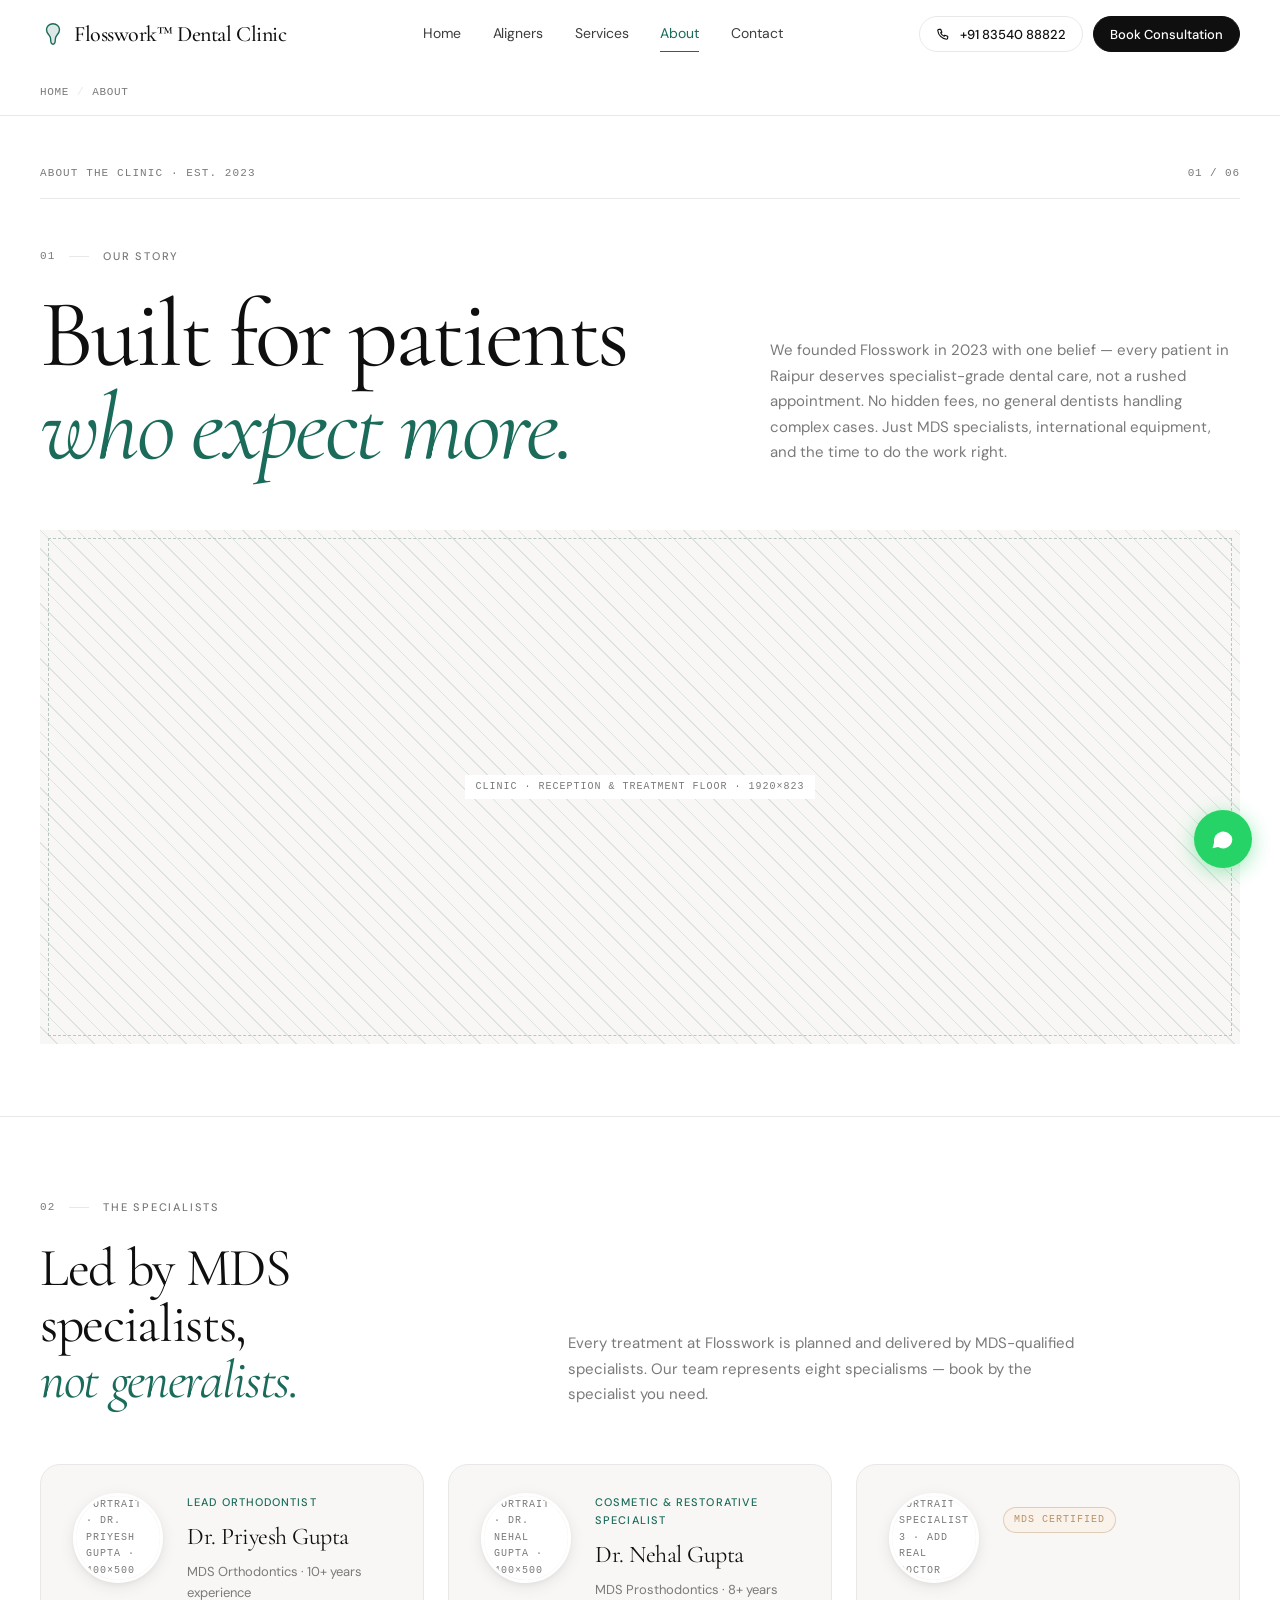
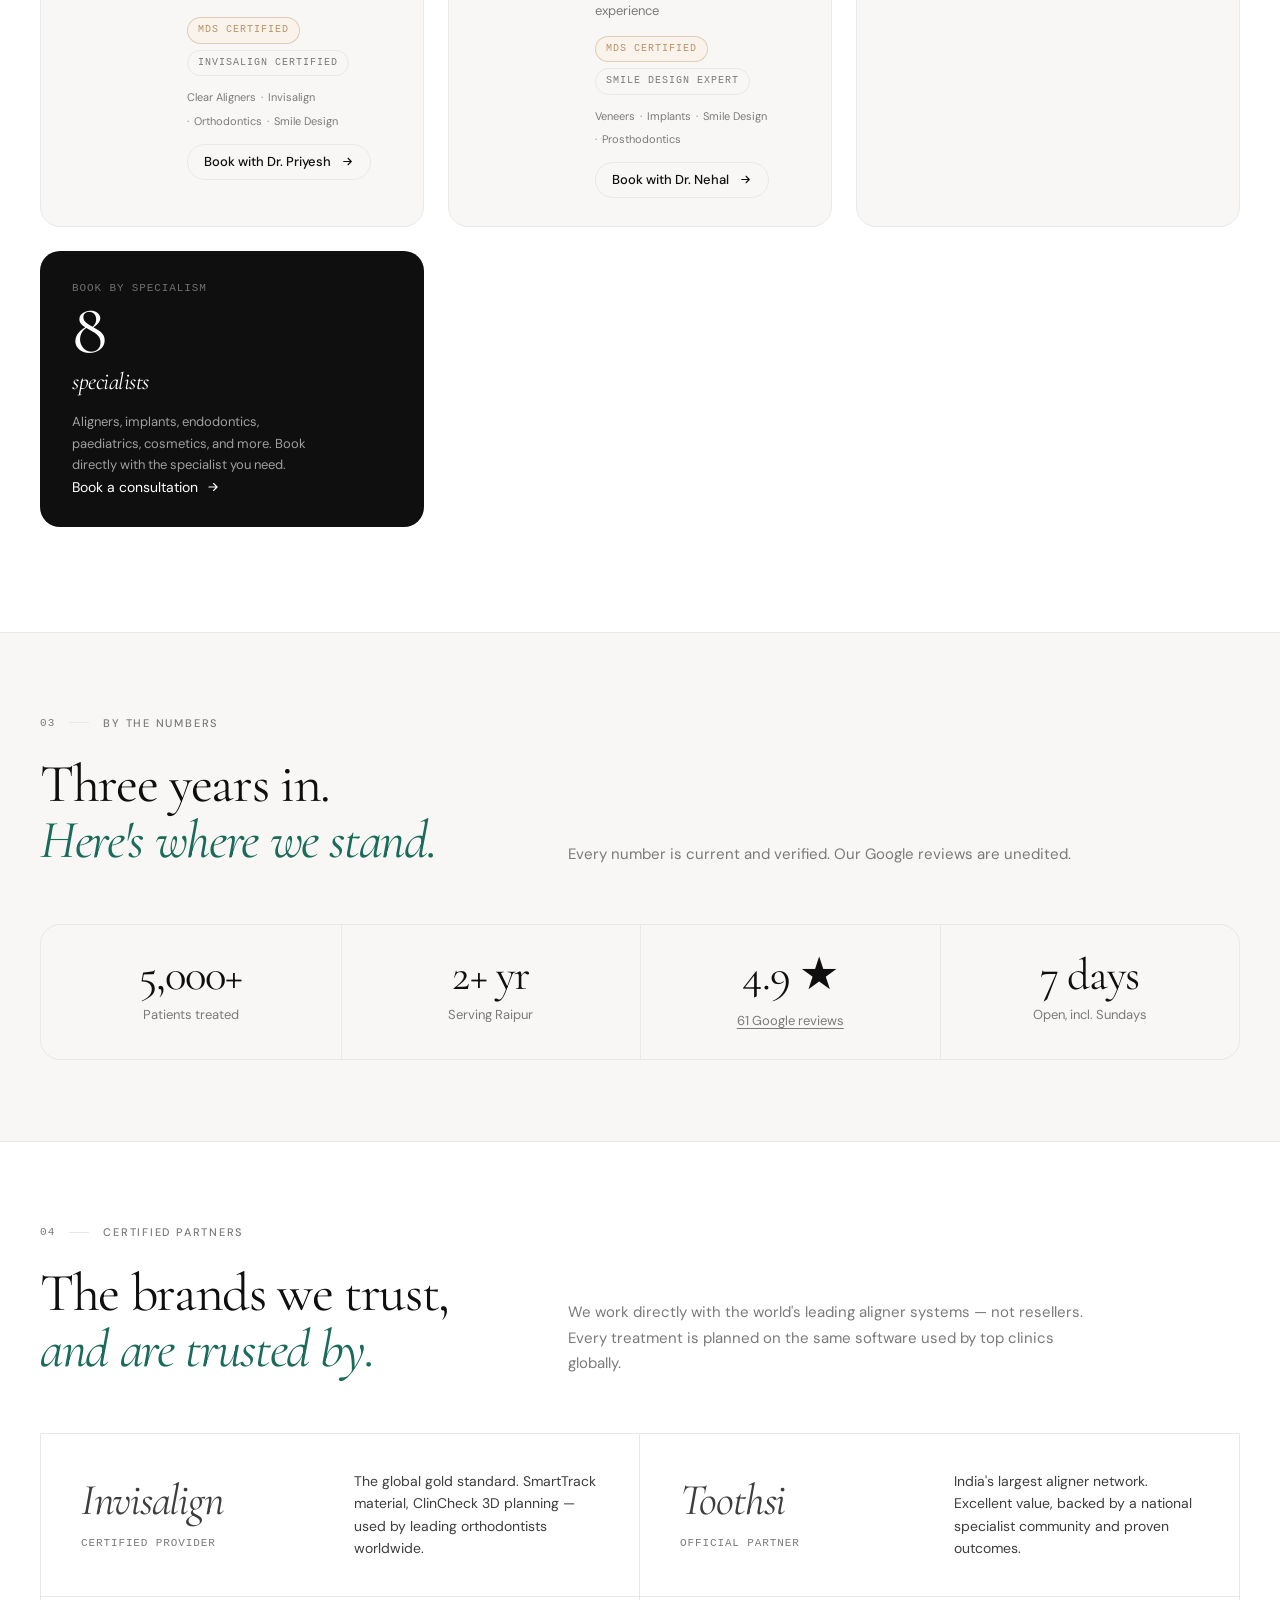
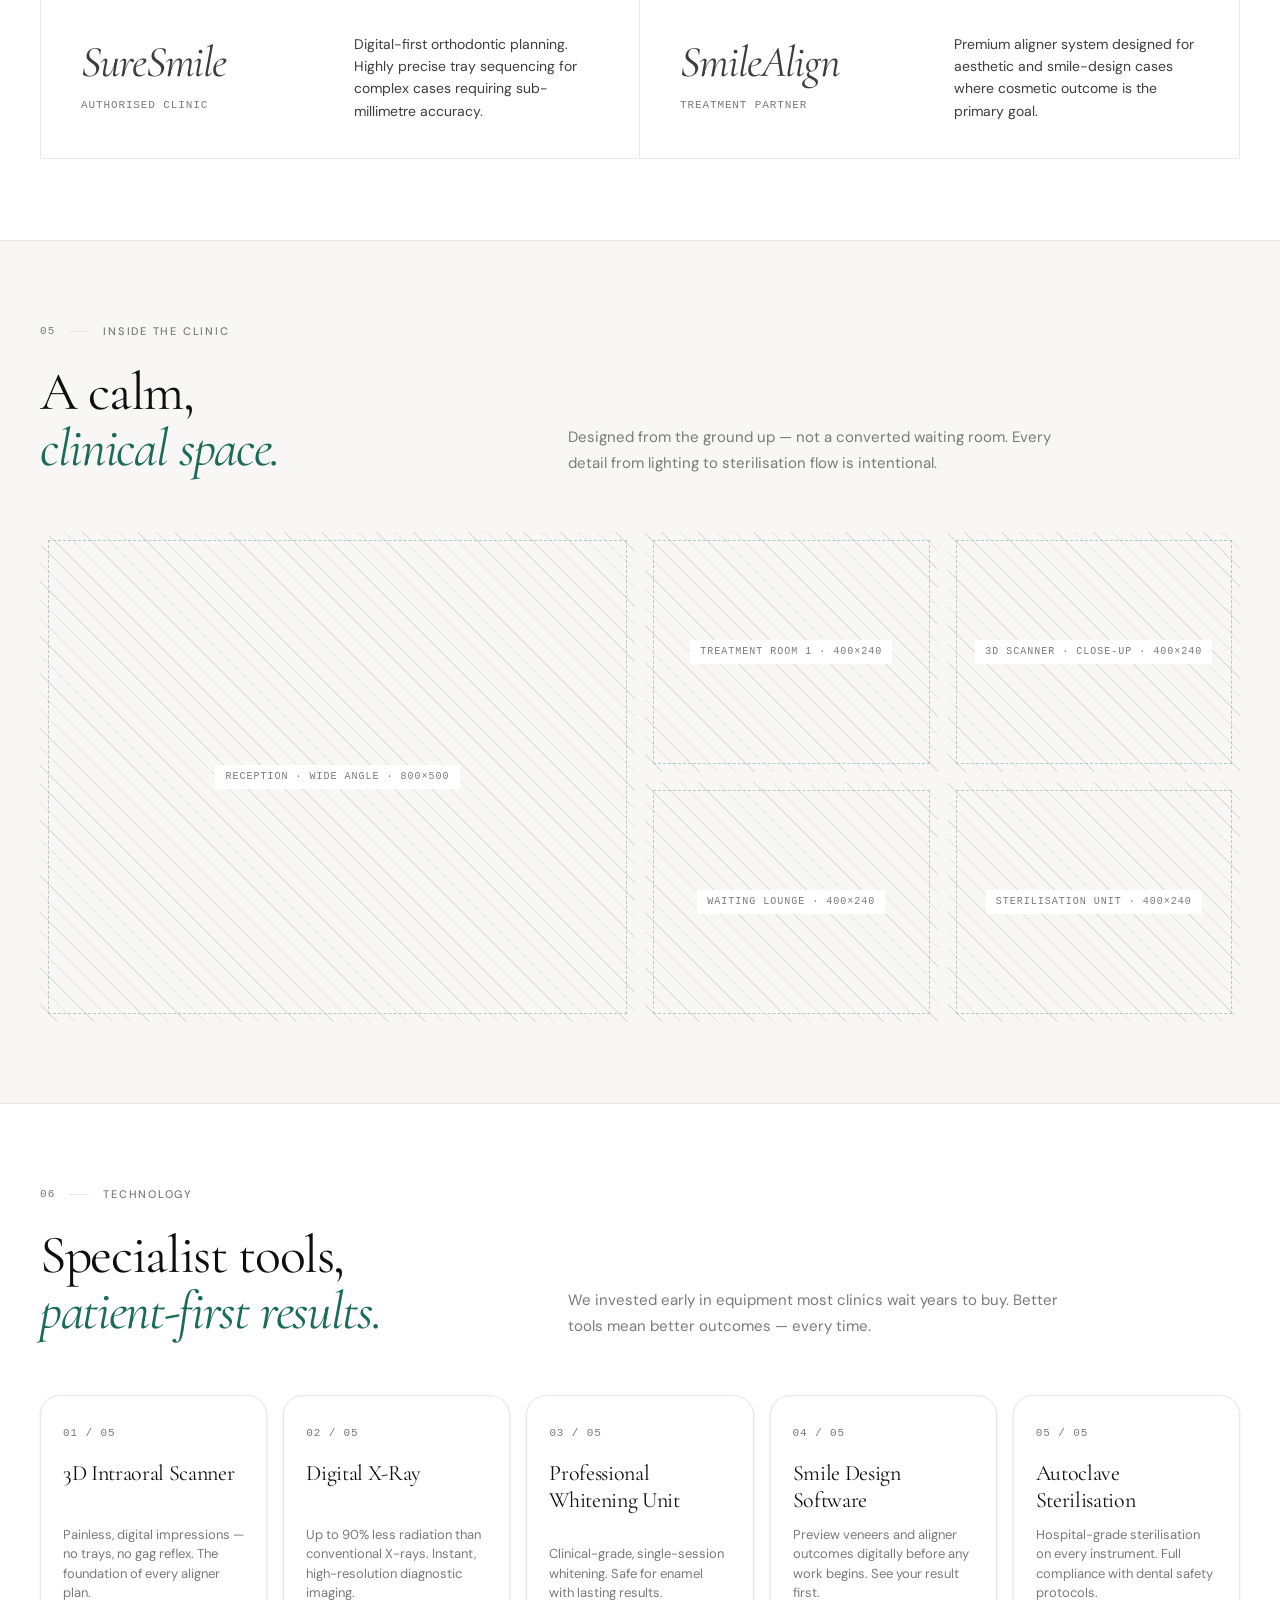
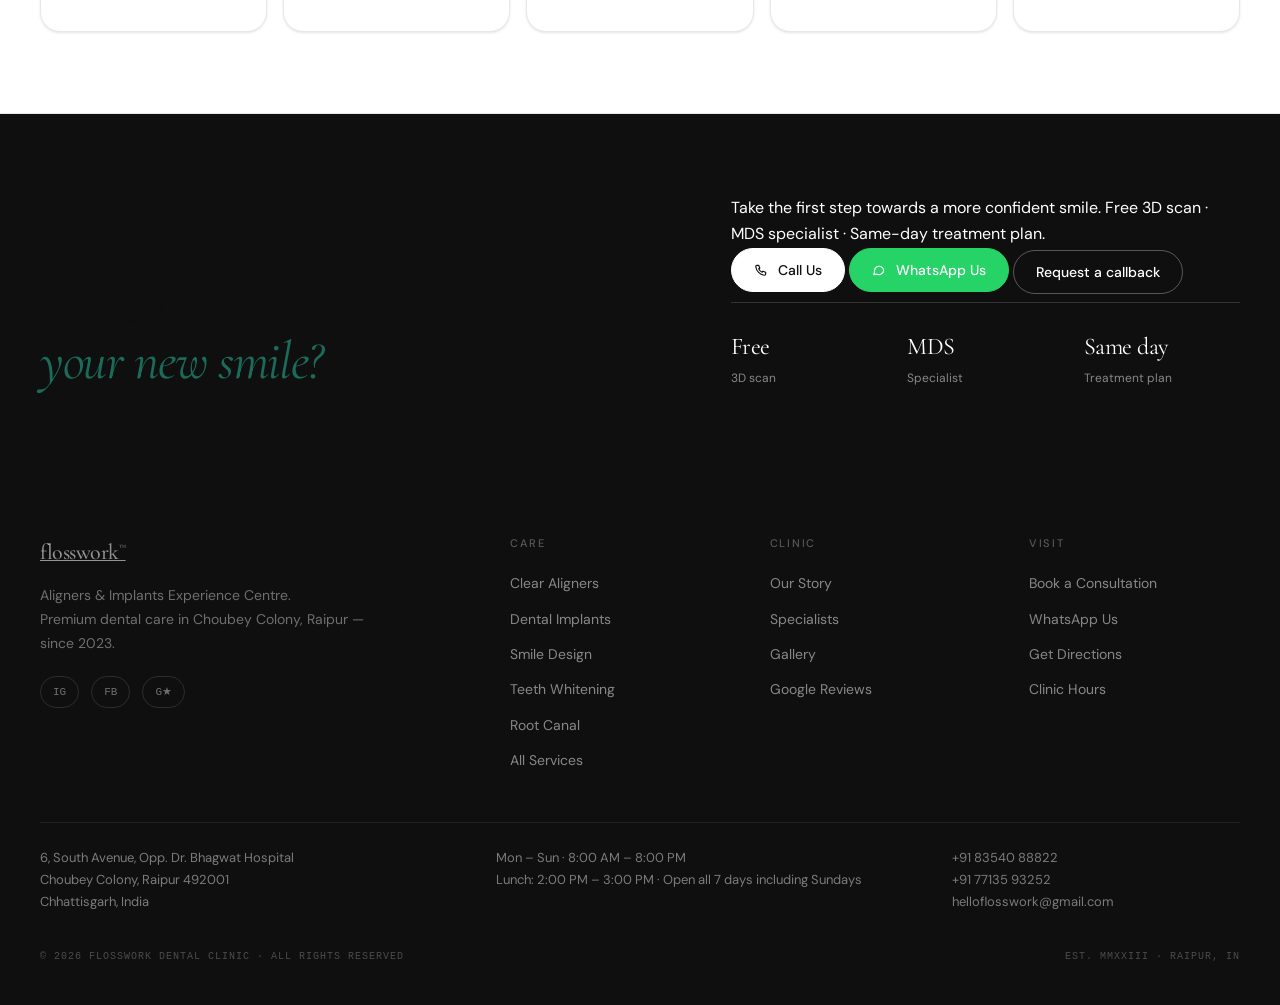
<file: about.html>
<!doctype html>
<html lang="en">
<head>
  <meta charset="utf-8">
  <meta name="viewport" content="width=device-width, initial-scale=1">
  <title>About Flosswork — MDS Specialists in Raipur | Flosswork Dental Clinic</title>
  <meta name="description" content="Meet the team behind Flosswork Dental Clinic Raipur. 8 MDS specialists, 5,000+ patients, certified Invisalign & Toothsi partner. Our story, our team, our clinic.">
  <meta name="robots" content="index, follow">
  <link rel="canonical" href="https://www.flossworkdental.com/about.html">
  <meta property="og:type" content="website">
  <meta property="og:url" content="https://www.flossworkdental.com/about.html">
  <meta property="og:title" content="About Flosswork Dental — MDS Specialists, Raipur">
  <meta property="og:description" content="8 MDS specialists, 5,000+ patients treated, certified Invisalign & Toothsi partner. Premium dental care in Raipur since 2023.">
  <meta property="og:image" content="https://www.flossworkdental.com/images/og-about.jpg">
  <link rel="preconnect" href="https://fonts.googleapis.com">
  <link rel="preconnect" href="https://fonts.gstatic.com" crossorigin>
  <link href="https://fonts.googleapis.com/css2?family=DM+Sans:opsz,wght@9..40,400;9..40,500;9..40,600&family=Cormorant+Garamond:ital,wght@0,400;0,500;1,400&display=swap" rel="stylesheet">
  <link rel="stylesheet" href="css/base.css">
</head>
<body>

<noscript><div class="noscript-banner">Please enable JavaScript. Or call <a href="tel:+918354088822">+91 83540 88822</a></div></noscript>

<!-- NAV MOUNTS — filled immediately by layout.js below -->
<header id="fw-header" role="banner"></header>
<div id="nav-mobile" role="dialog" aria-modal="true" aria-label="Navigation menu"></div>

<!-- Sync: inject nav before <main> renders -->
<script src="js/content.js"></script>
<script src="js/layout.js"></script>

<main id="main-content">

  <!-- BREADCRUMB -->
  <div style="padding:14px 0;border-bottom:1px solid var(--line)">
    <div class="wrap">
      <nav class="breadcrumb" aria-label="Breadcrumb">
        <a href="index.html">Home</a>
        <span class="breadcrumb-sep" aria-hidden="true">/</span>
        <span aria-current="page">About</span>
      </nav>
    </div>
  </div>

  <!-- § 1 HERO / STORY -->
  <section class="section section--top" aria-labelledby="about-h1" style="padding-top:48px;padding-bottom:72px">
    <div class="wrap">
      <div class="status-strip">
        <span>About the clinic · Est. 2023</span>
        <span class="mono">01 / 06</span>
      </div>
      <div class="hero-inner" style="display:grid;grid-template-columns:1.4fr 1fr;gap:72px;align-items:end;margin-bottom:56px">
        <div>
          <div class="eyebrow-row">
            <span class="eyebrow-num">01</span>
            <span class="eyebrow-rule" aria-hidden="true"></span>
            <span class="eyebrow">Our story</span>
          </div>
          <h1 id="about-h1" class="display">Built for patients<br><em>who expect more.</em></h1>
        </div>
        <div style="padding-bottom:8px">
          <p class="lead">We founded Flosswork in 2023 with one belief — every patient in Raipur deserves specialist-grade dental care, not a rushed appointment. No hidden fees, no general dentists handling complex cases. Just MDS specialists, international equipment, and the time to do the work right.</p>
        </div>
      </div>
      <!-- REPLACE: <img src="images/hero/clinic-wide.jpg" alt="Flosswork Dental Clinic reception and treatment floor, Choubey Colony Raipur" style="width:100%;aspect-ratio:21/9;object-fit:cover" loading="eager"> -->
      <div class="placeholder" style="aspect-ratio:21/9"><span>Clinic · reception &amp; treatment floor · 1920×823</span></div>
    </div>
  </section>

  <!-- § 2 DOCTORS -->
  <section class="section" id="doctors" aria-labelledby="doctors-h2" style="scroll-margin-top:var(--nav-h)">
    <div class="wrap">
      <div class="section-header">
        <div>
          <div class="eyebrow-row">
            <span class="eyebrow-num">02</span>
            <span class="eyebrow-rule" aria-hidden="true"></span>
            <span class="eyebrow">The specialists</span>
          </div>
          <h2 id="doctors-h2" class="h2">Led by MDS specialists,<br><em>not generalists.</em></h2>
        </div>
        <p class="lead">Every treatment at Flosswork is planned and delivered by MDS-qualified specialists. Our team represents eight specialisms — book by the specialist you need.</p>
      </div>

      <div class="doctors-grid">

        <!-- Dr. Priyesh -->
        <article class="doctor-card">
          <!-- REPLACE: <img src="images/doctors/dr-priyesh.jpg" alt="Dr. Priyesh Gupta, MDS Orthodontist, Lead Specialist at Flosswork Dental Raipur" class="doctor-img" loading="lazy" width="400" height="500"> -->
          <div class="placeholder doctor-img"><span>Portrait · Dr. Priyesh Gupta · 400×500</span></div>
          <div class="doctor-body">
            <p class="doctor-role">Lead Orthodontist</p>
            <h3 class="doctor-name">Dr. Priyesh Gupta</h3>
            <p class="doctor-qual">MDS Orthodontics · 10+ years experience</p>
            <div class="doctor-badges" aria-label="Qualifications and certifications">
              <span class="badge badge--gold">MDS Certified</span>
              <span class="badge">Invisalign Certified</span>
            </div>
            <div class="doctor-tags" aria-label="Specialisms">
              <span class="doctor-tag">Clear Aligners</span>
              <span class="doctor-tag">Invisalign</span>
              <span class="doctor-tag">Orthodontics</span>
              <span class="doctor-tag">Smile Design</span>
            </div>
            <div class="doctor-cta">
              <a href="https://wa.me/918354088822?text=Hi%2C+I%27d+like+to+book+a+consultation+with+Dr.+Priyesh+Gupta+at+Flosswork."
                 class="btn btn--ghost btn--sm" target="_blank" rel="noopener noreferrer" data-track="wa_click">
                Book with Dr. Priyesh
                <svg width="13" height="13" viewBox="0 0 24 24" fill="none" stroke="currentColor" stroke-width="2" stroke-linecap="round" stroke-linejoin="round" aria-hidden="true"><path d="M5 12h14M13 6l6 6-6 6"/></svg>
              </a>
            </div>
          </div>
        </article>

        <!-- Dr. Nehal -->
        <article class="doctor-card">
          <!-- REPLACE: <img src="images/doctors/dr-nehal.jpg" alt="Dr. Nehal Gupta, MDS Prosthodontist, Cosmetic Specialist at Flosswork Dental Raipur" class="doctor-img" loading="lazy" width="400" height="500"> -->
          <div class="placeholder doctor-img"><span>Portrait · Dr. Nehal Gupta · 400×500</span></div>
          <div class="doctor-body">
            <p class="doctor-role">Cosmetic &amp; Restorative Specialist</p>
            <h3 class="doctor-name">Dr. Nehal Gupta</h3>
            <p class="doctor-qual">MDS Prosthodontics · 8+ years experience</p>
            <div class="doctor-badges" aria-label="Qualifications and certifications">
              <span class="badge badge--gold">MDS Certified</span>
              <span class="badge">Smile Design Expert</span>
            </div>
            <div class="doctor-tags" aria-label="Specialisms">
              <span class="doctor-tag">Veneers</span>
              <span class="doctor-tag">Implants</span>
              <span class="doctor-tag">Smile Design</span>
              <span class="doctor-tag">Prosthodontics</span>
            </div>
            <div class="doctor-cta">
              <a href="https://wa.me/918354088822?text=Hi%2C+I%27d+like+to+book+a+consultation+with+Dr.+Nehal+Gupta+at+Flosswork."
                 class="btn btn--ghost btn--sm" target="_blank" rel="noopener noreferrer" data-track="wa_click">
                Book with Dr. Nehal
                <svg width="13" height="13" viewBox="0 0 24 24" fill="none" stroke="currentColor" stroke-width="2" stroke-linecap="round" stroke-linejoin="round" aria-hidden="true"><path d="M5 12h14M13 6l6 6-6 6"/></svg>
              </a>
            </div>
          </div>
        </article>

        <!-- Placeholder doctor card — add real doctors as team grows -->
        <!-- Pattern: copy article.doctor-card block, update name/role/qual/badges/tags/wa_msg -->
        <!-- PLACEHOLDER CARD 3 -->
        <article class="doctor-card">
          <div class="placeholder doctor-img"><span>Portrait · Specialist 3 · Add real doctor</span></div>
          <div class="doctor-body">
            <p class="doctor-role"><!-- REPLACE: e.g. Endodontist --></p>
            <h3 class="doctor-name"><!-- REPLACE: Dr. Name --></h3>
            <p class="doctor-qual"><!-- REPLACE: MDS Endodontics · X years --></p>
            <div class="doctor-badges">
              <span class="badge badge--gold">MDS Certified</span>
            </div>
          </div>
        </article>

        <!-- Team CTA -->
        <a href="contact.html" class="doctor-cta-card" aria-label="Book a consultation — choose your specialist on WhatsApp">
          <span class="mono" style="color:rgba(255,255,255,.4)">Book by specialism</span>
          <div>
            <div class="doctor-cta-num">8</div>
            <div class="doctor-cta-label">specialists</div>
            <p class="doctor-cta-desc">Aligners, implants, endodontics, paediatrics, cosmetics, and more. Book directly with the specialist you need.</p>
          </div>
          <span style="display:inline-flex;align-items:center;gap:8px;font-size:14px">
            Book a consultation
            <svg width="14" height="14" viewBox="0 0 24 24" fill="none" stroke="currentColor" stroke-width="2" stroke-linecap="round" stroke-linejoin="round" aria-hidden="true"><path d="M5 12h14M13 6l6 6-6 6"/></svg>
          </span>
        </a>

      </div>
    </div>
  </section>

  <!-- § 3 BY THE NUMBERS -->
  <section class="section section--paper" aria-labelledby="numbers-h2">
    <div class="wrap">
      <div class="section-header">
        <div>
          <div class="eyebrow-row">
            <span class="eyebrow-num">03</span>
            <span class="eyebrow-rule" aria-hidden="true"></span>
            <span class="eyebrow">By the numbers</span>
          </div>
          <h2 id="numbers-h2" class="h2">Three years in.<br><em>Here's where we stand.</em></h2>
        </div>
        <p class="lead">Every number is current and verified. Our Google reviews are unedited.</p>
      </div>

      <div style="display:grid;grid-template-columns:repeat(4,1fr);border-top:1px solid var(--line);border-bottom:1px solid var(--line)" class="stats-strip">
        <div class="stat-item">
          <span class="stat-value">5,000+</span>
          <span class="stat-label">Patients treated</span>
        </div>
        <div class="stat-item">
          <span class="stat-value">2+ yr</span>
          <span class="stat-label">Serving Raipur</span>
        </div>
        <div class="stat-item">
          <a href="https://share.google/SbuT7Ec2s7Q5kgoFc" target="_blank" rel="noopener noreferrer" style="display:flex;flex-direction:column;gap:6px;text-decoration:none;color:inherit">
            <span class="stat-value">4.9 ★</span>
            <span class="stat-label" style="text-decoration:underline;text-underline-offset:3px">61 Google reviews</span>
          </a>
        </div>
        <div class="stat-item">
          <span class="stat-value">7 days</span>
          <span class="stat-label">Open, incl. Sundays</span>
        </div>
      </div>
    </div>
  </section>

  <!-- § 4 PARTNER BRANDS -->
  <section class="section" id="partners" aria-labelledby="partners-h2">
    <div class="wrap">
      <div class="section-header">
        <div>
          <div class="eyebrow-row">
            <span class="eyebrow-num">04</span>
            <span class="eyebrow-rule" aria-hidden="true"></span>
            <span class="eyebrow">Certified partners</span>
          </div>
          <h2 id="partners-h2" class="h2">The brands we trust,<br><em>and are trusted by.</em></h2>
        </div>
        <p class="lead">We work directly with the world's leading aligner systems — not resellers. Every treatment is planned on the same software used by top clinics globally.</p>
      </div>

      <div style="display:grid;grid-template-columns:repeat(2,1fr);gap:0;border:1px solid var(--line)">
        <div style="padding:36px 40px;border-right:1px solid var(--line);border-bottom:1px solid var(--line);display:grid;grid-template-columns:1fr 1fr;gap:28px;align-items:center">
          <div>
            <span style="font-family:var(--serif);font-size:44px;letter-spacing:-.025em;font-style:italic;line-height:1;display:block">Invisalign</span>
            <span class="mono" style="display:block;margin-top:12px">Certified Provider</span>
          </div>
          <p style="font-size:14px;color:var(--ink-soft);line-height:1.6">The global gold standard. SmartTrack material, ClinCheck 3D planning — used by leading orthodontists worldwide.</p>
        </div>
        <div style="padding:36px 40px;border-bottom:1px solid var(--line);display:grid;grid-template-columns:1fr 1fr;gap:28px;align-items:center">
          <div>
            <span style="font-family:var(--serif);font-size:44px;letter-spacing:-.025em;font-style:italic;line-height:1;display:block">Toothsi</span>
            <span class="mono" style="display:block;margin-top:12px">Official Partner</span>
          </div>
          <p style="font-size:14px;color:var(--ink-soft);line-height:1.6">India's largest aligner network. Excellent value, backed by a national specialist community and proven outcomes.</p>
        </div>
        <div style="padding:36px 40px;border-right:1px solid var(--line);display:grid;grid-template-columns:1fr 1fr;gap:28px;align-items:center">
          <div>
            <span style="font-family:var(--serif);font-size:44px;letter-spacing:-.025em;font-style:italic;line-height:1;display:block">SureSmile</span>
            <span class="mono" style="display:block;margin-top:12px">Authorised Clinic</span>
          </div>
          <p style="font-size:14px;color:var(--ink-soft);line-height:1.6">Digital-first orthodontic planning. Highly precise tray sequencing for complex cases requiring sub-millimetre accuracy.</p>
        </div>
        <div style="padding:36px 40px;display:grid;grid-template-columns:1fr 1fr;gap:28px;align-items:center">
          <div>
            <span style="font-family:var(--serif);font-size:44px;letter-spacing:-.025em;font-style:italic;line-height:1;display:block">SmileAlign</span>
            <span class="mono" style="display:block;margin-top:12px">Treatment Partner</span>
          </div>
          <p style="font-size:14px;color:var(--ink-soft);line-height:1.6">Premium aligner system designed for aesthetic and smile-design cases where cosmetic outcome is the primary goal.</p>
        </div>
      </div>
    </div>
  </section>

  <!-- § 5 CLINIC SHOWCASE -->
  <section class="section section--paper" id="gallery" aria-labelledby="showcase-h2" style="scroll-margin-top:var(--nav-h)">
    <div class="wrap">
      <div class="section-header">
        <div>
          <div class="eyebrow-row">
            <span class="eyebrow-num">05</span>
            <span class="eyebrow-rule" aria-hidden="true"></span>
            <span class="eyebrow">Inside the clinic</span>
          </div>
          <h2 id="showcase-h2" class="h2">A calm,<br><em>clinical space.</em></h2>
        </div>
        <p class="lead">Designed from the ground up — not a converted waiting room. Every detail from lighting to sterilisation flow is intentional.</p>
      </div>

      <!-- REPLACE placeholders with real <img> tags. Each needs alt text, loading="lazy", width, height -->
      <div class="showcase-grid">
        <div class="span2"><div class="placeholder" style="height:100%"><span>Reception · wide angle · 800×500</span></div></div>
        <div><div class="placeholder" style="height:100%"><span>Treatment room 1 · 400×240</span></div></div>
        <div><div class="placeholder" style="height:100%"><span>3D Scanner · close-up · 400×240</span></div></div>
        <div><div class="placeholder" style="height:100%"><span>Waiting lounge · 400×240</span></div></div>
        <div><div class="placeholder" style="height:100%"><span>Sterilisation unit · 400×240</span></div></div>
      </div>
    </div>
  </section>

  <!-- § 6 EQUIPMENT -->
  <section class="section" aria-labelledby="equip-h2">
    <div class="wrap">
      <div class="section-header">
        <div>
          <div class="eyebrow-row">
            <span class="eyebrow-num">06</span>
            <span class="eyebrow-rule" aria-hidden="true"></span>
            <span class="eyebrow">Technology</span>
          </div>
          <h2 id="equip-h2" class="h2">Specialist tools,<br><em>patient-first results.</em></h2>
        </div>
        <p class="lead">We invested early in equipment most clinics wait years to buy. Better tools mean better outcomes — every time.</p>
      </div>

      <div class="equipment-grid">
        <div class="equipment-card">
          <span class="equipment-idx mono">01 / 05</span>
          <h3 class="equipment-name">3D Intraoral Scanner</h3>
          <p class="equipment-desc">Painless, digital impressions — no trays, no gag reflex. The foundation of every aligner plan.</p>
        </div>
        <div class="equipment-card">
          <span class="equipment-idx mono">02 / 05</span>
          <h3 class="equipment-name">Digital X-Ray</h3>
          <p class="equipment-desc">Up to 90% less radiation than conventional X-rays. Instant, high-resolution diagnostic imaging.</p>
        </div>
        <div class="equipment-card">
          <span class="equipment-idx mono">03 / 05</span>
          <h3 class="equipment-name">Professional Whitening Unit</h3>
          <p class="equipment-desc">Clinical-grade, single-session whitening. Safe for enamel with lasting results.</p>
        </div>
        <div class="equipment-card">
          <span class="equipment-idx mono">04 / 05</span>
          <h3 class="equipment-name">Smile Design Software</h3>
          <p class="equipment-desc">Preview veneers and aligner outcomes digitally before any work begins. See your result first.</p>
        </div>
        <div class="equipment-card">
          <span class="equipment-idx mono">05 / 05</span>
          <h3 class="equipment-name">Autoclave Sterilisation</h3>
          <p class="equipment-desc">Hospital-grade sterilisation on every instrument. Full compliance with dental safety protocols.</p>
        </div>
      </div>
    </div>
  </section>

  <!-- CTA MOUNT — layout.js injects the standard CTA here -->
  <div id="fw-cta-mount"></div>

</main>

<div id="fw-footer">
  <noscript><footer style="background:#f9f8f6;border-top:1px solid #e0e6e6;padding:40px 20px;font-size:13px;color:#3d4a4a"><strong>Flosswork Dental Clinic</strong><br>6, South Avenue, Opp. Dr. Bhagwat Hospital, Choubey Colony, Raipur 492001<br>Phone: <a href="tel:+918354088822">+91 83540 88822</a> | Hours: Mon–Sun 8:00 AM – 8:00 PM</footer></noscript>
</div>

<script defer src="js/components.js"></script>
<script defer src="js/floats.js"></script>
<script defer src="js/tracking.js"></script>
</body>
</html>
</file>
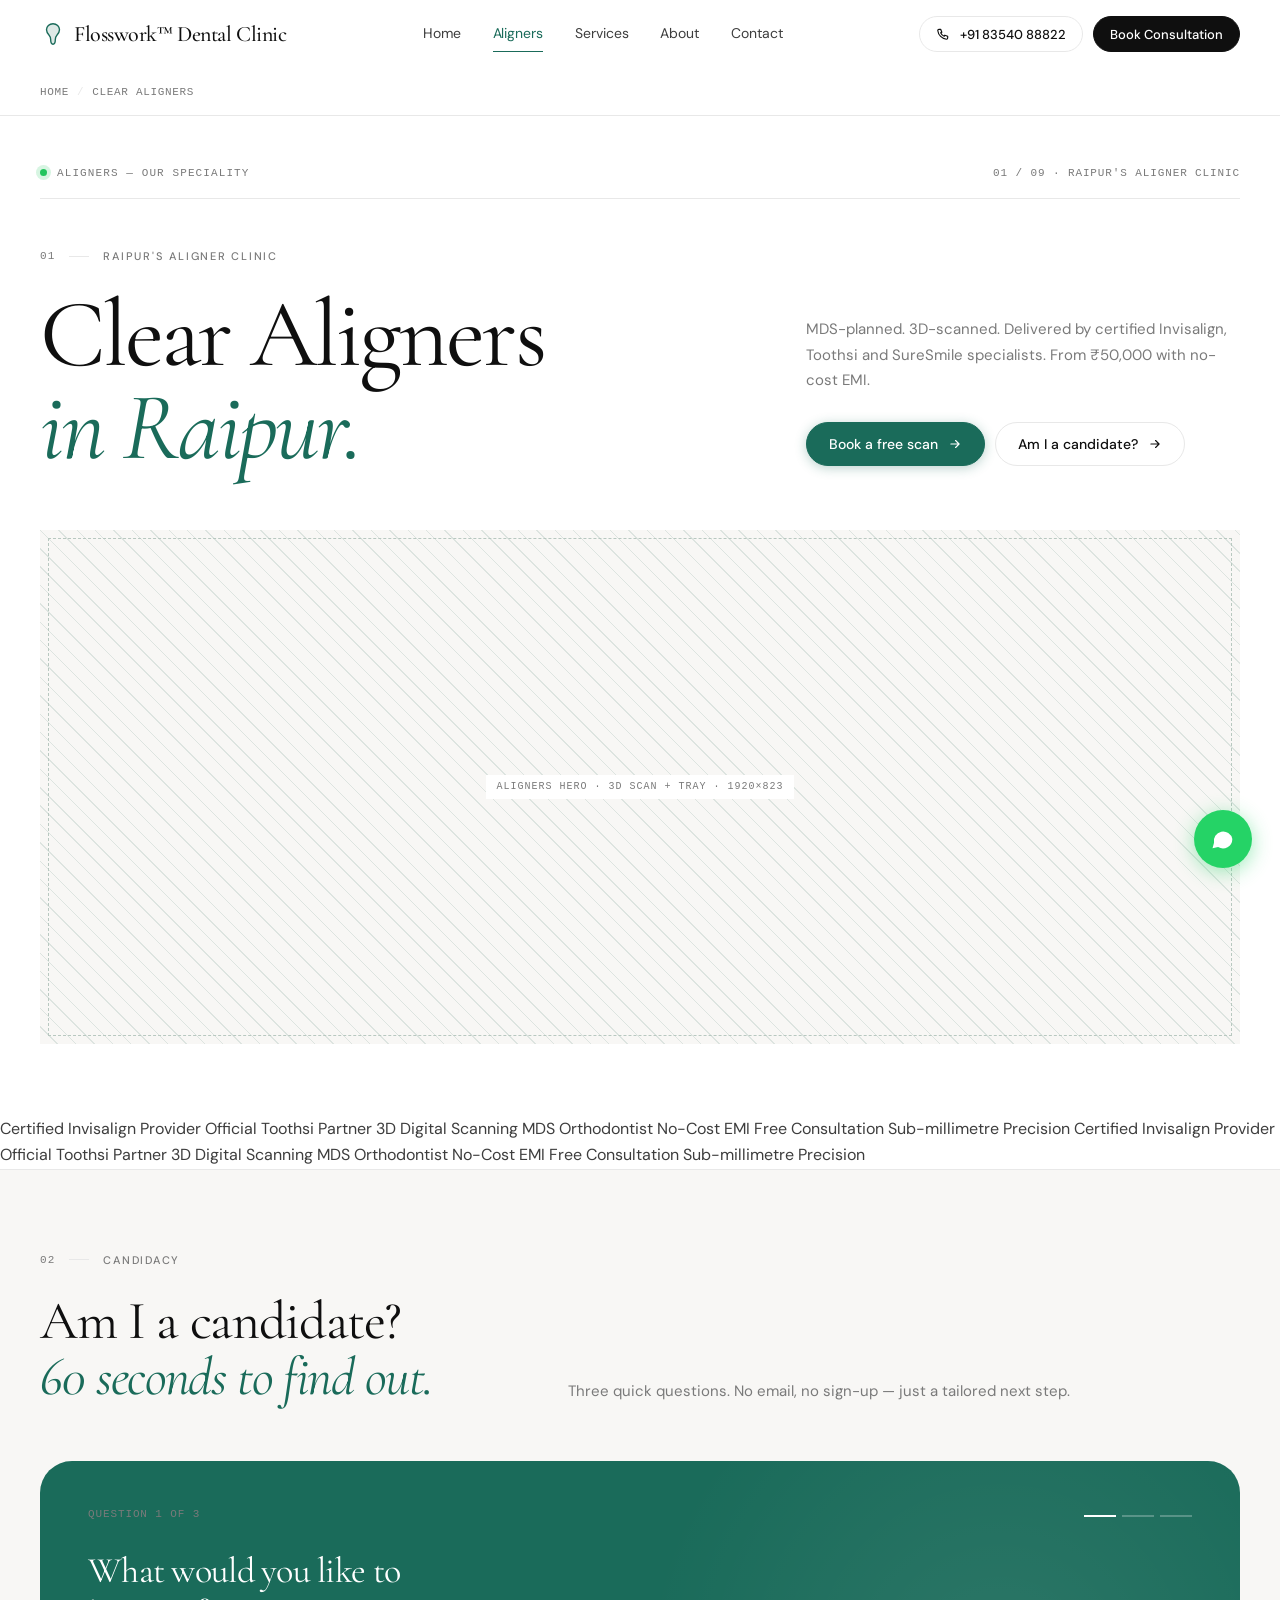
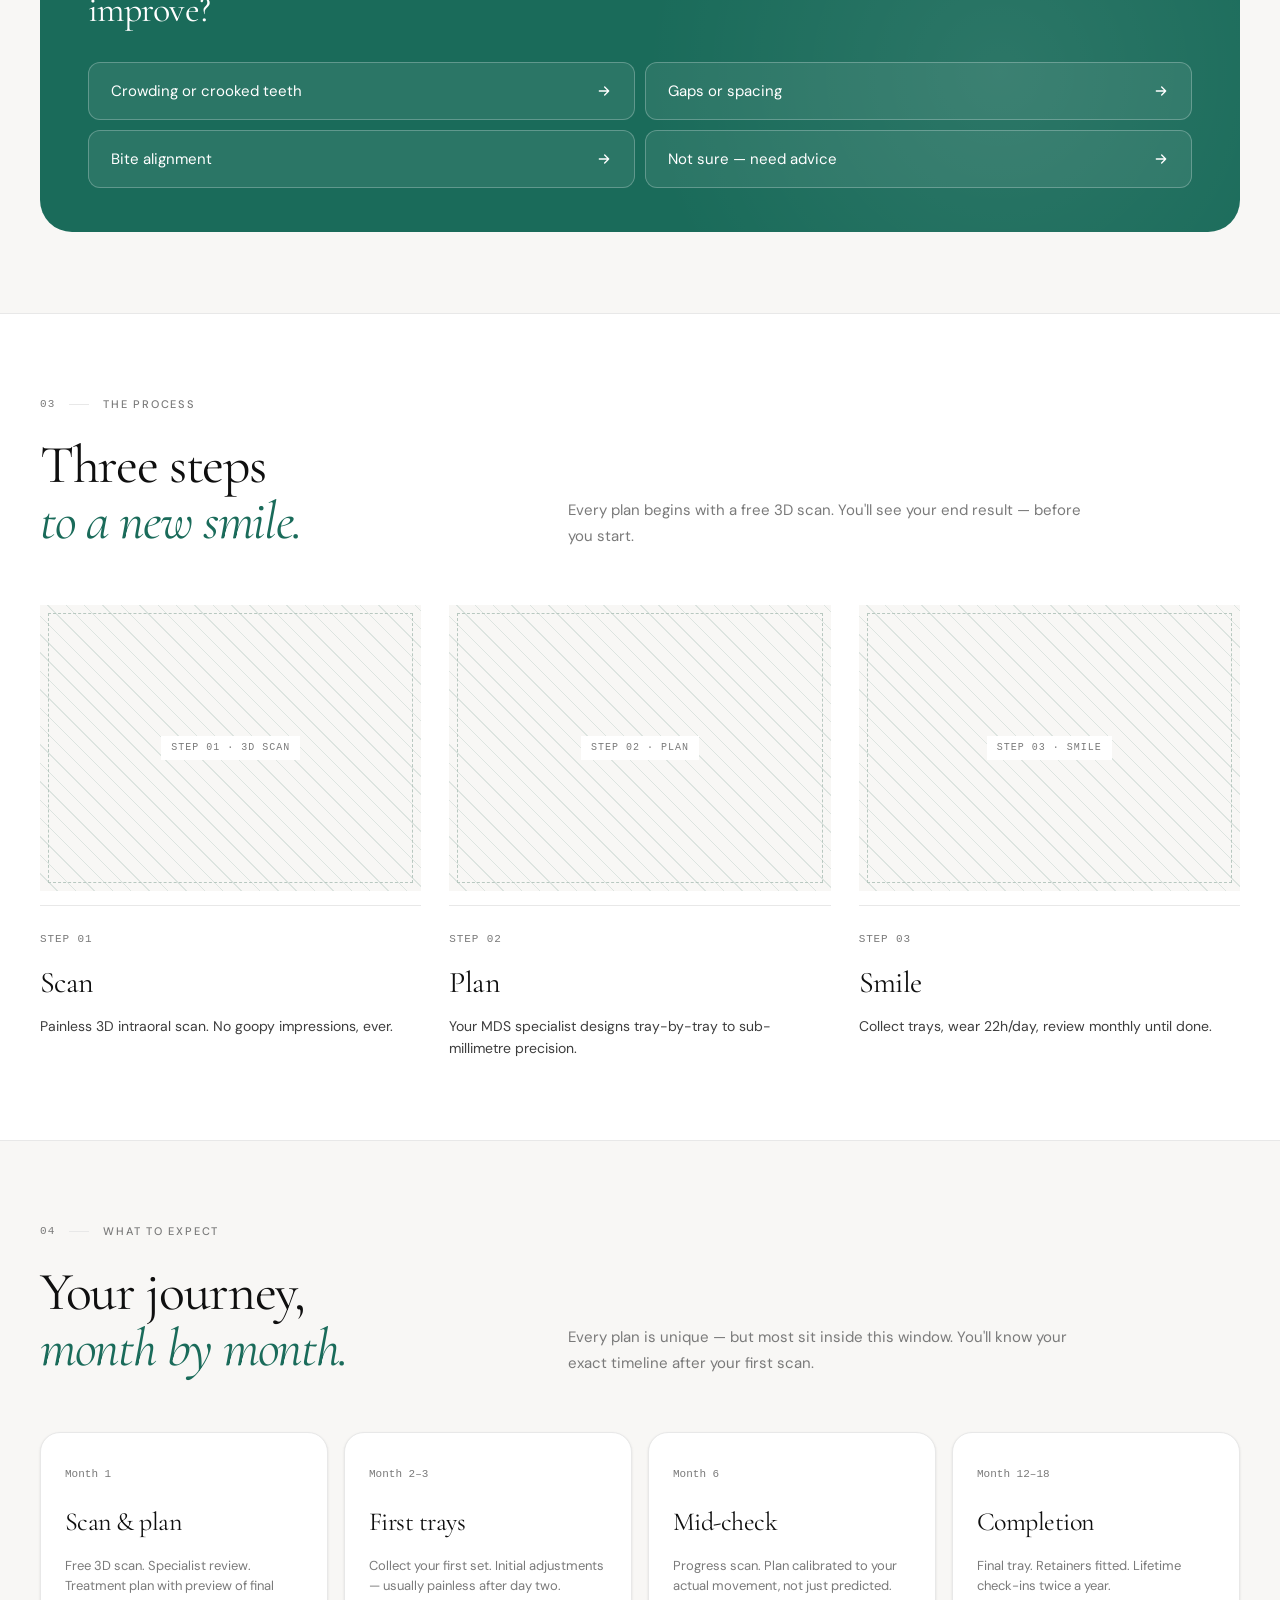
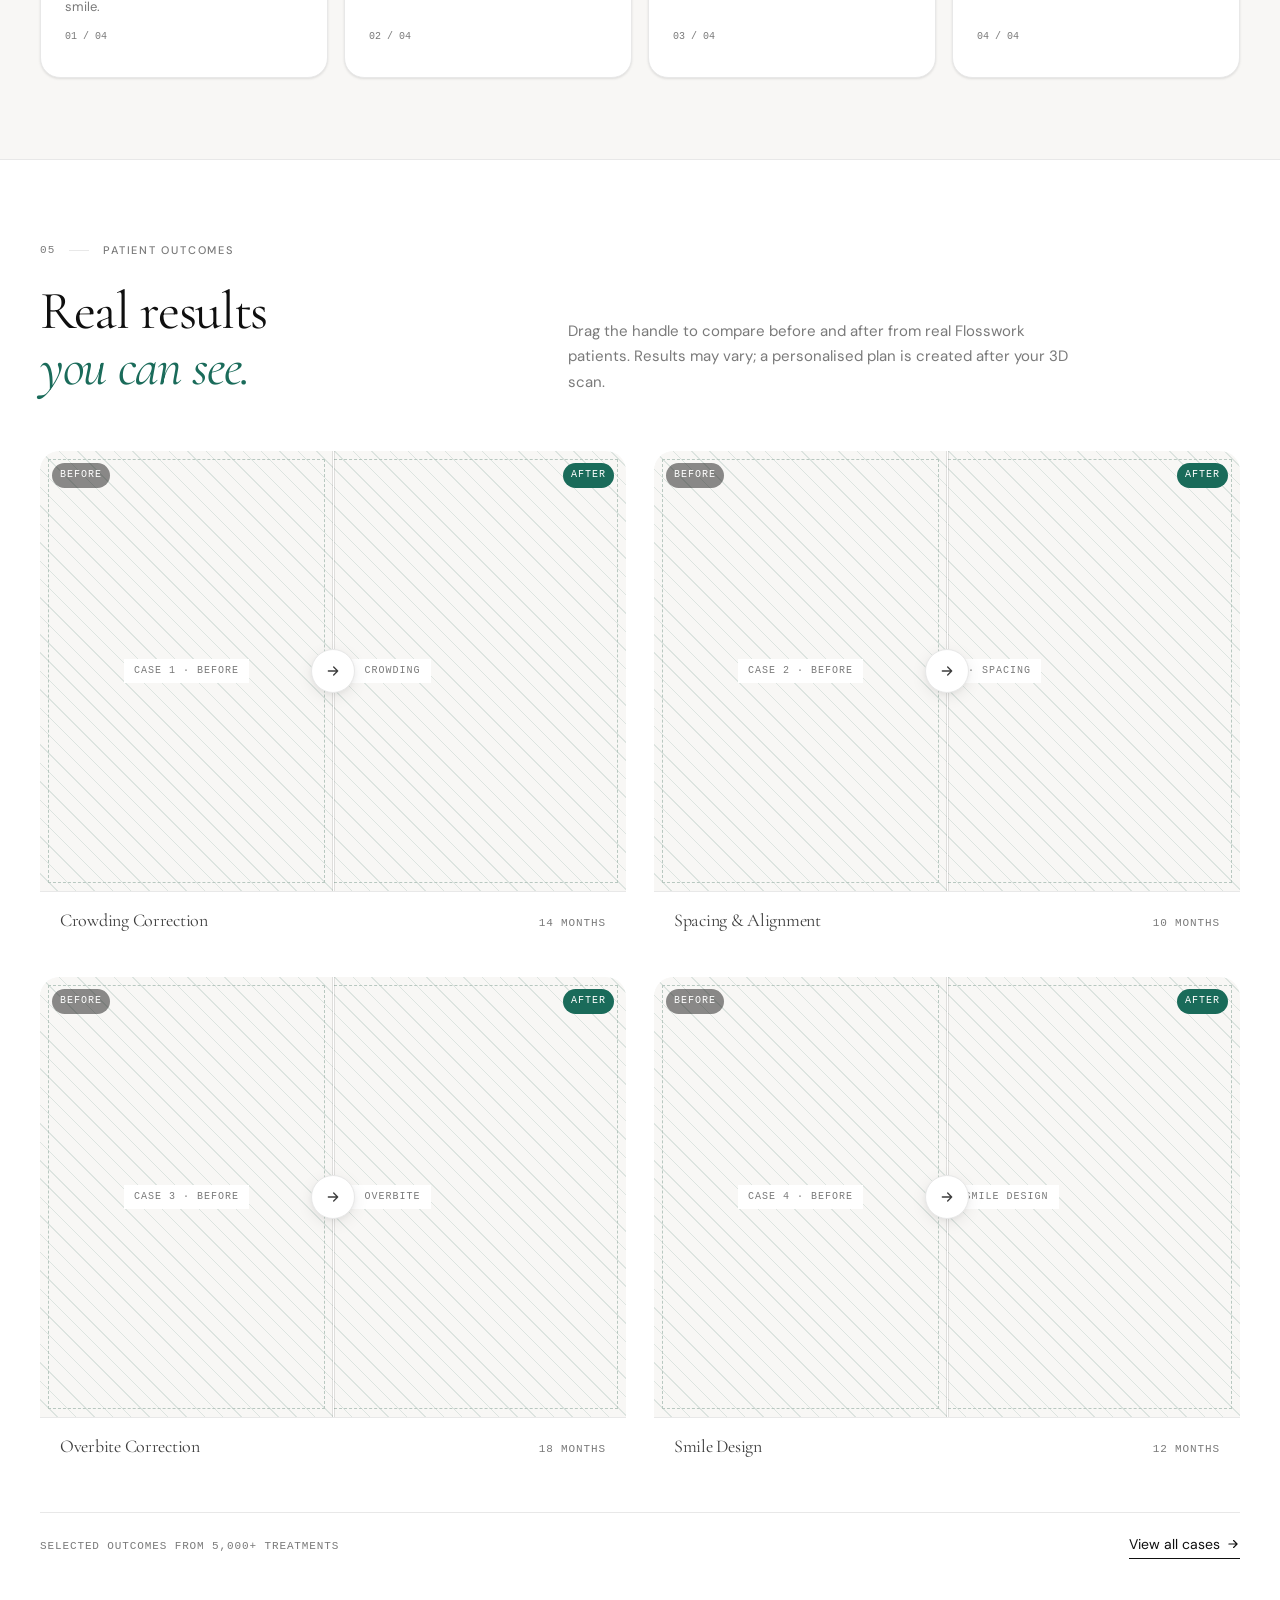
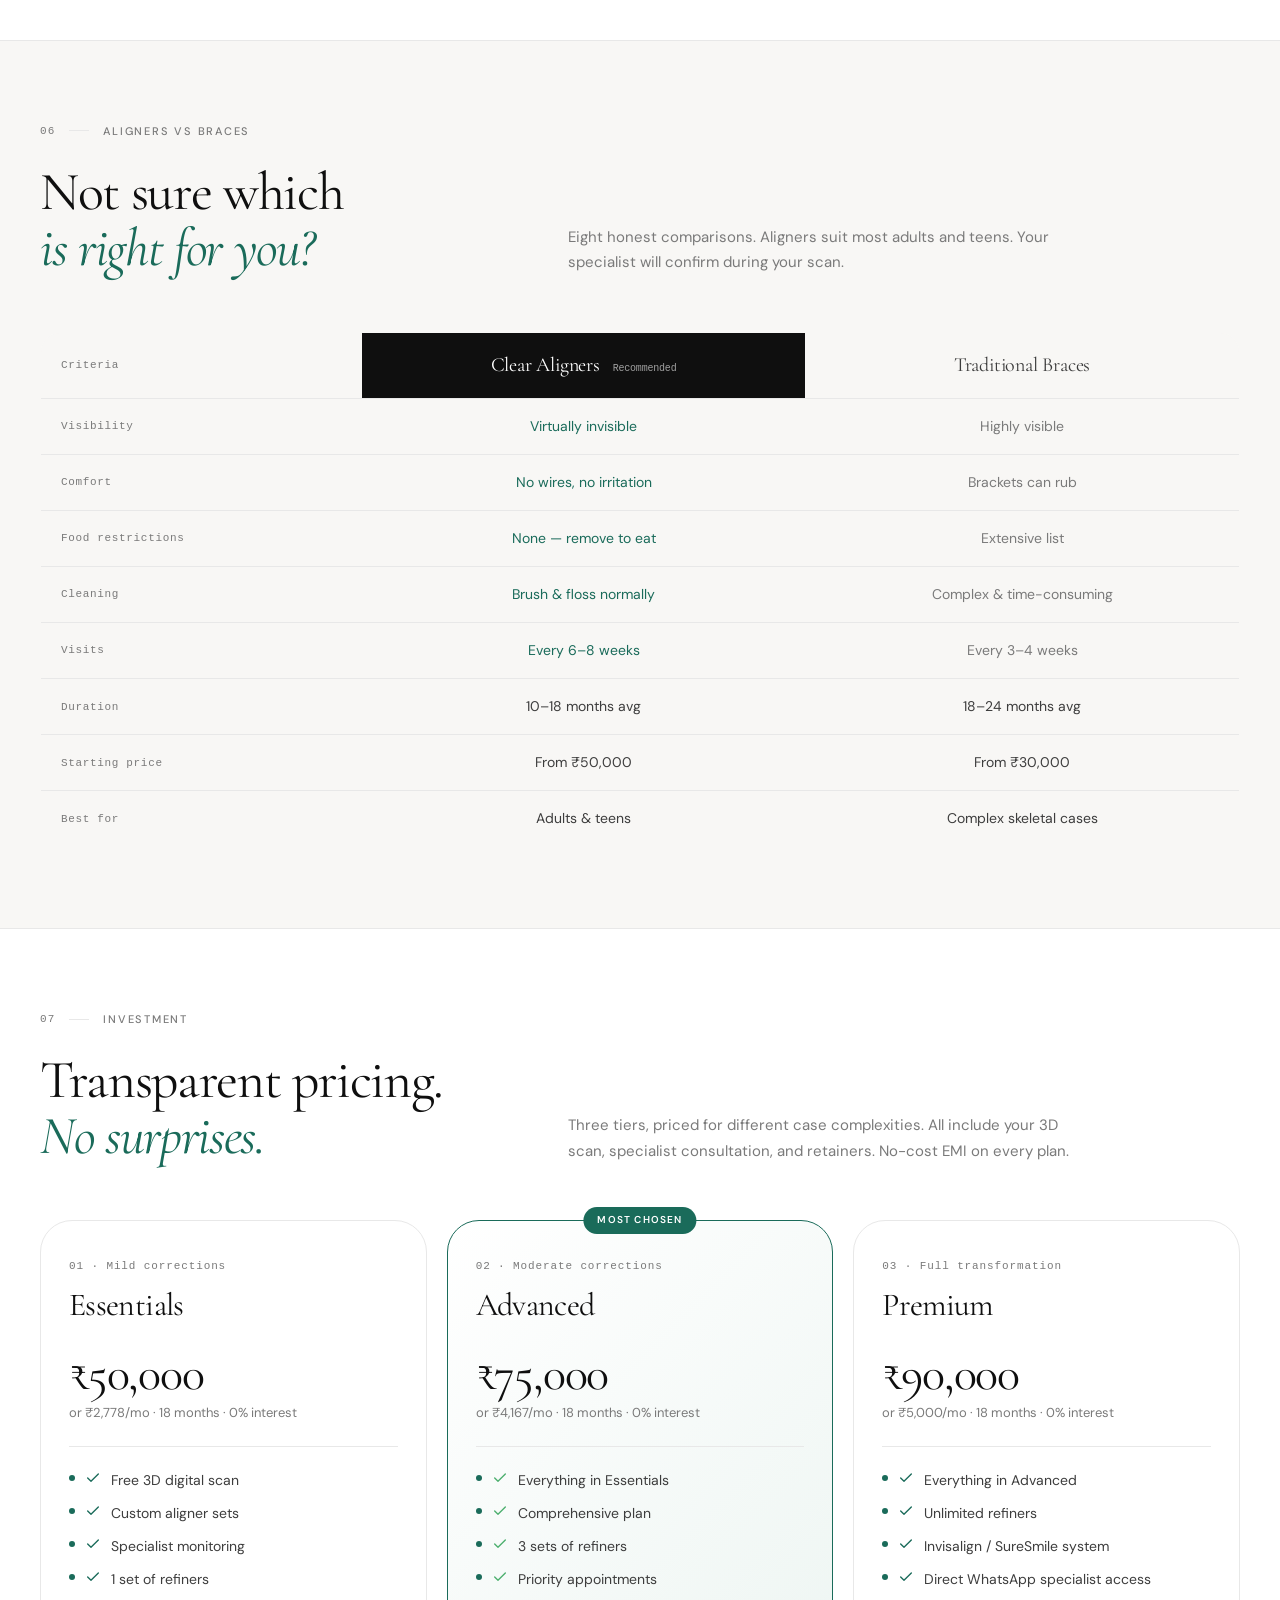
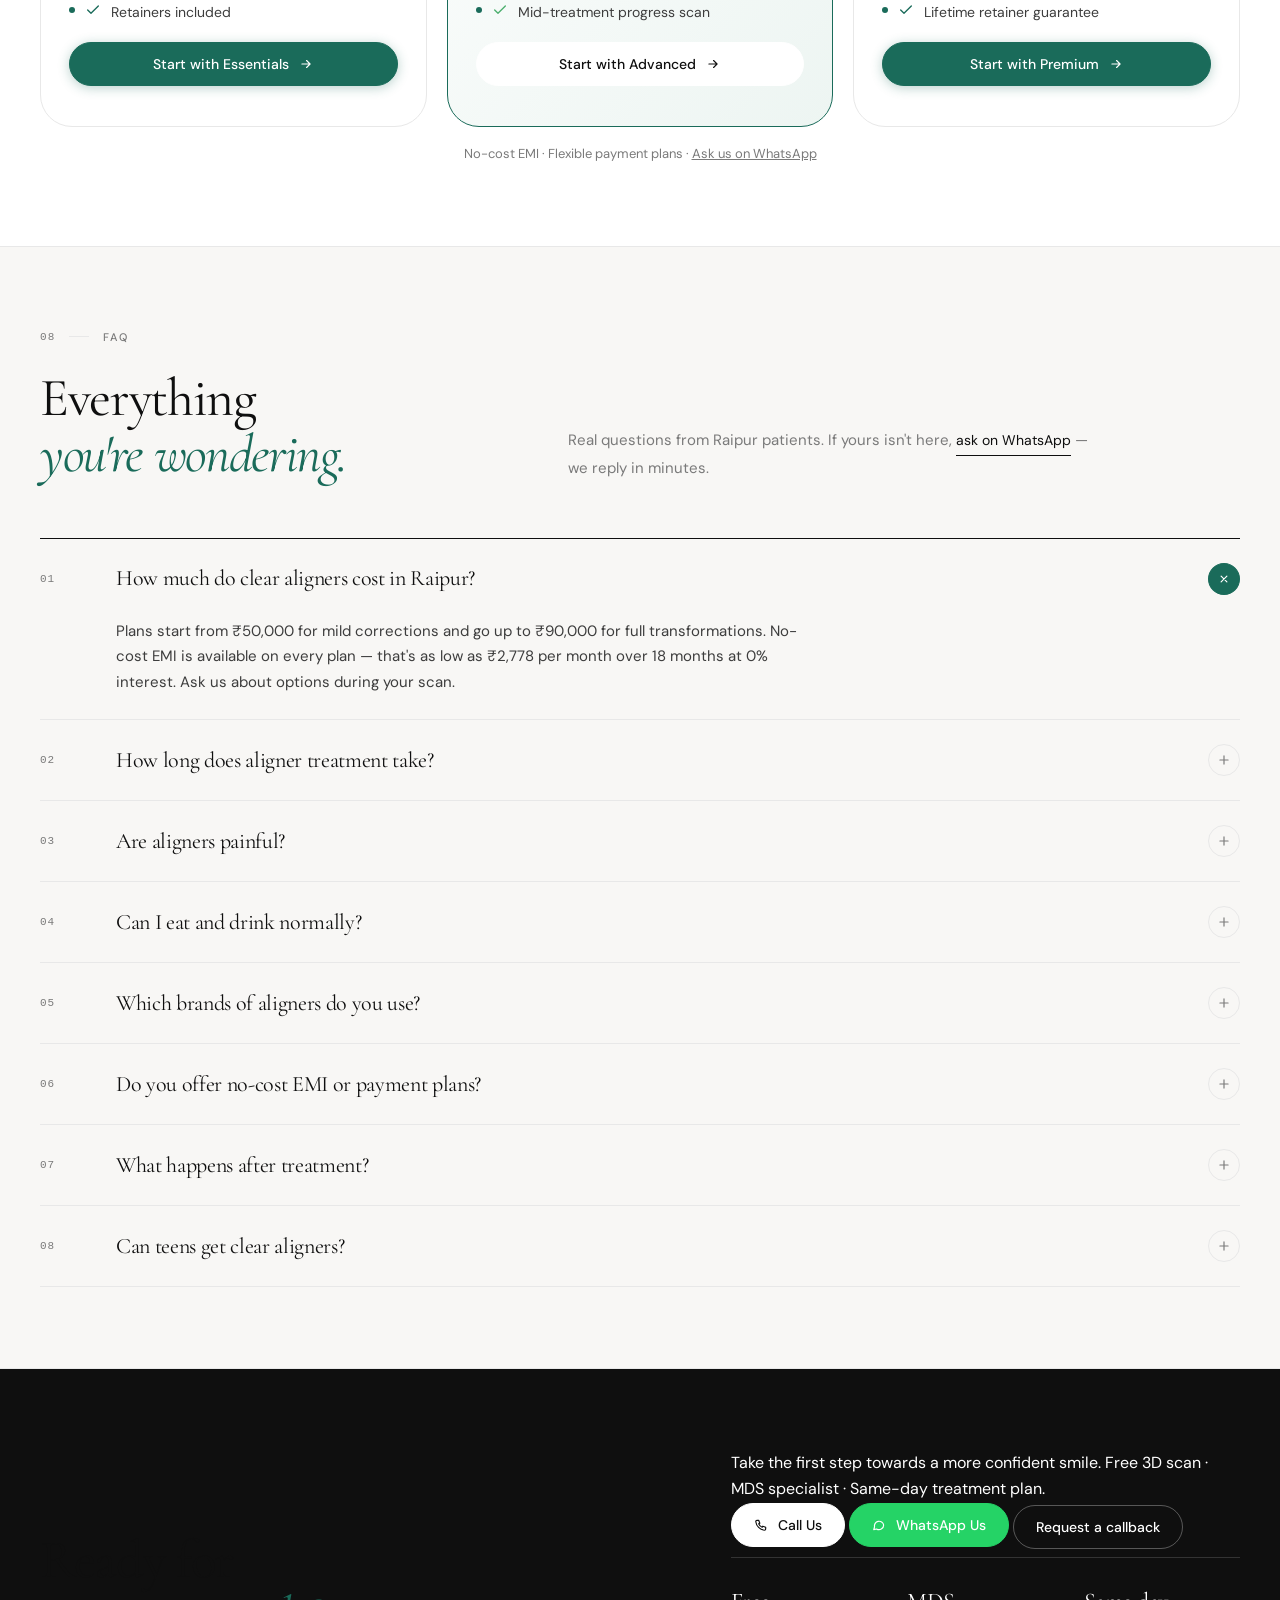
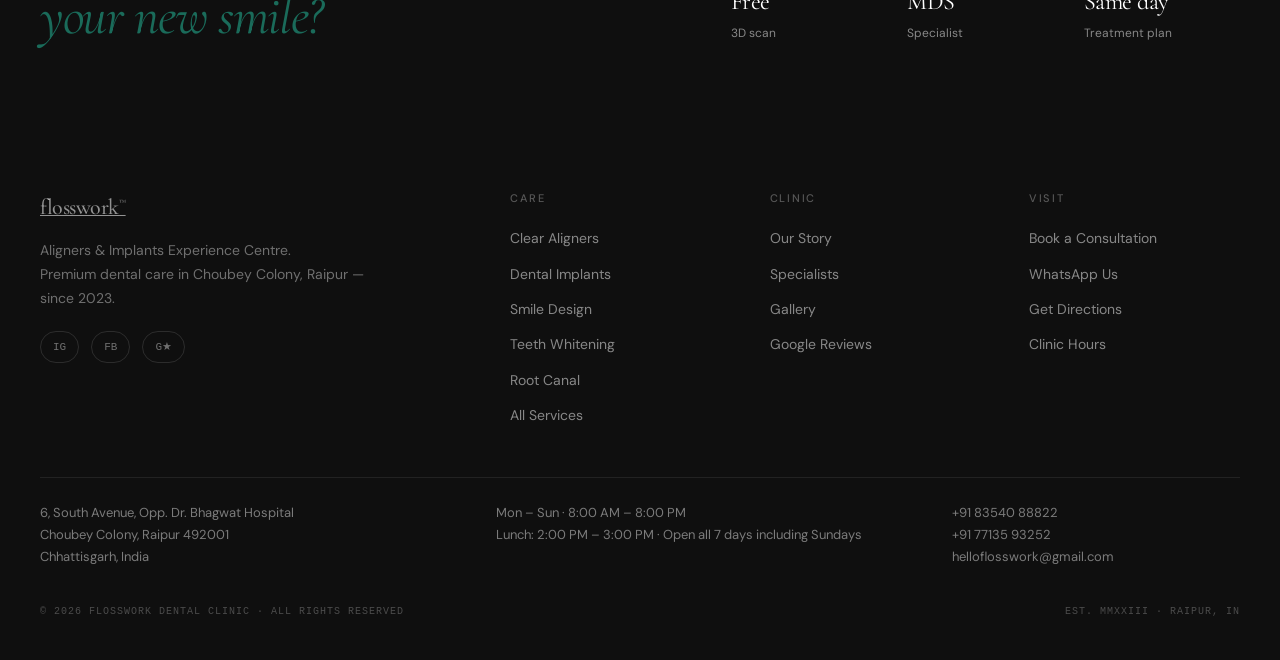
<file: aligners.html>
<!doctype html>
<html lang="en">
<head>
  <meta charset="utf-8">
  <meta name="viewport" content="width=device-width, initial-scale=1">
  <title>Clear Aligners in Raipur — Invisalign &amp; Toothsi | Flosswork Dental</title>
  <meta name="description" content="Certified Invisalign &amp; Toothsi provider in Raipur. MDS orthodontist, 3D digital scanning, plans from ₹50,000 with no-cost EMI. Free scan consultation. Book today.">
  <meta name="robots" content="index, follow">
  <link rel="canonical" href="https://www.flossworkdental.com/aligners.html">
  <meta property="og:type"        content="website">
  <meta property="og:url"         content="https://www.flossworkdental.com/aligners.html">
  <meta property="og:title"       content="Clear Aligners in Raipur — Flosswork Dental">
  <meta property="og:description" content="Certified Invisalign &amp; Toothsi provider in Raipur. Plans from ₹50,000. Free 3D scan.">
  <meta property="og:image"       content="https://www.flossworkdental.com/images/og-aligners.jpg">
  <link rel="preconnect" href="https://fonts.googleapis.com">
  <link rel="preconnect" href="https://fonts.gstatic.com" crossorigin>
  <link href="https://fonts.googleapis.com/css2?family=DM+Sans:opsz,wght@9..40,400;9..40,500;9..40,600&family=Cormorant+Garamond:ital,wght@0,400;0,500;1,400&display=swap" rel="stylesheet">
  <link rel="stylesheet" href="css/base.css">
  <script type="application/ld+json">
  {"@context":"https://schema.org","@type":"FAQPage","mainEntity":[
    {"@type":"Question","name":"How much do clear aligners cost in Raipur?","acceptedAnswer":{"@type":"Answer","text":"Plans start from ₹50,000 for mild corrections and up to ₹90,000 for full transformations. No-cost EMI is available on every plan."}},
    {"@type":"Question","name":"How long does aligner treatment take?","acceptedAnswer":{"@type":"Answer","text":"Most plans complete between 10 and 18 months. You'll see your exact timeline during your free 3D scan."}},
    {"@type":"Question","name":"Are clear aligners painful?","acceptedAnswer":{"@type":"Answer","text":"Most patients feel gentle pressure for the first day or two of each new tray — not pain. It's a sign the trays are working."}},
    {"@type":"Question","name":"Which brands of aligners does Flosswork use?","acceptedAnswer":{"@type":"Answer","text":"Flosswork is a certified provider for Invisalign, Toothsi and SureSmile. Your specialist recommends the best fit based on your case."}}
  ]}
  </script>
</head>
<body>

<noscript><div class="noscript-banner">Please enable JavaScript. Or call <a href="tel:+918354088822">+91 83540 88822</a></div></noscript>

<!-- NAV MOUNTS — filled immediately by layout.js below -->
<header id="fw-header" role="banner"></header>
<div id="nav-mobile" role="dialog" aria-modal="true" aria-label="Navigation menu"></div>

<!-- Sync: inject nav before <main> renders -->
<script src="js/content.js"></script>
<script src="js/layout.js"></script>

<main id="main-content">

  <!-- BREADCRUMB -->
  <div style="padding:14px 0;border-bottom:1px solid var(--line)">
    <div class="wrap">
      <nav class="breadcrumb" aria-label="Breadcrumb">
        <a href="index.html">Home</a>
        <span class="breadcrumb-sep" aria-hidden="true">/</span>
        <span aria-current="page">Clear Aligners</span>
      </nav>
    </div>
  </div>

  <!-- § 1 HERO -->
  <section class="section section--top" aria-labelledby="al-h1" style="padding-top:48px;padding-bottom:72px">
    <div class="wrap">
      <div class="status-strip">
        <span><span class="status-dot" aria-hidden="true"></span>Aligners — Our speciality</span>
        <span class="mono">01 / 09 · Raipur's aligner clinic</span>
      </div>
      <div class="hero-inner" style="display:grid;grid-template-columns:1.6fr 1fr;gap:72px;align-items:end;margin-bottom:56px">
        <div>
          <div class="eyebrow-row">
            <span class="eyebrow-num">01</span>
            <span class="eyebrow-rule" aria-hidden="true"></span>
            <span class="eyebrow">Raipur's aligner clinic</span>
          </div>
          <h1 id="al-h1" class="display">Clear Aligners<br><em>in Raipur.</em></h1>
        </div>
        <div style="padding-bottom:8px">
          <p class="lead" style="margin-bottom:28px">MDS-planned. 3D-scanned. Delivered by certified Invisalign, Toothsi and SureSmile specialists. From ₹50,000 with no-cost EMI.</p>
          <div style="display:flex;gap:10px;flex-wrap:wrap">
            <a href="contact.html" class="btn btn--primary" data-track="book_click">Book a free scan <svg width="14" height="14" viewBox="0 0 24 24" fill="none" stroke="currentColor" stroke-width="2" stroke-linecap="round" stroke-linejoin="round" aria-hidden="true"><path d="M5 12h14M13 6l6 6-6 6"/></svg></a>
            <a href="#quiz" class="btn btn--ghost">Am I a candidate? <svg width="14" height="14" viewBox="0 0 24 24" fill="none" stroke="currentColor" stroke-width="2" stroke-linecap="round" stroke-linejoin="round" aria-hidden="true"><path d="M5 12h14M13 6l6 6-6 6"/></svg></a>
          </div>
        </div>
      </div>
      <div class="placeholder" style="aspect-ratio:21/9"><span>Aligners hero · 3D scan + tray · 1920×823</span></div>
      <!-- REPLACE: <img src="images/hero/hero-aligners.jpg" alt="3D intraoral scan and clear aligner tray at Flosswork Dental Raipur" style="width:100%;aspect-ratio:21/9;object-fit:cover" loading="eager"> -->
    </div>
  </section>

  <!-- TRUST RAIL -->
  <div class="trust-rail" aria-hidden="true">
    <div class="marquee-track">
      <span class="marquee-item"><span class="marquee-dot"></span>Certified Invisalign Provider</span>
      <span class="marquee-item"><span class="marquee-dot"></span>Official Toothsi Partner</span>
      <span class="marquee-item"><span class="marquee-dot"></span>3D Digital Scanning</span>
      <span class="marquee-item"><span class="marquee-dot"></span>MDS Orthodontist</span>
      <span class="marquee-item"><span class="marquee-dot"></span>No-Cost EMI</span>
      <span class="marquee-item"><span class="marquee-dot"></span>Free Consultation</span>
      <span class="marquee-item"><span class="marquee-dot"></span>Sub-millimetre Precision</span>
      <span class="marquee-item"><span class="marquee-dot"></span>Certified Invisalign Provider</span>
      <span class="marquee-item"><span class="marquee-dot"></span>Official Toothsi Partner</span>
      <span class="marquee-item"><span class="marquee-dot"></span>3D Digital Scanning</span>
      <span class="marquee-item"><span class="marquee-dot"></span>MDS Orthodontist</span>
      <span class="marquee-item"><span class="marquee-dot"></span>No-Cost EMI</span>
      <span class="marquee-item"><span class="marquee-dot"></span>Free Consultation</span>
      <span class="marquee-item"><span class="marquee-dot"></span>Sub-millimetre Precision</span>
    </div>
  </div>

  <!-- § 2 QUIZ -->
  <section class="section section--paper" id="quiz" aria-labelledby="quiz-h2" style="scroll-margin-top:var(--nav-h)">
    <div class="wrap">
      <div class="section-header">
        <div>
          <div class="eyebrow-row"><span class="eyebrow-num">02</span><span class="eyebrow-rule" aria-hidden="true"></span><span class="eyebrow">Candidacy</span></div>
          <h2 id="quiz-h2" class="h2">Am I a candidate?<br><em>60 seconds to find out.</em></h2>
        </div>
        <p class="lead">Three quick questions. No email, no sign-up — just a tailored next step.</p>
      </div>

      <div class="quiz-box" id="quiz-container">
        <!-- Step 1 -->
        <div id="quiz-step-0">
          <div style="display:flex;justify-content:space-between;align-items:baseline;margin-bottom:24px">
            <span class="mono">Question 1 of 3</span>
            <div class="quiz-progress" aria-label="Progress: question 1 of 3"><div class="quiz-pip done"></div><div class="quiz-pip"></div><div class="quiz-pip"></div></div>
          </div>
          <h3 class="quiz-q">What would you like to improve?</h3>
          <div class="quiz-options" role="group" aria-label="Answer options">
            <button class="quiz-option" onclick="quizNext(0,'Crowding or crooked teeth')">Crowding or crooked teeth <svg width="16" height="16" viewBox="0 0 24 24" fill="none" stroke="currentColor" stroke-width="2" stroke-linecap="round" stroke-linejoin="round" aria-hidden="true"><path d="M5 12h14M13 6l6 6-6 6"/></svg></button>
            <button class="quiz-option" onclick="quizNext(0,'Gaps or spacing')">Gaps or spacing <svg width="16" height="16" viewBox="0 0 24 24" fill="none" stroke="currentColor" stroke-width="2" stroke-linecap="round" stroke-linejoin="round" aria-hidden="true"><path d="M5 12h14M13 6l6 6-6 6"/></svg></button>
            <button class="quiz-option" onclick="quizNext(0,'Bite alignment')">Bite alignment <svg width="16" height="16" viewBox="0 0 24 24" fill="none" stroke="currentColor" stroke-width="2" stroke-linecap="round" stroke-linejoin="round" aria-hidden="true"><path d="M5 12h14M13 6l6 6-6 6"/></svg></button>
            <button class="quiz-option" onclick="quizNext(0,'Not sure — need advice')">Not sure — need advice <svg width="16" height="16" viewBox="0 0 24 24" fill="none" stroke="currentColor" stroke-width="2" stroke-linecap="round" stroke-linejoin="round" aria-hidden="true"><path d="M5 12h14M13 6l6 6-6 6"/></svg></button>
          </div>
        </div>
        <!-- Step 2 -->
        <div id="quiz-step-1" hidden>
          <div style="display:flex;justify-content:space-between;align-items:baseline;margin-bottom:24px">
            <span class="mono">Question 2 of 3</span>
            <div class="quiz-progress" aria-label="Progress: question 2 of 3"><div class="quiz-pip done"></div><div class="quiz-pip done"></div><div class="quiz-pip"></div></div>
          </div>
          <h3 class="quiz-q">Have you had orthodontic work before?</h3>
          <div class="quiz-options" role="group" aria-label="Answer options">
            <button class="quiz-option" onclick="quizNext(1,'Never')">Never <svg width="16" height="16" viewBox="0 0 24 24" fill="none" stroke="currentColor" stroke-width="2" stroke-linecap="round" stroke-linejoin="round" aria-hidden="true"><path d="M5 12h14M13 6l6 6-6 6"/></svg></button>
            <button class="quiz-option" onclick="quizNext(1,'Braces as a child')">Braces as a child <svg width="16" height="16" viewBox="0 0 24 24" fill="none" stroke="currentColor" stroke-width="2" stroke-linecap="round" stroke-linejoin="round" aria-hidden="true"><path d="M5 12h14M13 6l6 6-6 6"/></svg></button>
            <button class="quiz-option" onclick="quizNext(1,'Previous aligners')">Previous aligners <svg width="16" height="16" viewBox="0 0 24 24" fill="none" stroke="currentColor" stroke-width="2" stroke-linecap="round" stroke-linejoin="round" aria-hidden="true"><path d="M5 12h14M13 6l6 6-6 6"/></svg></button>
            <button class="quiz-option" onclick="quizNext(1,'Retainers only')">Retainers only <svg width="16" height="16" viewBox="0 0 24 24" fill="none" stroke="currentColor" stroke-width="2" stroke-linecap="round" stroke-linejoin="round" aria-hidden="true"><path d="M5 12h14M13 6l6 6-6 6"/></svg></button>
          </div>
        </div>
        <!-- Step 3 -->
        <div id="quiz-step-2" hidden>
          <div style="display:flex;justify-content:space-between;align-items:baseline;margin-bottom:24px">
            <span class="mono">Question 3 of 3</span>
            <div class="quiz-progress" aria-label="Progress: question 3 of 3"><div class="quiz-pip done"></div><div class="quiz-pip done"></div><div class="quiz-pip done"></div></div>
          </div>
          <h3 class="quiz-q">How soon would you like to start?</h3>
          <div class="quiz-options" role="group" aria-label="Answer options">
            <button class="quiz-option" onclick="quizNext(2,'This month')">This month <svg width="16" height="16" viewBox="0 0 24 24" fill="none" stroke="currentColor" stroke-width="2" stroke-linecap="round" stroke-linejoin="round" aria-hidden="true"><path d="M5 12h14M13 6l6 6-6 6"/></svg></button>
            <button class="quiz-option" onclick="quizNext(2,'Within 3 months')">Within 3 months <svg width="16" height="16" viewBox="0 0 24 24" fill="none" stroke="currentColor" stroke-width="2" stroke-linecap="round" stroke-linejoin="round" aria-hidden="true"><path d="M5 12h14M13 6l6 6-6 6"/></svg></button>
            <button class="quiz-option" onclick="quizNext(2,'This year')">This year <svg width="16" height="16" viewBox="0 0 24 24" fill="none" stroke="currentColor" stroke-width="2" stroke-linecap="round" stroke-linejoin="round" aria-hidden="true"><path d="M5 12h14M13 6l6 6-6 6"/></svg></button>
            <button class="quiz-option" onclick="quizNext(2,'Just exploring')">Just exploring <svg width="16" height="16" viewBox="0 0 24 24" fill="none" stroke="currentColor" stroke-width="2" stroke-linecap="round" stroke-linejoin="round" aria-hidden="true"><path d="M5 12h14M13 6l6 6-6 6"/></svg></button>
          </div>
        </div>
        <!-- Result -->
        <div id="quiz-result" hidden class="quiz-result">
          <span class="mono" style="display:block;margin-bottom:14px">Your result</span>
          <h3 class="quiz-result-h">You're a strong<br><em>aligner candidate.</em></h3>
          <p class="quiz-result-p">Based on your answers, clear aligners are likely a great fit. Book a free 3D scan and we'll confirm your plan in one visit — no commitment required.</p>
          <div style="display:inline-flex;gap:10px;flex-wrap:wrap">
            <a href="contact.html" class="btn btn--primary" data-track="book_click">Book your free scan <svg width="14" height="14" viewBox="0 0 24 24" fill="none" stroke="currentColor" stroke-width="2" stroke-linecap="round" stroke-linejoin="round" aria-hidden="true"><path d="M5 12h14M13 6l6 6-6 6"/></svg></a>
            <button class="btn btn--ghost" onclick="quizReset()" type="button">Retake quiz</button>
          </div>
        </div>
      </div>
    </div>
  </section>
  <script>
  var quizAnswers = [];
  function quizNext(step, answer) {
    quizAnswers[step] = answer;
    document.getElementById('quiz-step-' + step).hidden = true;
    var next = document.getElementById('quiz-step-' + (step + 1));
    if (next) { next.hidden = false; }
    else {
      document.getElementById('quiz-result').hidden = false;
      if (typeof window.trackQuizComplete === 'function') window.trackQuizComplete(quizAnswers);
    }
  }
  function quizReset() {
    quizAnswers = [];
    document.getElementById('quiz-result').hidden = true;
    document.getElementById('quiz-step-0').hidden = false;
    [1,2].forEach(function(i){ document.getElementById('quiz-step-'+i).hidden = true; });
  }
  </script>

  <!-- § 3 HOW IT WORKS -->
  <section class="section" id="how" aria-labelledby="how-h2">
    <div class="wrap">
      <div class="section-header">
        <div>
          <div class="eyebrow-row"><span class="eyebrow-num">03</span><span class="eyebrow-rule" aria-hidden="true"></span><span class="eyebrow">The process</span></div>
          <h2 id="how-h2" class="h2">Three steps<br><em>to a new smile.</em></h2>
        </div>
        <p class="lead">Every plan begins with a free 3D scan. You'll see your end result — before you start.</p>
      </div>
      <div style="display:grid;grid-template-columns:repeat(3,1fr);gap:28px" class="ba-gallery">
        <div>
          <div class="placeholder" style="aspect-ratio:4/3"><span>Step 01 · 3D Scan</span></div>
          <div style="border-top:1px solid var(--line);padding-top:18px;margin-top:14px">
            <span class="mono">Step 01</span>
            <h3 style="font-family:var(--serif);font-size:30px;letter-spacing:-.02em;margin:8px 0 8px">Scan</h3>
            <p style="font-size:14px;color:var(--ink-soft);line-height:1.55">Painless 3D intraoral scan. No goopy impressions, ever.</p>
          </div>
        </div>
        <div>
          <div class="placeholder" style="aspect-ratio:4/3"><span>Step 02 · Plan</span></div>
          <div style="border-top:1px solid var(--line);padding-top:18px;margin-top:14px">
            <span class="mono">Step 02</span>
            <h3 style="font-family:var(--serif);font-size:30px;letter-spacing:-.02em;margin:8px 0 8px">Plan</h3>
            <p style="font-size:14px;color:var(--ink-soft);line-height:1.55">Your MDS specialist designs tray-by-tray to sub-millimetre precision.</p>
          </div>
        </div>
        <div>
          <div class="placeholder" style="aspect-ratio:4/3"><span>Step 03 · Smile</span></div>
          <div style="border-top:1px solid var(--line);padding-top:18px;margin-top:14px">
            <span class="mono">Step 03</span>
            <h3 style="font-family:var(--serif);font-size:30px;letter-spacing:-.02em;margin:8px 0 8px">Smile</h3>
            <p style="font-size:14px;color:var(--ink-soft);line-height:1.55">Collect trays, wear 22h/day, review monthly until done.</p>
          </div>
        </div>
      </div>
    </div>
  </section>

  <!-- § 4 TIMELINE -->
  <section class="section section--paper" aria-labelledby="timeline-h2">
    <div class="wrap">
      <div class="section-header">
        <div>
          <div class="eyebrow-row"><span class="eyebrow-num">04</span><span class="eyebrow-rule" aria-hidden="true"></span><span class="eyebrow">What to expect</span></div>
          <h2 id="timeline-h2" class="h2">Your journey,<br><em>month by month.</em></h2>
        </div>
        <p class="lead">Every plan is unique — but most sit inside this window. You'll know your exact timeline after your first scan.</p>
      </div>
      <div class="timeline-grid">
        <div class="timeline-card"><span class="timeline-month">Month 1</span><h3 class="timeline-label">Scan &amp; plan</h3><p class="timeline-desc">Free 3D scan. Specialist review. Treatment plan with preview of final smile.</p><span class="timeline-idx">01 / 04</span></div>
        <div class="timeline-card"><span class="timeline-month">Month 2–3</span><h3 class="timeline-label">First trays</h3><p class="timeline-desc">Collect your first set. Initial adjustments — usually painless after day two.</p><span class="timeline-idx">02 / 04</span></div>
        <div class="timeline-card"><span class="timeline-month">Month 6</span><h3 class="timeline-label">Mid-check</h3><p class="timeline-desc">Progress scan. Plan calibrated to your actual movement, not just predicted.</p><span class="timeline-idx">03 / 04</span></div>
        <div class="timeline-card"><span class="timeline-month">Month 12–18</span><h3 class="timeline-label">Completion</h3><p class="timeline-desc">Final tray. Retainers fitted. Lifetime check-ins twice a year.</p><span class="timeline-idx">04 / 04</span></div>
      </div>
    </div>
  </section>

  <!-- § 5 BEFORE/AFTER GALLERY -->
  <section class="section" id="gallery" aria-labelledby="gallery-h2" style="scroll-margin-top:var(--nav-h)">
    <div class="wrap">
      <div class="section-header">
        <div>
          <div class="eyebrow-row"><span class="eyebrow-num">05</span><span class="eyebrow-rule" aria-hidden="true"></span><span class="eyebrow">Patient outcomes</span></div>
          <h2 id="gallery-h2" class="h2">Real results<br><em>you can see.</em></h2>
        </div>
        <p class="lead">Drag the handle to compare before and after from real Flosswork patients. Results may vary; a personalised plan is created after your 3D scan.</p>
      </div>

      <div class="ba-gallery" style="display:grid;grid-template-columns:repeat(2,1fr);gap:28px">
        <!-- Slider 1 -->
        <div>
          <div class="ba-wrap" data-slider="1" style="aspect-ratio:4/3">
            <div class="placeholder ba-img" style="position:absolute;inset:0;height:100%"><span>Case 1 · After · Crowding</span></div>
            <div class="ba-mask" style="width:50%">
              <div class="placeholder" style="position:absolute;inset:0;width:100%;height:100%"><span>Case 1 · Before</span></div>
            </div>
            <div class="ba-divider" style="left:50%"></div>
            <div class="ba-handle" style="left:50%">
              <svg width="16" height="16" viewBox="0 0 24 24" fill="none" stroke="currentColor" stroke-width="2" stroke-linecap="round" stroke-linejoin="round" aria-hidden="true"><path d="M5 12h14M13 6l6 6-6 6"/></svg>
            </div>
            <span class="ba-label ba-label--before">Before</span>
            <span class="ba-label ba-label--after">After</span>
          </div>
          <div class="ba-meta"><span class="ba-treatment">Crowding Correction</span><span class="ba-duration mono">14 months</span></div>
        </div>
        <!-- Slider 2 -->
        <div>
          <div class="ba-wrap" data-slider="2" style="aspect-ratio:4/3">
            <div class="placeholder ba-img" style="position:absolute;inset:0;height:100%"><span>Case 2 · After · Spacing</span></div>
            <div class="ba-mask" style="width:50%">
              <div class="placeholder" style="position:absolute;inset:0;width:100%;height:100%"><span>Case 2 · Before</span></div>
            </div>
            <div class="ba-divider" style="left:50%"></div>
            <div class="ba-handle" style="left:50%">
              <svg width="16" height="16" viewBox="0 0 24 24" fill="none" stroke="currentColor" stroke-width="2" stroke-linecap="round" stroke-linejoin="round" aria-hidden="true"><path d="M5 12h14M13 6l6 6-6 6"/></svg>
            </div>
            <span class="ba-label ba-label--before">Before</span>
            <span class="ba-label ba-label--after">After</span>
          </div>
          <div class="ba-meta"><span class="ba-treatment">Spacing &amp; Alignment</span><span class="ba-duration mono">10 months</span></div>
        </div>
        <!-- Slider 3 -->
        <div>
          <div class="ba-wrap" data-slider="3" style="aspect-ratio:4/3">
            <div class="placeholder ba-img" style="position:absolute;inset:0;height:100%"><span>Case 3 · After · Overbite</span></div>
            <div class="ba-mask" style="width:50%">
              <div class="placeholder" style="position:absolute;inset:0;width:100%;height:100%"><span>Case 3 · Before</span></div>
            </div>
            <div class="ba-divider" style="left:50%"></div>
            <div class="ba-handle" style="left:50%">
              <svg width="16" height="16" viewBox="0 0 24 24" fill="none" stroke="currentColor" stroke-width="2" stroke-linecap="round" stroke-linejoin="round" aria-hidden="true"><path d="M5 12h14M13 6l6 6-6 6"/></svg>
            </div>
            <span class="ba-label ba-label--before">Before</span>
            <span class="ba-label ba-label--after">After</span>
          </div>
          <div class="ba-meta"><span class="ba-treatment">Overbite Correction</span><span class="ba-duration mono">18 months</span></div>
        </div>
        <!-- Slider 4 -->
        <div>
          <div class="ba-wrap" data-slider="4" style="aspect-ratio:4/3">
            <div class="placeholder ba-img" style="position:absolute;inset:0;height:100%"><span>Case 4 · After · Smile Design</span></div>
            <div class="ba-mask" style="width:50%">
              <div class="placeholder" style="position:absolute;inset:0;width:100%;height:100%"><span>Case 4 · Before</span></div>
            </div>
            <div class="ba-divider" style="left:50%"></div>
            <div class="ba-handle" style="left:50%">
              <svg width="16" height="16" viewBox="0 0 24 24" fill="none" stroke="currentColor" stroke-width="2" stroke-linecap="round" stroke-linejoin="round" aria-hidden="true"><path d="M5 12h14M13 6l6 6-6 6"/></svg>
            </div>
            <span class="ba-label ba-label--before">Before</span>
            <span class="ba-label ba-label--after">After</span>
          </div>
          <div class="ba-meta"><span class="ba-treatment">Smile Design</span><span class="ba-duration mono">12 months</span></div>
        </div>
      </div>
      <div style="margin-top:36px;display:flex;justify-content:space-between;align-items:baseline;border-top:1px solid var(--line);padding-top:20px">
        <span class="mono">Selected outcomes from 5,000+ treatments</span>
        <a href="about.html#gallery" class="link">View all cases <svg width="14" height="14" viewBox="0 0 24 24" fill="none" stroke="currentColor" stroke-width="2" stroke-linecap="round" stroke-linejoin="round" aria-hidden="true"><path d="M5 12h14M13 6l6 6-6 6"/></svg></a>
      </div>
    </div>
  </section>

  <!-- § 6 ALIGNERS vs BRACES -->
  <section class="section section--paper" aria-labelledby="compare-h2">
    <div class="wrap">
      <div class="section-header">
        <div>
          <div class="eyebrow-row"><span class="eyebrow-num">06</span><span class="eyebrow-rule" aria-hidden="true"></span><span class="eyebrow">Aligners vs Braces</span></div>
          <h2 id="compare-h2" class="h2">Not sure which<br><em>is right for you?</em></h2>
        </div>
        <p class="lead">Eight honest comparisons. Aligners suit most adults and teens. Your specialist will confirm during your scan.</p>
      </div>
      <div style="overflow-x:auto">
        <table class="compare-table" aria-label="Comparison of clear aligners vs traditional braces">
          <thead>
            <tr>
              <th scope="col">Criteria</th>
              <th scope="col" class="th-featured">Clear Aligners <span style="font-family:var(--mono);font-size:10px;opacity:.6;margin-left:8px">Recommended</span></th>
              <th scope="col">Traditional Braces</th>
            </tr>
          </thead>
          <tbody>
            <tr><td>Visibility</td><td class="compare-check">Virtually invisible</td><td class="compare-cross">Highly visible</td></tr>
            <tr><td>Comfort</td><td class="compare-check">No wires, no irritation</td><td class="compare-cross">Brackets can rub</td></tr>
            <tr><td>Food restrictions</td><td class="compare-check">None — remove to eat</td><td class="compare-cross">Extensive list</td></tr>
            <tr><td>Cleaning</td><td class="compare-check">Brush &amp; floss normally</td><td class="compare-cross">Complex &amp; time-consuming</td></tr>
            <tr><td>Visits</td><td class="compare-check">Every 6–8 weeks</td><td class="compare-cross">Every 3–4 weeks</td></tr>
            <tr><td>Duration</td><td>10–18 months avg</td><td>18–24 months avg</td></tr>
            <tr><td>Starting price</td><td>From ₹50,000</td><td>From ₹30,000</td></tr>
            <tr><td>Best for</td><td>Adults &amp; teens</td><td>Complex skeletal cases</td></tr>
          </tbody>
        </table>
      </div>
    </div>
  </section>

  <!-- § 7 PRICING -->
  <section class="section" id="pricing" aria-labelledby="pricing-h2" style="scroll-margin-top:var(--nav-h)">
    <div class="wrap">
      <div class="section-header">
        <div>
          <div class="eyebrow-row"><span class="eyebrow-num">07</span><span class="eyebrow-rule" aria-hidden="true"></span><span class="eyebrow">Investment</span></div>
          <h2 id="pricing-h2" class="h2">Transparent pricing.<br><em>No surprises.</em></h2>
        </div>
        <p class="lead">Three tiers, priced for different case complexities. All include your 3D scan, specialist consultation, and retainers. No-cost EMI on every plan.</p>
      </div>

      <div class="pricing-grid">
        <!-- Essentials -->
        <div class="pricing-card">
          <div><p class="pricing-tag">01 · Mild corrections</p><h3 class="pricing-name">Essentials</h3></div>
          <div>
            <div class="pricing-price">₹50,000</div>
            <div class="pricing-emi">or ₹2,778/mo · 18 months · 0% interest</div>
          </div>
          <div class="pricing-divider"></div>
          <ul class="pricing-features">
            <li class="pricing-feature"><svg class="pricing-check" viewBox="0 0 24 24" fill="none" stroke="currentColor" stroke-width="2" stroke-linecap="round" stroke-linejoin="round" aria-hidden="true"><path d="M4 12l5 5L20 6"/></svg>Free 3D digital scan</li>
            <li class="pricing-feature"><svg class="pricing-check" viewBox="0 0 24 24" fill="none" stroke="currentColor" stroke-width="2" stroke-linecap="round" stroke-linejoin="round" aria-hidden="true"><path d="M4 12l5 5L20 6"/></svg>Custom aligner sets</li>
            <li class="pricing-feature"><svg class="pricing-check" viewBox="0 0 24 24" fill="none" stroke="currentColor" stroke-width="2" stroke-linecap="round" stroke-linejoin="round" aria-hidden="true"><path d="M4 12l5 5L20 6"/></svg>Specialist monitoring</li>
            <li class="pricing-feature"><svg class="pricing-check" viewBox="0 0 24 24" fill="none" stroke="currentColor" stroke-width="2" stroke-linecap="round" stroke-linejoin="round" aria-hidden="true"><path d="M4 12l5 5L20 6"/></svg>1 set of refiners</li>
            <li class="pricing-feature"><svg class="pricing-check" viewBox="0 0 24 24" fill="none" stroke="currentColor" stroke-width="2" stroke-linecap="round" stroke-linejoin="round" aria-hidden="true"><path d="M4 12l5 5L20 6"/></svg>Retainers included</li>
          </ul>
          <a href="contact.html" class="btn btn--primary" data-track="book_click">Start with Essentials <svg width="14" height="14" viewBox="0 0 24 24" fill="none" stroke="currentColor" stroke-width="2" stroke-linecap="round" stroke-linejoin="round" aria-hidden="true"><path d="M5 12h14M13 6l6 6-6 6"/></svg></a>
        </div>
        <!-- Advanced (featured) -->
        <div class="pricing-card pricing-card--featured">
          <span class="pricing-badge">Most chosen</span>
          <div><p class="pricing-tag">02 · Moderate corrections</p><h3 class="pricing-name">Advanced</h3></div>
          <div>
            <div class="pricing-price">₹75,000</div>
            <div class="pricing-emi">or ₹4,167/mo · 18 months · 0% interest</div>
          </div>
          <div class="pricing-divider"></div>
          <ul class="pricing-features">
            <li class="pricing-feature"><svg class="pricing-check" viewBox="0 0 24 24" fill="none" stroke="#4caf6e" stroke-width="2" stroke-linecap="round" stroke-linejoin="round" aria-hidden="true"><path d="M4 12l5 5L20 6"/></svg>Everything in Essentials</li>
            <li class="pricing-feature"><svg class="pricing-check" viewBox="0 0 24 24" fill="none" stroke="#4caf6e" stroke-width="2" stroke-linecap="round" stroke-linejoin="round" aria-hidden="true"><path d="M4 12l5 5L20 6"/></svg>Comprehensive plan</li>
            <li class="pricing-feature"><svg class="pricing-check" viewBox="0 0 24 24" fill="none" stroke="#4caf6e" stroke-width="2" stroke-linecap="round" stroke-linejoin="round" aria-hidden="true"><path d="M4 12l5 5L20 6"/></svg>3 sets of refiners</li>
            <li class="pricing-feature"><svg class="pricing-check" viewBox="0 0 24 24" fill="none" stroke="#4caf6e" stroke-width="2" stroke-linecap="round" stroke-linejoin="round" aria-hidden="true"><path d="M4 12l5 5L20 6"/></svg>Priority appointments</li>
            <li class="pricing-feature"><svg class="pricing-check" viewBox="0 0 24 24" fill="none" stroke="#4caf6e" stroke-width="2" stroke-linecap="round" stroke-linejoin="round" aria-hidden="true"><path d="M4 12l5 5L20 6"/></svg>Mid-treatment progress scan</li>
          </ul>
          <a href="contact.html" class="btn" style="background:var(--bg);color:var(--ink);border-color:var(--bg)" data-track="book_click">Start with Advanced <svg width="14" height="14" viewBox="0 0 24 24" fill="none" stroke="currentColor" stroke-width="2" stroke-linecap="round" stroke-linejoin="round" aria-hidden="true"><path d="M5 12h14M13 6l6 6-6 6"/></svg></a>
        </div>
        <!-- Premium -->
        <div class="pricing-card">
          <div><p class="pricing-tag">03 · Full transformation</p><h3 class="pricing-name">Premium</h3></div>
          <div>
            <div class="pricing-price">₹90,000</div>
            <div class="pricing-emi">or ₹5,000/mo · 18 months · 0% interest</div>
          </div>
          <div class="pricing-divider"></div>
          <ul class="pricing-features">
            <li class="pricing-feature"><svg class="pricing-check" viewBox="0 0 24 24" fill="none" stroke="currentColor" stroke-width="2" stroke-linecap="round" stroke-linejoin="round" aria-hidden="true"><path d="M4 12l5 5L20 6"/></svg>Everything in Advanced</li>
            <li class="pricing-feature"><svg class="pricing-check" viewBox="0 0 24 24" fill="none" stroke="currentColor" stroke-width="2" stroke-linecap="round" stroke-linejoin="round" aria-hidden="true"><path d="M4 12l5 5L20 6"/></svg>Unlimited refiners</li>
            <li class="pricing-feature"><svg class="pricing-check" viewBox="0 0 24 24" fill="none" stroke="currentColor" stroke-width="2" stroke-linecap="round" stroke-linejoin="round" aria-hidden="true"><path d="M4 12l5 5L20 6"/></svg>Invisalign / SureSmile system</li>
            <li class="pricing-feature"><svg class="pricing-check" viewBox="0 0 24 24" fill="none" stroke="currentColor" stroke-width="2" stroke-linecap="round" stroke-linejoin="round" aria-hidden="true"><path d="M4 12l5 5L20 6"/></svg>Direct WhatsApp specialist access</li>
            <li class="pricing-feature"><svg class="pricing-check" viewBox="0 0 24 24" fill="none" stroke="currentColor" stroke-width="2" stroke-linecap="round" stroke-linejoin="round" aria-hidden="true"><path d="M4 12l5 5L20 6"/></svg>Lifetime retainer guarantee</li>
          </ul>
          <a href="contact.html" class="btn btn--primary" data-track="book_click">Start with Premium <svg width="14" height="14" viewBox="0 0 24 24" fill="none" stroke="currentColor" stroke-width="2" stroke-linecap="round" stroke-linejoin="round" aria-hidden="true"><path d="M5 12h14M13 6l6 6-6 6"/></svg></a>
        </div>
      </div>
      <p style="font-size:13px;color:var(--ink-mute);margin-top:16px;text-align:center">No-cost EMI · Flexible payment plans · <a href="https://wa.me/918354088822?text=Hi%2C+can+you+share+aligner+pricing+and+EMI+options%3F" target="_blank" rel="noopener noreferrer" style="color:var(--ink-mute);text-decoration:underline" data-track="wa_click">Ask us on WhatsApp</a></p>
    </div>
  </section>

  <!-- § 8 FAQ -->
  <section class="section section--paper" id="faq" aria-labelledby="faq-h2" style="scroll-margin-top:var(--nav-h)">
    <div class="wrap">
      <div class="section-header">
        <div>
          <div class="eyebrow-row"><span class="eyebrow-num">08</span><span class="eyebrow-rule" aria-hidden="true"></span><span class="eyebrow">FAQ</span></div>
          <h2 id="faq-h2" class="h2">Everything<br><em>you're wondering.</em></h2>
        </div>
        <p class="lead">Real questions from Raipur patients. If yours isn't here, <a href="https://wa.me/918354088822?text=Hi%2C+I+have+a+question+about+aligners." target="_blank" rel="noopener noreferrer" class="link" data-track="wa_click">ask on WhatsApp</a> — we reply in minutes.</p>
      </div>

      <div class="faq-list" id="faq-list">
        <div class="faq-item" id="faq-0">
          <button class="faq-trigger" aria-expanded="true" aria-controls="faq-body-0" onclick="toggleFaq(0)">
            <span class="mono">01</span>
            <span class="faq-q">How much do clear aligners cost in Raipur?</span>
            <span class="faq-icon" aria-hidden="true"><svg width="14" height="14" viewBox="0 0 24 24" fill="none" stroke="currentColor" stroke-width="2" stroke-linecap="round" stroke-linejoin="round"><path d="M12 5v14M5 12h14"/></svg></span>
          </button>
          <div class="faq-body open" id="faq-body-0" role="region">
            <div class="faq-answer"><div></div><p>Plans start from ₹50,000 for mild corrections and go up to ₹90,000 for full transformations. No-cost EMI is available on every plan — that's as low as ₹2,778 per month over 18 months at 0% interest. Ask us about options during your scan.</p></div>
          </div>
        </div>
        <div class="faq-item" id="faq-1">
          <button class="faq-trigger" aria-expanded="false" aria-controls="faq-body-1" onclick="toggleFaq(1)">
            <span class="mono">02</span>
            <span class="faq-q">How long does aligner treatment take?</span>
            <span class="faq-icon" aria-hidden="true"><svg width="14" height="14" viewBox="0 0 24 24" fill="none" stroke="currentColor" stroke-width="2" stroke-linecap="round" stroke-linejoin="round"><path d="M12 5v14M5 12h14"/></svg></span>
          </button>
          <div class="faq-body" id="faq-body-1" role="region">
            <div class="faq-answer"><div></div><p>Most plans complete between 10 and 18 months. You'll see your exact timeline — with a preview of the final result — during your free 3D scan consultation.</p></div>
          </div>
        </div>
        <div class="faq-item" id="faq-2">
          <button class="faq-trigger" aria-expanded="false" aria-controls="faq-body-2" onclick="toggleFaq(2)">
            <span class="mono">03</span>
            <span class="faq-q">Are aligners painful?</span>
            <span class="faq-icon" aria-hidden="true"><svg width="14" height="14" viewBox="0 0 24 24" fill="none" stroke="currentColor" stroke-width="2" stroke-linecap="round" stroke-linejoin="round"><path d="M12 5v14M5 12h14"/></svg></span>
          </button>
          <div class="faq-body" id="faq-body-2" role="region">
            <div class="faq-answer"><div></div><p>Most patients feel gentle pressure for the first day or two of each new tray — not pain. It's a sign the trays are working. Our specialists calibrate every set to minimise discomfort.</p></div>
          </div>
        </div>
        <div class="faq-item" id="faq-3">
          <button class="faq-trigger" aria-expanded="false" aria-controls="faq-body-3" onclick="toggleFaq(3)">
            <span class="mono">04</span>
            <span class="faq-q">Can I eat and drink normally?</span>
            <span class="faq-icon" aria-hidden="true"><svg width="14" height="14" viewBox="0 0 24 24" fill="none" stroke="currentColor" stroke-width="2" stroke-linecap="round" stroke-linejoin="round"><path d="M12 5v14M5 12h14"/></svg></span>
          </button>
          <div class="faq-body" id="faq-body-3" role="region">
            <div class="faq-answer"><div></div><p>Yes. Aligners are removable — take them out for meals, brush, and pop them back in. Avoid coloured drinks while wearing to keep trays clear.</p></div>
          </div>
        </div>
        <div class="faq-item" id="faq-4">
          <button class="faq-trigger" aria-expanded="false" aria-controls="faq-body-4" onclick="toggleFaq(4)">
            <span class="mono">05</span>
            <span class="faq-q">Which brands of aligners do you use?</span>
            <span class="faq-icon" aria-hidden="true"><svg width="14" height="14" viewBox="0 0 24 24" fill="none" stroke="currentColor" stroke-width="2" stroke-linecap="round" stroke-linejoin="round"><path d="M12 5v14M5 12h14"/></svg></span>
          </button>
          <div class="faq-body" id="faq-body-4" role="region">
            <div class="faq-answer"><div></div><p>We are certified providers for Invisalign, Toothsi, and SureSmile. Your specialist recommends the best fit based on your case, budget, and timeline.</p></div>
          </div>
        </div>
        <div class="faq-item" id="faq-5">
          <button class="faq-trigger" aria-expanded="false" aria-controls="faq-body-5" onclick="toggleFaq(5)">
            <span class="mono">06</span>
            <span class="faq-q">Do you offer no-cost EMI or payment plans?</span>
            <span class="faq-icon" aria-hidden="true"><svg width="14" height="14" viewBox="0 0 24 24" fill="none" stroke="currentColor" stroke-width="2" stroke-linecap="round" stroke-linejoin="round"><path d="M12 5v14M5 12h14"/></svg></span>
          </button>
          <div class="faq-body" id="faq-body-5" role="region">
            <div class="faq-answer"><div></div><p>Yes — no-cost EMI is available on every aligner plan. The Advanced plan works out to ₹4,167/month over 18 months at 0% interest. Speak to us on WhatsApp or during your free scan for details.</p></div>
          </div>
        </div>
        <div class="faq-item" id="faq-6">
          <button class="faq-trigger" aria-expanded="false" aria-controls="faq-body-6" onclick="toggleFaq(6)">
            <span class="mono">07</span>
            <span class="faq-q">What happens after treatment?</span>
            <span class="faq-icon" aria-hidden="true"><svg width="14" height="14" viewBox="0 0 24 24" fill="none" stroke="currentColor" stroke-width="2" stroke-linecap="round" stroke-linejoin="round"><path d="M12 5v14M5 12h14"/></svg></span>
          </button>
          <div class="faq-body" id="faq-body-6" role="region">
            <div class="faq-answer"><div></div><p>You'll wear retainers to lock in your new smile — included in every plan. We check in twice a year, for life.</p></div>
          </div>
        </div>
        <div class="faq-item" id="faq-7">
          <button class="faq-trigger" aria-expanded="false" aria-controls="faq-body-7" onclick="toggleFaq(7)">
            <span class="mono">08</span>
            <span class="faq-q">Can teens get clear aligners?</span>
            <span class="faq-icon" aria-hidden="true"><svg width="14" height="14" viewBox="0 0 24 24" fill="none" stroke="currentColor" stroke-width="2" stroke-linecap="round" stroke-linejoin="round"><path d="M12 5v14M5 12h14"/></svg></span>
          </button>
          <div class="faq-body" id="faq-body-7" role="region">
            <div class="faq-answer"><div></div><p>Yes — aligners are suitable for most teens aged 13+. Invisalign Teen has features specifically designed for growing jaws and compliance tracking.</p></div>
          </div>
        </div>
      </div>
    </div>
  </section>
  <script>
  function toggleFaq(idx) {
    var item = document.getElementById('faq-' + idx);
    var body = document.getElementById('faq-body-' + idx);
    var btn  = item.querySelector('.faq-trigger');
    var open = item.classList.contains('open');
    item.classList.toggle('open', !open);
    body.classList.toggle('open', !open);
    btn.setAttribute('aria-expanded', String(!open));
    if (!open && typeof window.trackFaqOpen === 'function') {
      window.trackFaqOpen(item.querySelector('.faq-q').textContent);
    }
  }
  // Open first item by default
  document.addEventListener('DOMContentLoaded', function() {
    document.getElementById('faq-0').classList.add('open');
    document.getElementById('faq-body-0').classList.add('open');
  });
  </script>

  <div id="fw-cta-mount"></div>

</main>

<div id="fw-footer">
  <noscript><footer style="background:#f9f8f6;border-top:1px solid #e0e6e6;padding:40px 20px;font-size:13px;color:#3d4a4a"><strong>Flosswork Dental Clinic</strong><br>6, South Avenue, Opp. Dr. Bhagwat Hospital, Choubey Colony, Raipur, Chhattisgarh 492001<br>Phone: <a href="tel:+918354088822">+91 83540 88822</a> | Hours: Mon–Sun 8:00 AM – 8:00 PM</footer></noscript>
</div>

<script defer src="js/components.js"></script>
<script defer src="js/floats.js"></script>
<script defer src="js/slider.js"></script>
<script defer src="js/tracking.js"></script>
</body>
</html>
</file>
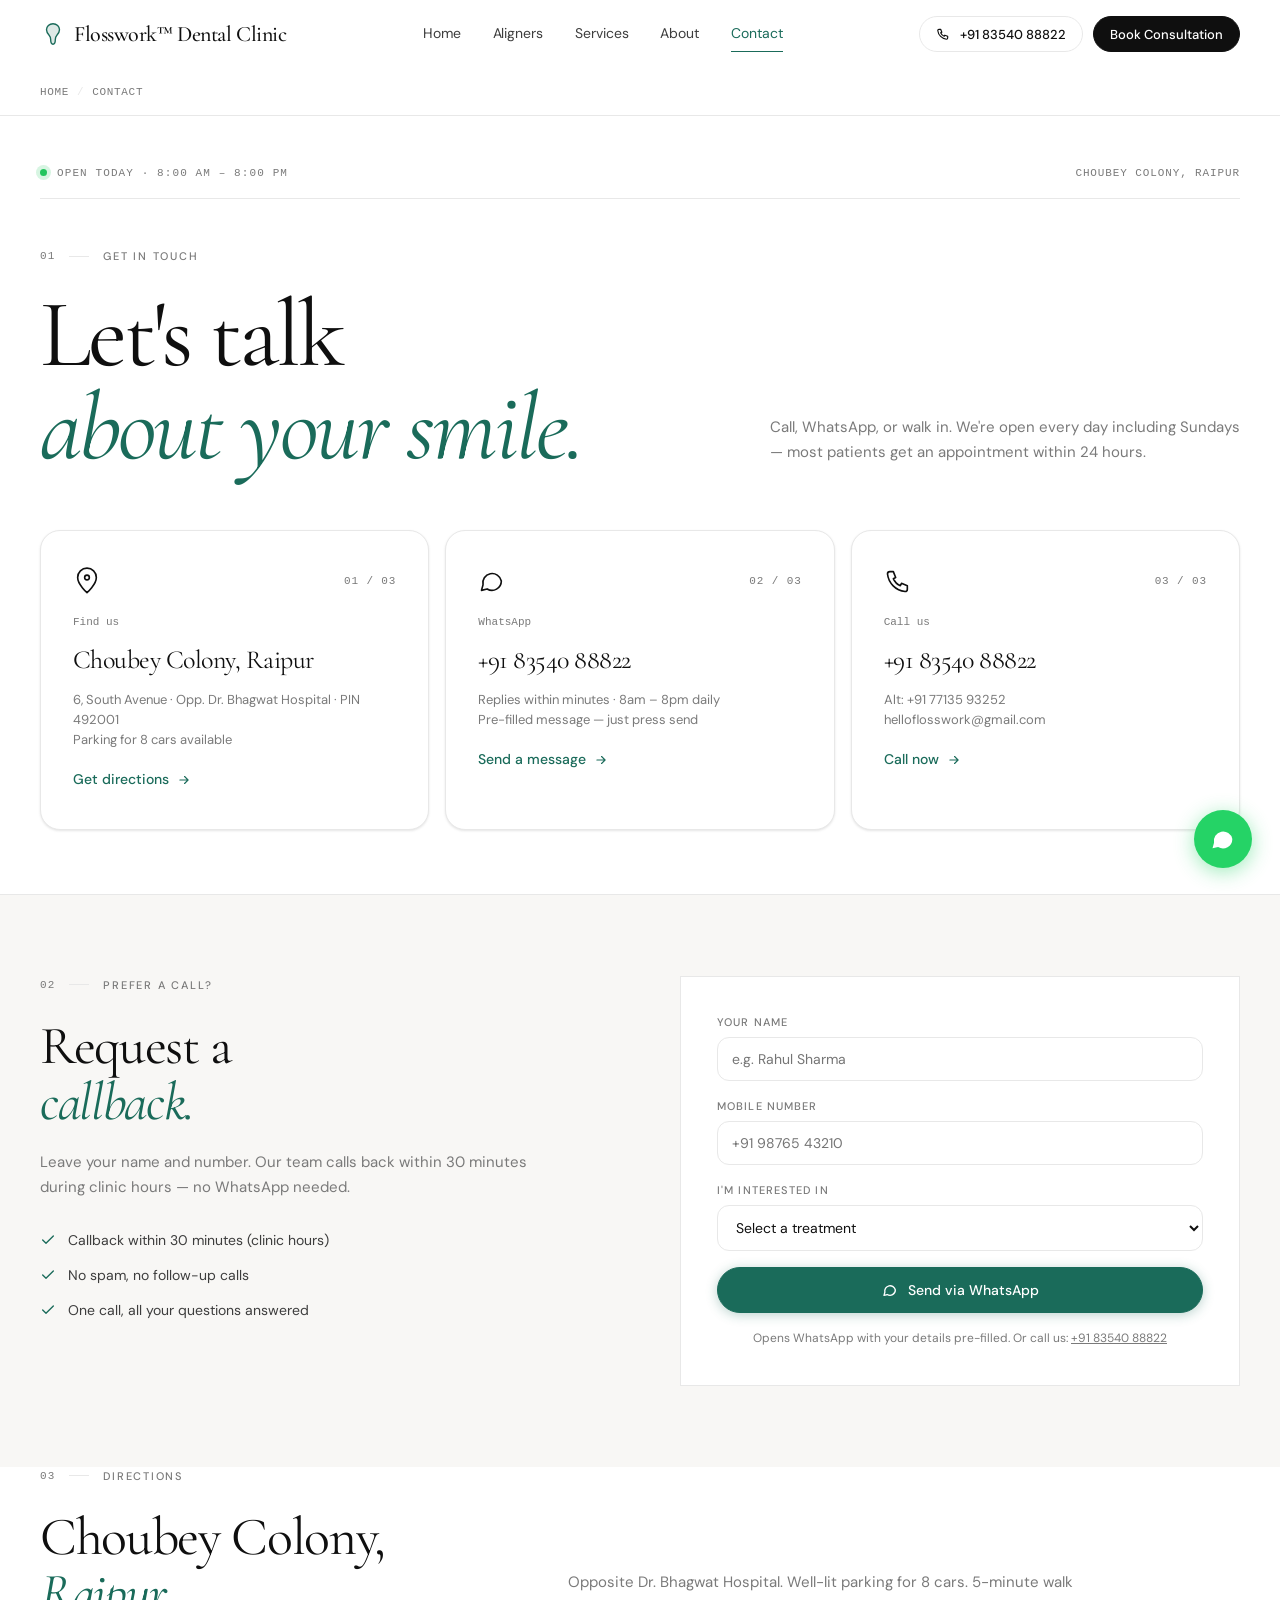
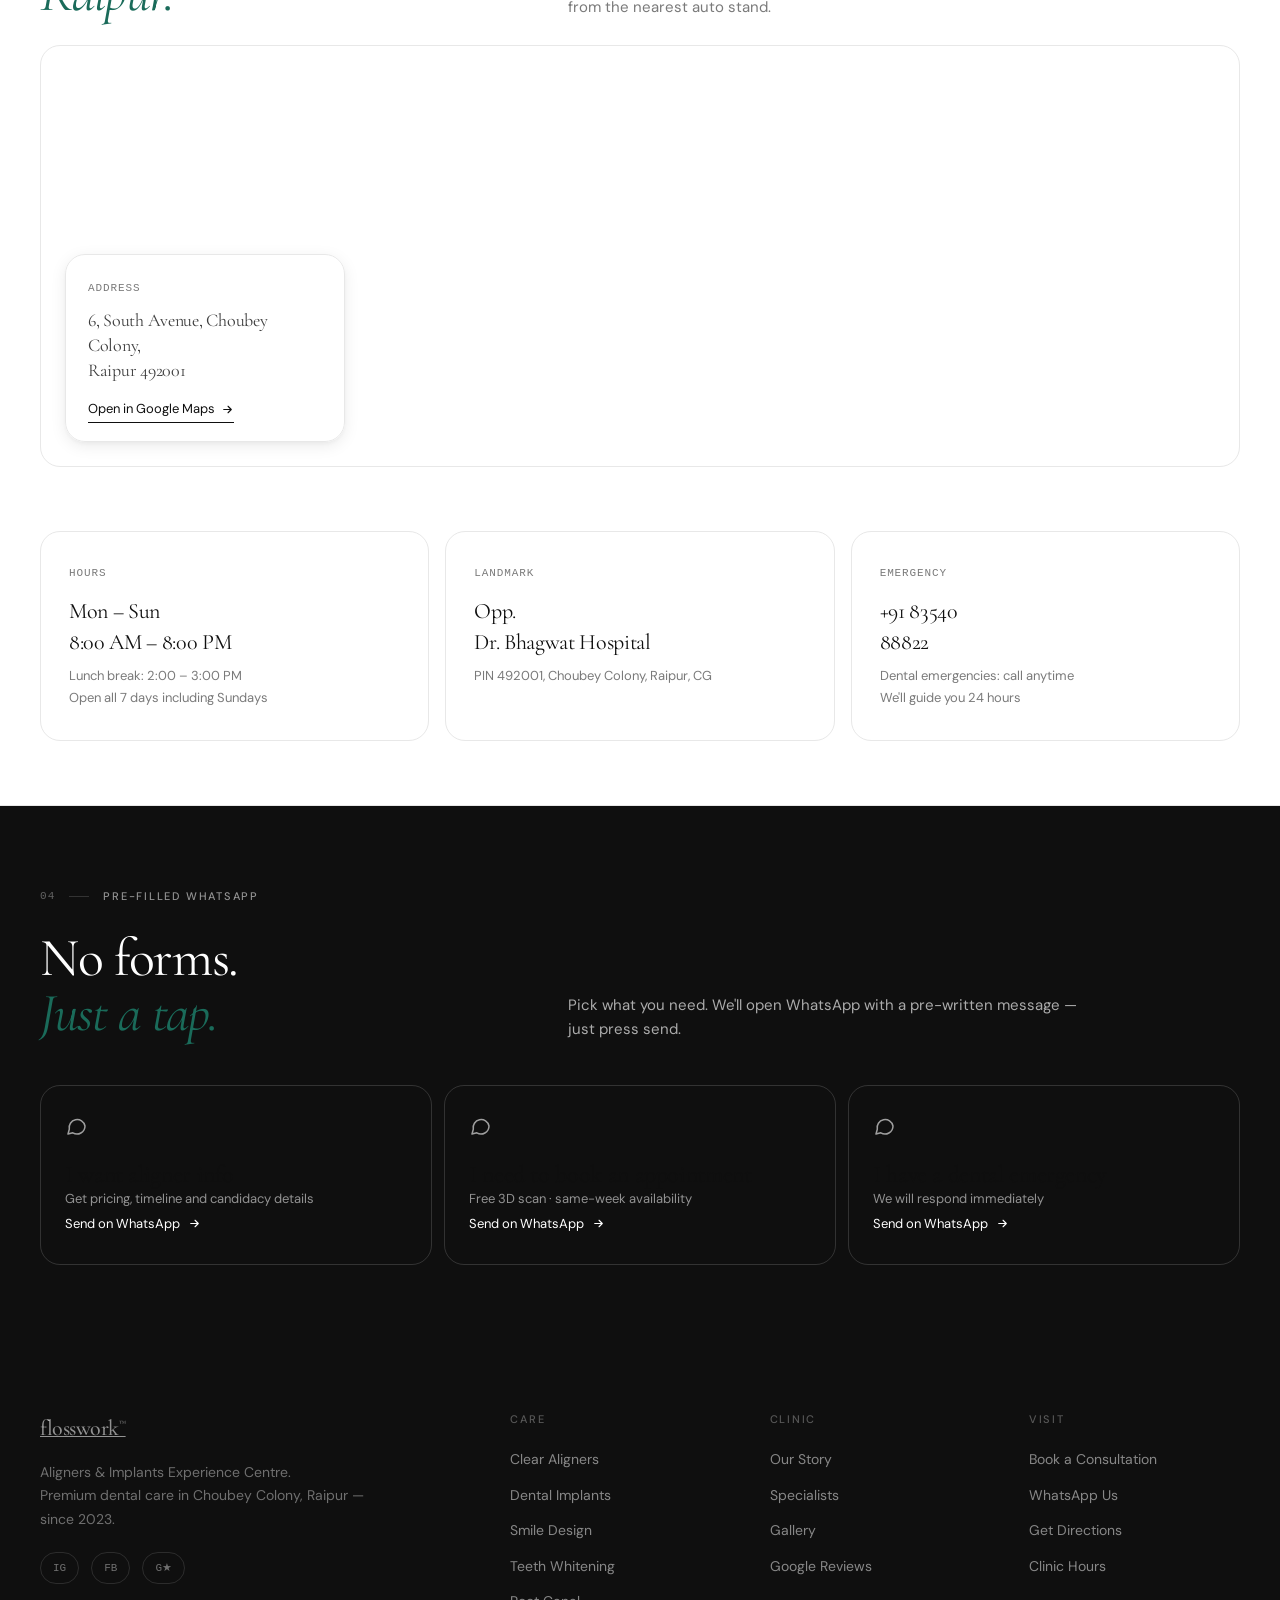
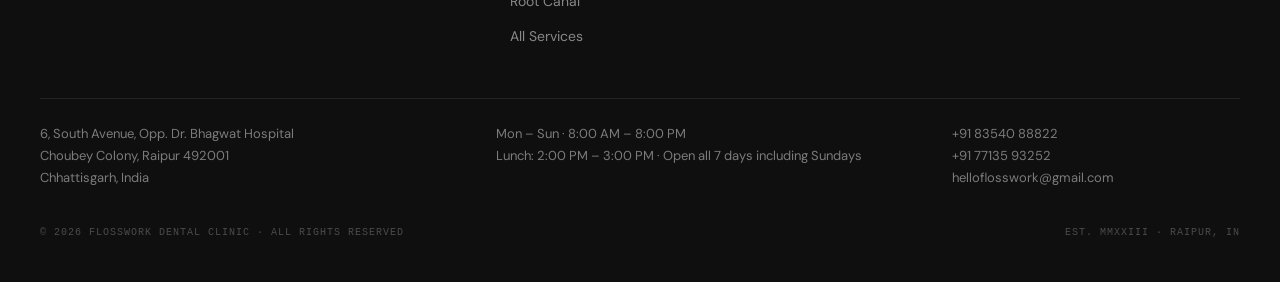
<file: contact.html>
<!doctype html>
<html lang="en">
<head>
  <meta charset="utf-8">
  <meta name="viewport" content="width=device-width, initial-scale=1">
  <title>Book a Consultation — Flosswork Dental Clinic, Choubey Colony Raipur</title>
  <meta name="description" content="Book a free 3D scan or consultation at Flosswork Dental Raipur. Visit us at Choubey Colony. Call, WhatsApp, or fill the form. Open 7 days, 8am–8pm.">
  <meta name="robots" content="index, follow">
  <link rel="canonical" href="https://www.flossworkdental.com/contact.html">
  <meta property="og:type" content="website">
  <meta property="og:url" content="https://www.flossworkdental.com/contact.html">
  <meta property="og:title" content="Contact Flosswork Dental Clinic — Raipur">
  <meta property="og:description" content="Call, WhatsApp, or book online. Choubey Colony, Raipur. Open 7 days.">
  <meta property="og:image" content="https://www.flossworkdental.com/images/og-contact.jpg">
  <link rel="preconnect" href="https://fonts.googleapis.com">
  <link rel="preconnect" href="https://fonts.gstatic.com" crossorigin>
  <link href="https://fonts.googleapis.com/css2?family=DM+Sans:opsz,wght@9..40,400;9..40,500;9..40,600&family=Cormorant+Garamond:ital,wght@0,400;0,500;1,400&display=swap" rel="stylesheet">
  <link rel="stylesheet" href="css/base.css">
</head>
<body>

<noscript><div class="noscript-banner">Please enable JavaScript. Or call <a href="tel:+918354088822">+91 83540 88822</a></div></noscript>

<!-- NAV MOUNTS — filled immediately by layout.js below -->
<header id="fw-header" role="banner"></header>
<div id="nav-mobile" role="dialog" aria-modal="true" aria-label="Navigation menu"></div>

<!-- Sync: inject nav before <main> renders -->
<script src="js/content.js"></script>
<script src="js/layout.js"></script>

<main id="main-content" data-cta="none">

  <!-- BREADCRUMB -->
  <div style="padding:14px 0;border-bottom:1px solid var(--line)">
    <div class="wrap">
      <nav class="breadcrumb" aria-label="Breadcrumb">
        <a href="index.html">Home</a>
        <span class="breadcrumb-sep" aria-hidden="true">/</span>
        <span aria-current="page">Contact</span>
      </nav>
    </div>
  </div>

  <!-- § 1 HERO -->
  <section class="section section--top" aria-labelledby="contact-h1" style="padding-top:48px;padding-bottom:56px">
    <div class="wrap">
      <div class="status-strip">
        <span><span class="status-dot" aria-hidden="true"></span>Open today · 8:00 AM – 8:00 PM</span>
        <span class="mono">Choubey Colony, Raipur</span>
      </div>
      <div class="hero-inner" style="display:grid;grid-template-columns:1.4fr 1fr;gap:72px;align-items:end">
        <div>
          <div class="eyebrow-row">
            <span class="eyebrow-num">01</span>
            <span class="eyebrow-rule" aria-hidden="true"></span>
            <span class="eyebrow">Get in touch</span>
          </div>
          <h1 id="contact-h1" class="display">Let's talk<br><em>about your smile.</em></h1>
        </div>
        <div style="padding-bottom:8px">
          <p class="lead">Call, WhatsApp, or walk in. We're open every day including Sundays — most patients get an appointment within 24 hours.</p>
        </div>
      </div>
    </div>
  </section>

  <!-- § 2 CONTACT CARDS -->
  <section style="padding-bottom:64px" aria-labelledby="contact-cards-label">
    <div class="wrap">
      <h2 id="contact-cards-label" class="visually-hidden">Contact options</h2>
      <div class="contact-cards">

        <!-- Map / Address -->
        <a href="https://maps.google.com/?q=Flosswork+Dental+Clinic+Choubey+Colony+Raipur"
           target="_blank" rel="noopener noreferrer"
           class="contact-card" aria-label="Get directions to Flosswork Dental Clinic">
          <div class="contact-card-icon">
            <svg width="28" height="28" viewBox="0 0 24 24" fill="none" stroke="currentColor" stroke-width="1.4" stroke-linecap="round" stroke-linejoin="round" aria-hidden="true"><path d="M12 22s8-7 8-13a8 8 0 10-16 0c0 6 8 13 8 13z M12 11a2 2 0 100-4 2 2 0 000 4z"/></svg>
            <span class="mono">01 / 03</span>
          </div>
          <div>
            <p class="contact-card-label">Find us</p>
            <h3 class="contact-card-primary">Choubey Colony, Raipur</h3>
            <p class="contact-card-secondary">6, South Avenue · Opp. Dr. Bhagwat Hospital · PIN 492001<br>Parking for 8 cars available</p>
            <span class="contact-card-cta">
              Get directions
              <svg width="14" height="14" viewBox="0 0 24 24" fill="none" stroke="currentColor" stroke-width="2" stroke-linecap="round" stroke-linejoin="round" aria-hidden="true"><path d="M5 12h14M13 6l6 6-6 6"/></svg>
            </span>
          </div>
        </a>

        <!-- WhatsApp -->
        <a href="https://wa.me/918354088822?text=Hi%2C+I%27d+like+to+book+a+consultation+at+Flosswork."
           target="_blank" rel="noopener noreferrer"
           class="contact-card" data-track="wa_click" aria-label="Chat with Flosswork on WhatsApp">
          <div class="contact-card-icon">
            <svg width="28" height="28" viewBox="0 0 24 24" fill="none" stroke="currentColor" stroke-width="1.4" stroke-linecap="round" stroke-linejoin="round" aria-hidden="true"><path d="M20 12a8 8 0 01-12.2 6.8L3 20l1.3-4.7A8 8 0 1120 12z"/></svg>
            <span class="mono">02 / 03</span>
          </div>
          <div>
            <p class="contact-card-label">WhatsApp</p>
            <h3 class="contact-card-primary">+91 83540 88822</h3>
            <p class="contact-card-secondary">Replies within minutes · 8am – 8pm daily<br>Pre-filled message — just press send</p>
            <span class="contact-card-cta">
              Send a message
              <svg width="14" height="14" viewBox="0 0 24 24" fill="none" stroke="currentColor" stroke-width="2" stroke-linecap="round" stroke-linejoin="round" aria-hidden="true"><path d="M5 12h14M13 6l6 6-6 6"/></svg>
            </span>
          </div>
        </a>

        <!-- Phone -->
        <a href="tel:+918354088822" class="contact-card" data-track="call_click" aria-label="Call Flosswork Dental Clinic">
          <div class="contact-card-icon">
            <svg width="28" height="28" viewBox="0 0 24 24" fill="none" stroke="currentColor" stroke-width="1.4" stroke-linecap="round" stroke-linejoin="round" aria-hidden="true"><path d="M5 4h3l2 5-2 1a11 11 0 006 6l1-2 5 2v3a2 2 0 01-2 2A17 17 0 013 6a2 2 0 012-2z"/></svg>
            <span class="mono">03 / 03</span>
          </div>
          <div>
            <p class="contact-card-label">Call us</p>
            <h3 class="contact-card-primary">+91 83540 88822</h3>
            <p class="contact-card-secondary">Alt: +91 77135 93252<br>helloflosswork@gmail.com</p>
            <span class="contact-card-cta">
              Call now
              <svg width="14" height="14" viewBox="0 0 24 24" fill="none" stroke="currentColor" stroke-width="2" stroke-linecap="round" stroke-linejoin="round" aria-hidden="true"><path d="M5 12h14M13 6l6 6-6 6"/></svg>
            </span>
          </div>
        </a>

      </div>
    </div>
  </section>

  <!-- § 3 CALLBACK FORM inline section (desktop) -->
  <section class="section section--paper" aria-labelledby="callback-section-h2">
    <div class="wrap">
      <div style="display:grid;grid-template-columns:1fr 1fr;gap:80px;align-items:start" class="hero-inner">
        <div>
          <div class="eyebrow-row">
            <span class="eyebrow-num">02</span>
            <span class="eyebrow-rule" aria-hidden="true"></span>
            <span class="eyebrow">Prefer a call?</span>
          </div>
          <h2 id="callback-section-h2" class="h2">Request a<br><em>callback.</em></h2>
          <p class="lead" style="margin-top:20px">Leave your name and number. Our team calls back within 30 minutes during clinic hours — no WhatsApp needed.</p>
          <div style="margin-top:28px;display:flex;flex-direction:column;gap:12px">
            <div style="display:flex;align-items:center;gap:12px;font-size:14px;color:var(--ink-soft)">
              <svg width="16" height="16" viewBox="0 0 24 24" fill="none" stroke="var(--accent)" stroke-width="2" stroke-linecap="round" stroke-linejoin="round" aria-hidden="true"><path d="M4 12l5 5L20 6"/></svg>
              Callback within 30 minutes (clinic hours)
            </div>
            <div style="display:flex;align-items:center;gap:12px;font-size:14px;color:var(--ink-soft)">
              <svg width="16" height="16" viewBox="0 0 24 24" fill="none" stroke="var(--accent)" stroke-width="2" stroke-linecap="round" stroke-linejoin="round" aria-hidden="true"><path d="M4 12l5 5L20 6"/></svg>
              No spam, no follow-up calls
            </div>
            <div style="display:flex;align-items:center;gap:12px;font-size:14px;color:var(--ink-soft)">
              <svg width="16" height="16" viewBox="0 0 24 24" fill="none" stroke="var(--accent)" stroke-width="2" stroke-linecap="round" stroke-linejoin="round" aria-hidden="true"><path d="M4 12l5 5L20 6"/></svg>
              One call, all your questions answered
            </div>
          </div>
        </div>

        <!-- Inline callback form -->
        <div style="background:var(--bg);border:1px solid var(--line);padding:36px">
          <div id="inline-form">
            <div style="display:flex;flex-direction:column;gap:16px">
              <div class="field">
                <label for="inline-name">Your name</label>
                <input type="text" id="inline-name" placeholder="e.g. Rahul Sharma" autocomplete="name">
              </div>
              <div class="field">
                <label for="inline-phone">Mobile number</label>
                <input type="tel" id="inline-phone" placeholder="+91 98765 43210" autocomplete="tel">
              </div>
              <div class="field">
                <label for="inline-topic">I'm interested in</label>
                <select id="inline-topic">
                  <option value="">Select a treatment</option>
                  <option value="aligners">Clear Aligners</option>
                  <option value="implants">Dental Implants</option>
                  <option value="smiledesign">Smile Design / Veneers</option>
                  <option value="whitening">Teeth Whitening</option>
                  <option value="rootcanal">Root Canal</option>
                  <option value="general">General / Not sure</option>
                </select>
              </div>
              <button type="button" id="inline-submit" class="btn btn--primary" style="width:100%" data-track="callback_request">
                <svg width="16" height="16" viewBox="0 0 24 24" fill="none" stroke="currentColor" stroke-width="2" stroke-linecap="round" stroke-linejoin="round" aria-hidden="true"><path d="M20 12a8 8 0 01-12.2 6.8L3 20l1.3-4.7A8 8 0 1120 12z"/></svg>
                Send via WhatsApp
              </button>
              <p style="font-size:12px;color:var(--ink-mute);text-align:center">Opens WhatsApp with your details pre-filled. Or call us: <a href="tel:+918354088822" style="color:var(--ink-mute)" data-track="call_click">+91 83540 88822</a></p>
            </div>
          </div>
          <div id="inline-success" hidden style="text-align:center;padding:20px 0">
            <svg width="40" height="40" viewBox="0 0 24 24" fill="none" stroke="var(--accent)" stroke-width="1.5" stroke-linecap="round" stroke-linejoin="round" aria-hidden="true" style="margin:0 auto 12px"><path d="M4 12l5 5L20 6"/></svg>
            <h3 style="font-family:var(--serif);font-size:24px;letter-spacing:-.015em;margin-bottom:8px">Request sent</h3>
            <p style="font-size:14px;color:var(--ink-soft)">WhatsApp opened with your details. We'll respond shortly.</p>
            <p style="font-size:13px;color:var(--ink-mute);margin-top:12px">Or call directly: <a href="tel:+918354088822" data-track="call_click">+91 83540 88822</a></p>
          </div>
        </div>
      </div>
    </div>
  </section>

  <script>
  document.getElementById('inline-submit').addEventListener('click', function() {
    var name  = document.getElementById('inline-name').value.trim();
    var phone = document.getElementById('inline-phone').value.trim();
    var topic = document.getElementById('inline-topic');
    var topicVal = topic.options[topic.selectedIndex].text;
    if (!name || !phone) {
      if (!name)  { document.getElementById('inline-name').focus();  document.getElementById('inline-name').style.borderColor='oklch(0.65 0.18 25)'; }
      if (!phone) { document.getElementById('inline-phone').focus(); document.getElementById('inline-phone').style.borderColor='oklch(0.65 0.18 25)'; }
      return;
    }
    var fw = window.FW || {};
    var num = (fw.clinic && fw.clinic.whatsapp) ? fw.clinic.whatsapp : '918354088822';
    var msg = "Hi, I'd like a callback from Flosswork. My name is " + name + ", my number is " + phone + ", and I'm interested in: " + topicVal + ".";
    window.open('https://wa.me/' + num + '?text=' + encodeURIComponent(msg), '_blank', 'noopener,noreferrer');
    document.getElementById('inline-form').hidden = true;
    document.getElementById('inline-success').hidden = false;
    if (window.gtag) window.gtag('event', 'callback_request', { method: 'inline_form' });
  });
  ['inline-name','inline-phone'].forEach(function(id) {
    document.getElementById(id).addEventListener('input', function() { this.style.borderColor=''; });
  });
  </script>

  <!-- § 4 MAP -->
  <section style="padding-bottom:64px" id="location" aria-labelledby="map-h2" style="scroll-margin-top:var(--nav-h)">
    <div class="wrap">
      <div class="section-header" style="margin-bottom:24px">
        <div>
          <div class="eyebrow-row">
            <span class="eyebrow-num">03</span>
            <span class="eyebrow-rule" aria-hidden="true"></span>
            <span class="eyebrow">Directions</span>
          </div>
          <h2 id="map-h2" class="h2">Choubey Colony,<br><em>Raipur.</em></h2>
        </div>
        <p class="lead">Opposite Dr. Bhagwat Hospital. Well-lit parking for 8 cars. 5-minute walk from the nearest auto stand.</p>
      </div>

      <div class="map-wrap">
        <!-- REPLACE src with your actual Google Maps embed URL from:
             Google Maps → Search your clinic → Share → Embed a map → Copy iframe src -->
        <iframe
          src="https://www.google.com/maps/embed?pb=!1m18!1m12!1m3!1d3719.0!2d81.6296!3d21.2514!2m3!1f0!2f0!3f0!3m2!1i1024!2i768!4f13.1!3m3!1m2!1s0x0%3A0x0!2zRmxvc3N3b3JrK0RlbnRhbCtDbGluaWM!5e0!3m2!1sen!2sin!4v1234567890"
          title="Flosswork Dental Clinic location — Choubey Colony, Raipur"
          loading="lazy"
          referrerpolicy="no-referrer-when-downgrade"
          allowfullscreen>
        </iframe>
        <div class="map-overlay">
          <span class="mono">Address</span>
          <address>6, South Avenue, Choubey Colony,<br>Raipur 492001</address>
          <a href="https://maps.google.com/?q=Flosswork+Dental+Clinic+Choubey+Colony+Raipur"
             target="_blank" rel="noopener noreferrer" class="link" style="font-size:13px">
            Open in Google Maps
            <svg width="13" height="13" viewBox="0 0 24 24" fill="none" stroke="currentColor" stroke-width="2" stroke-linecap="round" stroke-linejoin="round" aria-hidden="true"><path d="M5 12h14M13 6l6 6-6 6"/></svg>
          </a>
        </div>
      </div>
    </div>
  </section>

  <!-- § 5 HOURS + LANDMARK -->
  <section style="padding-bottom:64px" id="hours" aria-labelledby="hours-h2" style="scroll-margin-top:var(--nav-h)">
    <div class="wrap">
      <h2 id="hours-h2" class="visually-hidden">Clinic hours and location details</h2>
      <div class="hours-grid">
        <div class="hours-cell">
          <p class="hours-label mono">Hours</p>
          <p class="hours-value">Mon – Sun<br>8:00 AM – 8:00 PM</p>
          <p class="hours-note">Lunch break: 2:00 – 3:00 PM<br>Open all 7 days including Sundays</p>
        </div>
        <div class="hours-cell">
          <p class="hours-label mono">Landmark</p>
          <p class="hours-value">Opp.<br>Dr. Bhagwat Hospital</p>
          <p class="hours-note">PIN 492001, Choubey Colony, Raipur, CG</p>
        </div>
        <div class="hours-cell">
          <p class="hours-label mono">Emergency</p>
          <p class="hours-value">+91 83540<br>88822</p>
          <p class="hours-note">Dental emergencies: call anytime<br>We'll guide you 24 hours</p>
        </div>
      </div>
    </div>
  </section>

  <!-- § 6 QUICK WHATSAPP PROMPTS -->
  <section class="section section--ink" aria-labelledby="quick-h2">
    <div class="wrap">
      <div class="section-header" style="margin-bottom:44px">
        <div>
          <div class="eyebrow-row" style="color:rgba(255,255,255,.45)">
            <span class="eyebrow-num" style="color:rgba(255,255,255,.35)">04</span>
            <span class="eyebrow-rule" style="background:rgba(255,255,255,.15)" aria-hidden="true"></span>
            <span class="eyebrow" style="color:rgba(255,255,255,.55)">Pre-filled WhatsApp</span>
          </div>
          <h2 id="quick-h2" class="h2" style="color:var(--bg)">No forms.<br><em>Just a tap.</em></h2>
        </div>
        <p style="font-size:clamp(15px,1.1vw,18px);line-height:1.6;color:rgba(255,255,255,.65);max-width:52ch">Pick what you need. We'll open WhatsApp with a pre-written message — just press send.</p>
      </div>

      <div class="quick-grid">
        <a href="https://wa.me/918354088822?text=Hi%2C+I%27d+like+to+know+more+about+clear+aligners+at+Flosswork."
           target="_blank" rel="noopener noreferrer"
           class="quick-card" data-track="wa_click" aria-label="WhatsApp about aligner information">
          <svg width="24" height="24" viewBox="0 0 24 24" fill="none" stroke="rgba(255,255,255,.6)" stroke-width="1.5" stroke-linecap="round" stroke-linejoin="round" aria-hidden="true"><path d="M20 12a8 8 0 01-12.2 6.8L3 20l1.3-4.7A8 8 0 1120 12z"/></svg>
          <div style="margin-top:auto">
            <h3 class="quick-card-title">I want aligner info</h3>
            <p class="quick-card-sub">Get pricing, timeline and candidacy details</p>
            <span class="quick-card-cta">
              Send on WhatsApp
              <svg width="13" height="13" viewBox="0 0 24 24" fill="none" stroke="currentColor" stroke-width="2" stroke-linecap="round" stroke-linejoin="round" aria-hidden="true"><path d="M5 12h14M13 6l6 6-6 6"/></svg>
            </span>
          </div>
        </a>

        <a href="https://wa.me/918354088822?text=Hi%2C+I%27d+like+to+book+a+free+3D+scan+consultation+at+Flosswork."
           target="_blank" rel="noopener noreferrer"
           class="quick-card" data-track="wa_click" aria-label="WhatsApp to book an appointment">
          <svg width="24" height="24" viewBox="0 0 24 24" fill="none" stroke="rgba(255,255,255,.6)" stroke-width="1.5" stroke-linecap="round" stroke-linejoin="round" aria-hidden="true"><path d="M20 12a8 8 0 01-12.2 6.8L3 20l1.3-4.7A8 8 0 1120 12z"/></svg>
          <div style="margin-top:auto">
            <h3 class="quick-card-title">I need to book an appointment</h3>
            <p class="quick-card-sub">Free 3D scan · same-week availability</p>
            <span class="quick-card-cta">
              Send on WhatsApp
              <svg width="13" height="13" viewBox="0 0 24 24" fill="none" stroke="currentColor" stroke-width="2" stroke-linecap="round" stroke-linejoin="round" aria-hidden="true"><path d="M5 12h14M13 6l6 6-6 6"/></svg>
            </span>
          </div>
        </a>

        <a href="https://wa.me/918354088822?text=Hi%2C+I+have+a+dental+emergency+and+need+urgent+help."
           target="_blank" rel="noopener noreferrer"
           class="quick-card" data-track="wa_click" aria-label="WhatsApp about a dental emergency">
          <svg width="24" height="24" viewBox="0 0 24 24" fill="none" stroke="rgba(255,255,255,.6)" stroke-width="1.5" stroke-linecap="round" stroke-linejoin="round" aria-hidden="true"><path d="M20 12a8 8 0 01-12.2 6.8L3 20l1.3-4.7A8 8 0 1120 12z"/></svg>
          <div style="margin-top:auto">
            <h3 class="quick-card-title">I have a dental emergency</h3>
            <p class="quick-card-sub">We will respond immediately</p>
            <span class="quick-card-cta">
              Send on WhatsApp
              <svg width="13" height="13" viewBox="0 0 24 24" fill="none" stroke="currentColor" stroke-width="2" stroke-linecap="round" stroke-linejoin="round" aria-hidden="true"><path d="M5 12h14M13 6l6 6-6 6"/></svg>
            </span>
          </div>
        </a>
      </div>
    </div>
  </section>

</main>

<div id="fw-footer">
  <noscript><footer style="background:#f9f8f6;border-top:1px solid #e0e6e6;padding:40px 20px;font-size:13px;color:#3d4a4a"><strong>Flosswork Dental Clinic</strong><br>6, South Avenue, Opp. Dr. Bhagwat Hospital, Choubey Colony, Raipur 492001<br>Phone: <a href="tel:+918354088822">+91 83540 88822</a> | Hours: Mon–Sun 8:00 AM – 8:00 PM</footer></noscript>
</div>

<script defer src="js/components.js"></script>
<script defer src="js/floats.js"></script>
<script defer src="js/tracking.js"></script>
</body>
</html>
</file>
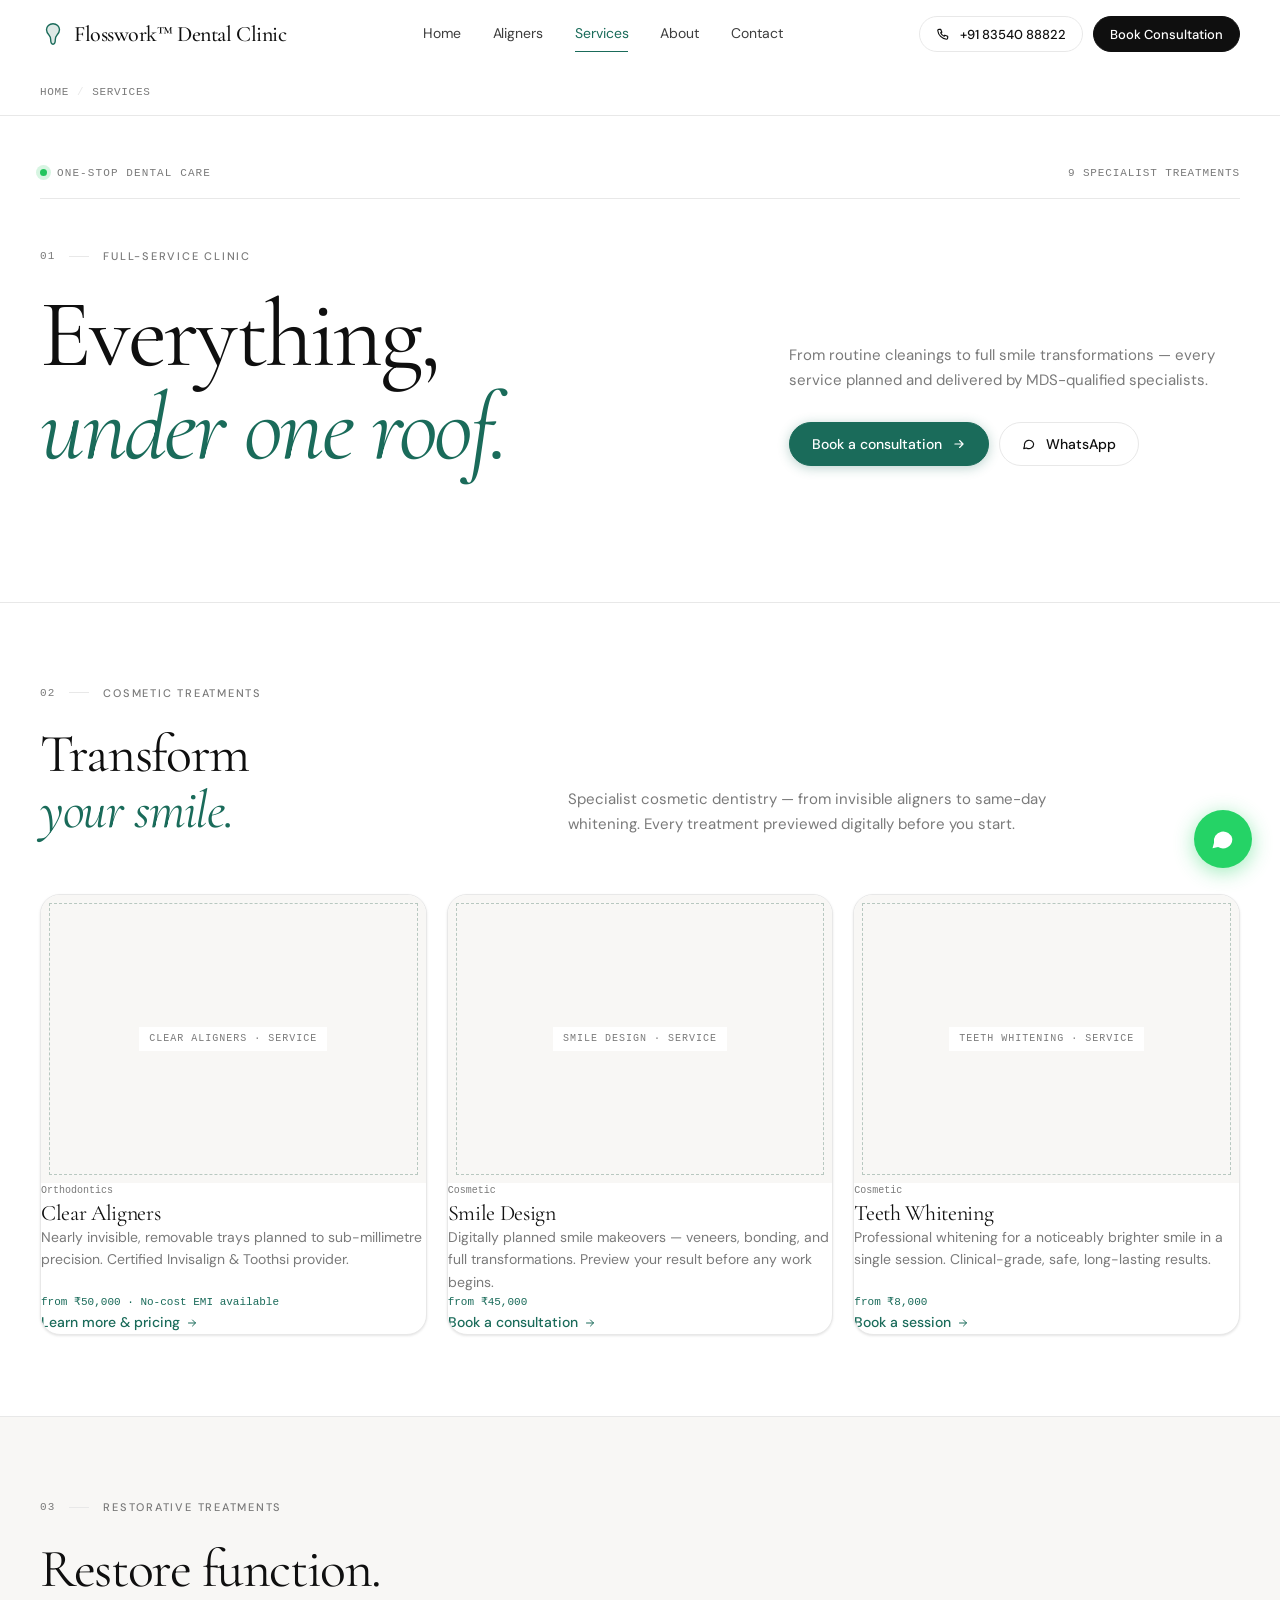
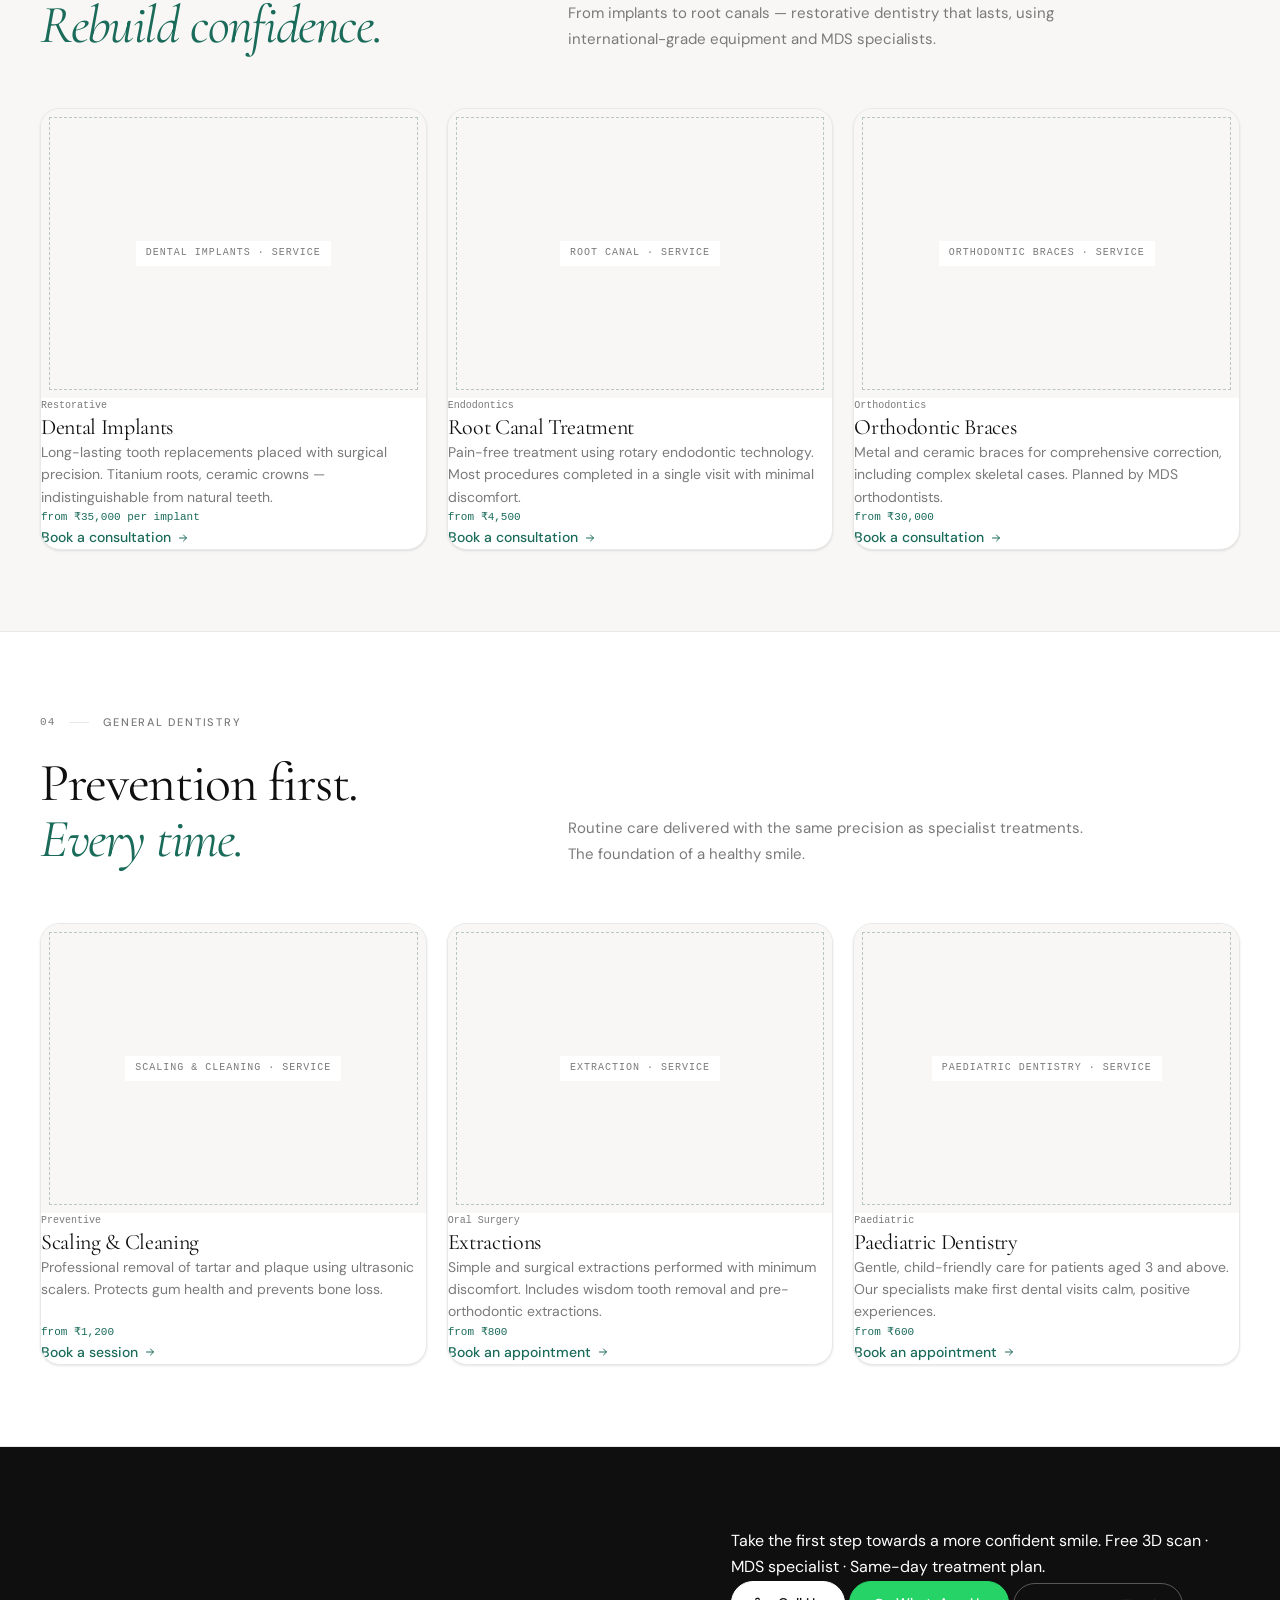
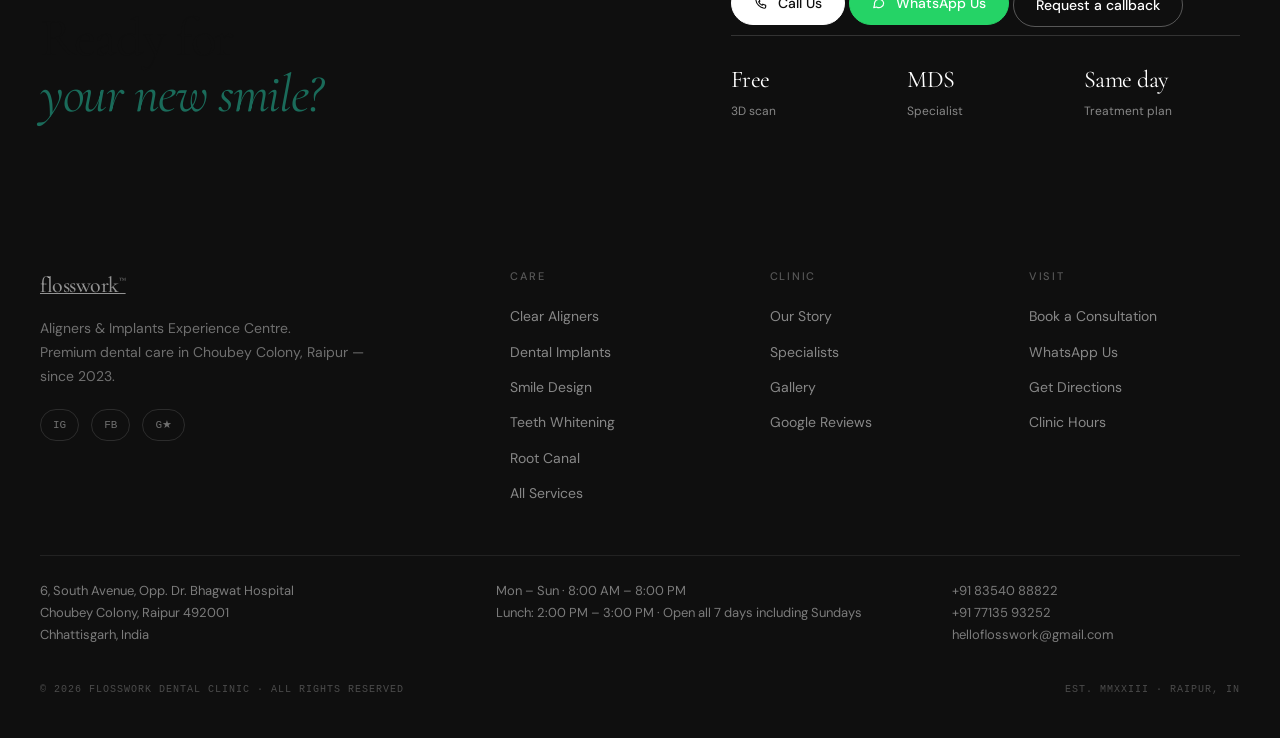
<file: services.html>
<!doctype html>
<html lang="en">
<head>
  <meta charset="utf-8">
  <meta name="viewport" content="width=device-width, initial-scale=1">
  <title>Dental Services in Raipur — Implants, Whitening, Smile Design | Flosswork Dental</title>
  <meta name="description" content="Full-service dental clinic in Raipur. Implants from ₹35,000, smile design, teeth whitening, root canal, braces &amp; more. MDS specialists. Book today.">
  <meta name="robots" content="index, follow">
  <link rel="canonical" href="https://www.flossworkdental.com/services.html">
  <meta property="og:type" content="website">
  <meta property="og:url" content="https://www.flossworkdental.com/services.html">
  <meta property="og:title" content="Dental Services in Raipur — Flosswork Dental">
  <meta property="og:description" content="Implants, smile design, whitening, root canal and more. MDS specialists. Book today.">
  <meta property="og:image" content="https://www.flossworkdental.com/images/og-services.jpg">
  <link rel="preconnect" href="https://fonts.googleapis.com">
  <link rel="preconnect" href="https://fonts.gstatic.com" crossorigin>
  <link href="https://fonts.googleapis.com/css2?family=DM+Sans:opsz,wght@9..40,400;9..40,500;9..40,600&family=Cormorant+Garamond:ital,wght@0,400;0,500;1,400&display=swap" rel="stylesheet">
  <link rel="stylesheet" href="css/base.css">
</head>
<body>

<noscript><div class="noscript-banner">Please enable JavaScript. Or call <a href="tel:+918354088822">+91 83540 88822</a></div></noscript>

<!-- NAV MOUNTS — filled immediately by layout.js below -->
<header id="fw-header" role="banner"></header>
<div id="nav-mobile" role="dialog" aria-modal="true" aria-label="Navigation menu"></div>

<!-- Sync: inject nav before <main> renders -->
<script src="js/content.js"></script>
<script src="js/layout.js"></script>

<main id="main-content">

  <div style="padding:14px 0;border-bottom:1px solid var(--line)">
    <div class="wrap"><nav class="breadcrumb" aria-label="Breadcrumb"><a href="index.html">Home</a><span class="breadcrumb-sep" aria-hidden="true">/</span><span aria-current="page">Services</span></nav></div>
  </div>

  <!-- § 1 HERO -->
  <section class="section section--top" aria-labelledby="svc-h1" style="padding-top:48px;padding-bottom:72px">
    <div class="wrap">
      <div class="status-strip"><span><span class="status-dot" aria-hidden="true"></span>One-stop dental care</span><span class="mono">9 specialist treatments</span></div>
      <div class="hero-inner" style="display:grid;grid-template-columns:1.5fr 1fr;gap:72px;align-items:end;margin-bottom:56px">
        <div>
          <div class="eyebrow-row"><span class="eyebrow-num">01</span><span class="eyebrow-rule" aria-hidden="true"></span><span class="eyebrow">Full-service clinic</span></div>
          <h1 id="svc-h1" class="display">Everything,<br><em>under one roof.</em></h1>
        </div>
        <div style="padding-bottom:8px">
          <p class="lead" style="margin-bottom:28px">From routine cleanings to full smile transformations — every service planned and delivered by MDS-qualified specialists.</p>
          <div style="display:flex;gap:10px;flex-wrap:wrap">
            <a href="contact.html" class="btn btn--primary" data-track="book_click">Book a consultation <svg width="14" height="14" viewBox="0 0 24 24" fill="none" stroke="currentColor" stroke-width="2" stroke-linecap="round" stroke-linejoin="round" aria-hidden="true"><path d="M5 12h14M13 6l6 6-6 6"/></svg></a>
            <a href="https://wa.me/918354088822?text=Hi%2C+I%27d+like+to+know+more+about+dental+services+at+Flosswork." class="btn btn--ghost" target="_blank" rel="noopener noreferrer" data-track="wa_click"><svg width="14" height="14" viewBox="0 0 24 24" fill="none" stroke="currentColor" stroke-width="2" stroke-linecap="round" stroke-linejoin="round" aria-hidden="true"><path d="M20 12a8 8 0 01-12.2 6.8L3 20l1.3-4.7A8 8 0 1120 12z"/></svg>WhatsApp</a>
          </div>
        </div>
      </div>
    </div>
  </section>

  <!-- § 2 COSMETIC & ALIGNER TREATMENTS -->
  <section class="section" id="cosmetic" aria-labelledby="cosmetic-h2">
    <div class="wrap">
      <div class="section-header">
        <div>
          <div class="eyebrow-row"><span class="eyebrow-num">02</span><span class="eyebrow-rule" aria-hidden="true"></span><span class="eyebrow">Cosmetic treatments</span></div>
          <h2 id="cosmetic-h2" class="h2">Transform<br><em>your smile.</em></h2>
        </div>
        <p class="lead">Specialist cosmetic dentistry — from invisible aligners to same-day whitening. Every treatment previewed digitally before you start.</p>
      </div>

      <div class="services-grid">
        <article class="service-card" id="aligners">
          <div class="placeholder service-card-img"><span>Clear Aligners · service</span></div>
          <p class="service-card-eyebrow">Orthodontics</p>
          <h3 class="service-card-name">Clear Aligners</h3>
          <p class="service-card-desc">Nearly invisible, removable trays planned to sub-millimetre precision. Certified Invisalign &amp; Toothsi provider.</p>
          <p class="service-card-price">from ₹50,000 · No-cost EMI available</p>
          <a href="aligners.html" class="service-card-link">Learn more &amp; pricing <svg width="12" height="12" viewBox="0 0 24 24" fill="none" stroke="currentColor" stroke-width="2" stroke-linecap="round" stroke-linejoin="round" aria-hidden="true"><path d="M5 12h14M13 6l6 6-6 6"/></svg></a>
        </article>
        <article class="service-card" id="smiledesign">
          <div class="placeholder service-card-img"><span>Smile Design · service</span></div>
          <p class="service-card-eyebrow">Cosmetic</p>
          <h3 class="service-card-name">Smile Design</h3>
          <p class="service-card-desc">Digitally planned smile makeovers — veneers, bonding, and full transformations. Preview your result before any work begins.</p>
          <p class="service-card-price">from ₹45,000</p>
          <a href="https://wa.me/918354088822?text=Hi%2C+I%27m+interested+in+smile+design+at+Flosswork." target="_blank" rel="noopener noreferrer" class="service-card-link" data-track="wa_click">Book a consultation <svg width="12" height="12" viewBox="0 0 24 24" fill="none" stroke="currentColor" stroke-width="2" stroke-linecap="round" stroke-linejoin="round" aria-hidden="true"><path d="M5 12h14M13 6l6 6-6 6"/></svg></a>
        </article>
        <article class="service-card" id="whitening">
          <div class="placeholder service-card-img"><span>Teeth Whitening · service</span></div>
          <p class="service-card-eyebrow">Cosmetic</p>
          <h3 class="service-card-name">Teeth Whitening</h3>
          <p class="service-card-desc">Professional whitening for a noticeably brighter smile in a single session. Clinical-grade, safe, long-lasting results.</p>
          <p class="service-card-price">from ₹8,000</p>
          <a href="https://wa.me/918354088822?text=Hi%2C+I%27d+like+to+book+a+teeth+whitening+session+at+Flosswork." target="_blank" rel="noopener noreferrer" class="service-card-link" data-track="wa_click">Book a session <svg width="12" height="12" viewBox="0 0 24 24" fill="none" stroke="currentColor" stroke-width="2" stroke-linecap="round" stroke-linejoin="round" aria-hidden="true"><path d="M5 12h14M13 6l6 6-6 6"/></svg></a>
        </article>
      </div>
    </div>
  </section>

  <!-- § 3 RESTORATIVE & IMPLANTS -->
  <section class="section section--paper" id="restorative" aria-labelledby="restorative-h2">
    <div class="wrap">
      <div class="section-header">
        <div>
          <div class="eyebrow-row"><span class="eyebrow-num">03</span><span class="eyebrow-rule" aria-hidden="true"></span><span class="eyebrow">Restorative treatments</span></div>
          <h2 id="restorative-h2" class="h2">Restore function.<br><em>Rebuild confidence.</em></h2>
        </div>
        <p class="lead">From implants to root canals — restorative dentistry that lasts, using international-grade equipment and MDS specialists.</p>
      </div>

      <div class="services-grid">
        <article class="service-card" id="implants">
          <div class="placeholder service-card-img"><span>Dental Implants · service</span></div>
          <p class="service-card-eyebrow">Restorative</p>
          <h3 class="service-card-name">Dental Implants</h3>
          <p class="service-card-desc">Long-lasting tooth replacements placed with surgical precision. Titanium roots, ceramic crowns — indistinguishable from natural teeth.</p>
          <p class="service-card-price">from ₹35,000 per implant</p>
          <a href="https://wa.me/918354088822?text=Hi%2C+I%27d+like+to+know+more+about+dental+implants+at+Flosswork." target="_blank" rel="noopener noreferrer" class="service-card-link" data-track="wa_click">Book a consultation <svg width="12" height="12" viewBox="0 0 24 24" fill="none" stroke="currentColor" stroke-width="2" stroke-linecap="round" stroke-linejoin="round" aria-hidden="true"><path d="M5 12h14M13 6l6 6-6 6"/></svg></a>
        </article>
        <article class="service-card" id="rootcanal">
          <div class="placeholder service-card-img"><span>Root Canal · service</span></div>
          <p class="service-card-eyebrow">Endodontics</p>
          <h3 class="service-card-name">Root Canal Treatment</h3>
          <p class="service-card-desc">Pain-free treatment using rotary endodontic technology. Most procedures completed in a single visit with minimal discomfort.</p>
          <p class="service-card-price">from ₹4,500</p>
          <a href="https://wa.me/918354088822?text=Hi%2C+I+need+a+root+canal+consultation+at+Flosswork." target="_blank" rel="noopener noreferrer" class="service-card-link" data-track="wa_click">Book a consultation <svg width="12" height="12" viewBox="0 0 24 24" fill="none" stroke="currentColor" stroke-width="2" stroke-linecap="round" stroke-linejoin="round" aria-hidden="true"><path d="M5 12h14M13 6l6 6-6 6"/></svg></a>
        </article>
        <article class="service-card" id="braces">
          <div class="placeholder service-card-img"><span>Orthodontic Braces · service</span></div>
          <p class="service-card-eyebrow">Orthodontics</p>
          <h3 class="service-card-name">Orthodontic Braces</h3>
          <p class="service-card-desc">Metal and ceramic braces for comprehensive correction, including complex skeletal cases. Planned by MDS orthodontists.</p>
          <p class="service-card-price">from ₹30,000</p>
          <a href="https://wa.me/918354088822?text=Hi%2C+I%27d+like+to+enquire+about+braces+at+Flosswork." target="_blank" rel="noopener noreferrer" class="service-card-link" data-track="wa_click">Book a consultation <svg width="12" height="12" viewBox="0 0 24 24" fill="none" stroke="currentColor" stroke-width="2" stroke-linecap="round" stroke-linejoin="round" aria-hidden="true"><path d="M5 12h14M13 6l6 6-6 6"/></svg></a>
        </article>
      </div>
    </div>
  </section>

  <!-- § 4 GENERAL TREATMENTS -->
  <section class="section" id="general" aria-labelledby="general-h2">
    <div class="wrap">
      <div class="section-header">
        <div>
          <div class="eyebrow-row"><span class="eyebrow-num">04</span><span class="eyebrow-rule" aria-hidden="true"></span><span class="eyebrow">General dentistry</span></div>
          <h2 id="general-h2" class="h2">Prevention first.<br><em>Every time.</em></h2>
        </div>
        <p class="lead">Routine care delivered with the same precision as specialist treatments. The foundation of a healthy smile.</p>
      </div>

      <div class="services-grid">
        <article class="service-card" id="cleaning">
          <div class="placeholder service-card-img"><span>Scaling &amp; Cleaning · service</span></div>
          <p class="service-card-eyebrow">Preventive</p>
          <h3 class="service-card-name">Scaling &amp; Cleaning</h3>
          <p class="service-card-desc">Professional removal of tartar and plaque using ultrasonic scalers. Protects gum health and prevents bone loss.</p>
          <p class="service-card-price">from ₹1,200</p>
          <a href="https://wa.me/918354088822?text=Hi%2C+I%27d+like+to+book+a+cleaning+appointment+at+Flosswork." target="_blank" rel="noopener noreferrer" class="service-card-link" data-track="wa_click">Book a session <svg width="12" height="12" viewBox="0 0 24 24" fill="none" stroke="currentColor" stroke-width="2" stroke-linecap="round" stroke-linejoin="round" aria-hidden="true"><path d="M5 12h14M13 6l6 6-6 6"/></svg></a>
        </article>
        <article class="service-card" id="extraction">
          <div class="placeholder service-card-img"><span>Extraction · service</span></div>
          <p class="service-card-eyebrow">Oral Surgery</p>
          <h3 class="service-card-name">Extractions</h3>
          <p class="service-card-desc">Simple and surgical extractions performed with minimum discomfort. Includes wisdom tooth removal and pre-orthodontic extractions.</p>
          <p class="service-card-price">from ₹800</p>
          <a href="https://wa.me/918354088822?text=Hi%2C+I+need+a+tooth+extraction+at+Flosswork." target="_blank" rel="noopener noreferrer" class="service-card-link" data-track="wa_click">Book an appointment <svg width="12" height="12" viewBox="0 0 24 24" fill="none" stroke="currentColor" stroke-width="2" stroke-linecap="round" stroke-linejoin="round" aria-hidden="true"><path d="M5 12h14M13 6l6 6-6 6"/></svg></a>
        </article>
        <article class="service-card" id="pediatric">
          <div class="placeholder service-card-img"><span>Paediatric Dentistry · service</span></div>
          <p class="service-card-eyebrow">Paediatric</p>
          <h3 class="service-card-name">Paediatric Dentistry</h3>
          <p class="service-card-desc">Gentle, child-friendly care for patients aged 3 and above. Our specialists make first dental visits calm, positive experiences.</p>
          <p class="service-card-price">from ₹600</p>
          <a href="https://wa.me/918354088822?text=Hi%2C+I%27d+like+to+book+a+paediatric+dentistry+appointment+at+Flosswork." target="_blank" rel="noopener noreferrer" class="service-card-link" data-track="wa_click">Book an appointment <svg width="12" height="12" viewBox="0 0 24 24" fill="none" stroke="currentColor" stroke-width="2" stroke-linecap="round" stroke-linejoin="round" aria-hidden="true"><path d="M5 12h14M13 6l6 6-6 6"/></svg></a>
        </article>
      </div>
    </div>
  </section>


  <div id="fw-cta-mount"></div>

</main>

<div id="fw-footer"><noscript><footer style="background:#f9f8f6;border-top:1px solid #e0e6e6;padding:40px 20px;font-size:13px;color:#3d4a4a"><strong>Flosswork Dental Clinic</strong><br>6, South Avenue, Opp. Dr. Bhagwat Hospital, Choubey Colony, Raipur 492001<br>Phone: <a href="tel:+918354088822">+91 83540 88822</a> | Hours: Mon–Sun 8:00 AM – 8:00 PM</footer></noscript></div>

<script defer src="js/components.js"></script>
<script defer src="js/floats.js"></script>
<script defer src="js/tracking.js"></script>
</body>
</html>
</file>
<file: css/base.css>
/* ============================================================
   FLOSSWORK™ — BASE.CSS  v2.0
   Design language from flosswork.in applied to v3 structure.
   Edit :root tokens to restyle everything.
   ============================================================ */

@import url('https://fonts.googleapis.com/css2?family=DM+Sans:opsz,wght@9..40,300;9..40,400;9..40,500;9..40,600&family=Cormorant+Garamond:ital,wght@0,400;0,500;1,400&display=swap');

/* ── TOKENS ───────────────────────────────────────────────── */
:root {
  --bg:          #ffffff;
  --paper:       #f8f7f5;
  --ink:         #0f0f0f;
  --ink-soft:    #3d3d3d;
  --ink-mute:    #7a7a7a;
  --line:        #e8e8e8;
  --line-soft:   #f0f0f0;
  --accent:      #1a6b5a;
  --accent-lt:   #edf5f2;
  --accent-mid:  #2d8c75;
  --gold:        #b8936a;
  --gold-soft:   #faf3ec;

  --serif: 'Cormorant Garamond', Georgia, serif;
  --sans:  'DM Sans', system-ui, -apple-system, sans-serif;
  --mono:  ui-monospace, 'SF Mono', Menlo, 'Courier New', monospace;

  --gutter:  40px;
  --maxw:    1320px;
  --nav-h:   68px;

  /* Radius system */
  --r-sm:   6px;
  --r-md:   12px;
  --r-lg:   20px;
  --r-xl:   32px;
  --r-full: 9999px;
  --radius: var(--r-md);

  /* Shadow system */
  --shadow-sm: 0 1px 3px rgba(0,0,0,0.07), 0 1px 2px rgba(0,0,0,0.04);
  --shadow-md: 0 4px 16px rgba(0,0,0,0.08), 0 2px 4px rgba(0,0,0,0.04);
  --shadow-lg: 0 12px 40px rgba(0,0,0,0.10), 0 4px 12px rgba(0,0,0,0.05);
  --shadow-2:  var(--shadow-lg);

  /* Transitions */
  --ease:     cubic-bezier(0.4, 0, 0.2, 1);
  --dur-fast: 150ms;
  --dur-base: 250ms;
  --dur-slow: 400ms;
}

/* ── RESET ──────────────────────────────────────────────────── */
*,*::before,*::after { box-sizing: border-box; }
html { scroll-behavior: smooth; overflow-x: clip; }
body { margin:0; padding:0; background:var(--bg); color:var(--ink-soft);
  font-family:var(--sans); font-size:16px; line-height:1.65;
  -webkit-font-smoothing:antialiased; text-rendering:optimizeLegibility; overflow-x:clip; }
h1,h2,h3,h4 { margin:0; font-weight:400; letter-spacing:-.02em; color:var(--ink); }
p    { margin:0; }
a    { color:inherit; }
ul   { margin:0; padding:0; list-style:none; }
img  { display:block; max-width:100%; height:auto; }
address { font-style:normal; }
button  { font-family:var(--sans); }

/* ── LAYOUT ─────────────────────────────────────────────────── */
.wrap      { max-width:var(--maxw); margin:0 auto; padding:0 var(--gutter); }
.section   { padding:clamp(72px,9vh,130px) 0; border-top:1px solid var(--line); }
.section--top   { border-top:0; }
.section--paper { background:var(--paper); }
.section--ink   { background:var(--ink); color:var(--bg); }

/* ── TYPOGRAPHY ─────────────────────────────────────────────── */
.display    { font-family:var(--serif); font-size:clamp(44px,7.5vw,112px); line-height:.96; font-weight:400; letter-spacing:-.03em; color:var(--ink); }
.display em { font-style:italic; color:var(--accent); }
.h2         { font-family:var(--serif); font-size:clamp(32px,4.2vw,62px); line-height:1.04; letter-spacing:-.025em; }
.h2 em      { font-style:italic; color:var(--accent); }
.lead       { font-size:clamp(15px,1.1vw,18px); line-height:1.7; color:var(--ink-mute); max-width:52ch; }
.eyebrow    { font-size:11px; font-weight:500; letter-spacing:.16em; text-transform:uppercase; color:var(--ink-mute); }
.mono       { font-family:var(--mono); font-size:11px; letter-spacing:.08em; text-transform:uppercase; color:var(--ink-mute); }
.eyebrow-row  { display:flex; align-items:center; gap:14px; margin-bottom:24px; }
.eyebrow-num  { font-family:var(--mono); font-size:11px; color:var(--ink-mute); letter-spacing:.1em; }
.eyebrow-rule { width:20px; height:1px; background:var(--line); flex-shrink:0; }

/* Section label pill (v1.0 style) */
.section-label {
  display:inline-block;
  font-family:var(--sans);
  font-size:11px;
  font-weight:600;
  letter-spacing:.14em;
  text-transform:uppercase;
  color:var(--accent);
  background:var(--accent-lt);
  padding:4px 12px;
  border-radius:var(--r-full);
  margin-bottom:16px;
}

/* ── SECTION HEADER ─────────────────────────────────────────── */
.section-header { display:grid; grid-template-columns:1fr 1.5fr; gap:80px; margin-bottom:56px; align-items:end; }

/* ── BUTTONS ────────────────────────────────────────────────── */
.btn { display:inline-flex; align-items:center; justify-content:center; gap:10px;
  padding:14px 22px; font-family:var(--sans); font-size:14px; font-weight:500;
  border-radius:var(--r-full); border:1px solid transparent; cursor:pointer;
  text-decoration:none; transition:transform var(--dur-base) var(--ease),
  background var(--dur-base) var(--ease), border-color var(--dur-base) var(--ease),
  box-shadow var(--dur-base) var(--ease);
  white-space:nowrap; line-height:1; min-height:44px; }
.btn svg { flex-shrink:0; }
.btn--primary { background:var(--accent); color:#fff; border-color:var(--accent);
  box-shadow:0 2px 12px rgba(26,107,90,0.30); }
.btn--primary:hover { background:var(--accent-mid); border-color:var(--accent-mid);
  transform:translateY(-1px); box-shadow:0 4px 20px rgba(26,107,90,0.40); }
.btn--ghost   { background:transparent; color:var(--ink); border-color:var(--line); }
.btn--ghost:hover { border-color:var(--ink); background:var(--paper); }
.btn--sm      { padding:9px 16px; font-size:13px; min-height:36px; }
.btn--wa      { background:#25d366; color:#fff; border-color:#25d366; }
.btn--wa:hover { background:#1fad56; border-color:#1fad56; transform:translateY(-1px); }
.btn--light   { background:var(--bg); color:var(--ink); border-color:var(--bg); }
.btn--light:hover { transform:translateY(-1px); box-shadow:var(--shadow-md); }
.btn--outline-light { background:transparent; color:var(--bg); border-color:rgba(255,255,255,.3); }
.btn--outline-light:hover { border-color:rgba(255,255,255,.7); }

/* ── LINKS ───────────────────────────────────────────────────── */
.link { display:inline-flex; align-items:center; gap:6px; text-decoration:none;
  color:var(--ink); border-bottom:1px solid var(--ink); padding-bottom:2px;
  transition:color .2s,border-color .2s; font-size:14px; }
.link:hover { color:var(--accent); border-color:var(--accent); }

/* ── FOCUS VISIBLE ──────────────────────────────────────────── */
:focus-visible { outline:2px solid var(--accent); outline-offset:3px; border-radius:2px; }
.btn:focus-visible { outline-offset:4px; }

/* ── PLACEHOLDER ────────────────────────────────────────────── */
.placeholder { background:repeating-linear-gradient(45deg,var(--paper),var(--paper) 12px,#dde4e0 12px,#dde4e0 13px);
  color:var(--ink-mute); display:flex; align-items:center; justify-content:center;
  font-family:var(--mono); font-size:10px; letter-spacing:.1em; text-transform:uppercase;
  position:relative; overflow:hidden; width:100%; }
.placeholder::before { content:""; position:absolute; inset:8px; border:1px dashed #b8c8c0; }
.placeholder span { position:relative; background:var(--bg); padding:4px 10px; }

/* ── NAV ────────────────────────────────────────────────────── */
#fw-header { position:-webkit-sticky; position:sticky; top:0; z-index:200;
  background:rgba(255,255,255,0.94);
  backdrop-filter:blur(20px) saturate(1.4); -webkit-backdrop-filter:blur(20px) saturate(1.4);
  border-bottom:1px solid transparent;
  transition:background var(--dur-base) var(--ease),
    border-color var(--dur-base) var(--ease),
    box-shadow var(--dur-base) var(--ease); }
#fw-header.scrolled { border-bottom-color:var(--line); box-shadow:0 2px 20px rgba(0,0,0,0.06); }
.nav-inner { display:flex; align-items:center; justify-content:space-between; height:var(--nav-h);
  transition:height 320ms cubic-bezier(0.4, 0, 0.2, 1); }

.nav-logo { text-decoration:none; color:var(--ink); flex-shrink:0;
  display:flex; align-items:center; gap:8px; }
.nav-logo-icon { color:var(--accent); flex-shrink:0; }
.wordmark { font-family:var(--serif); font-size:22px; letter-spacing:-.02em; font-weight:500; }
.wordmark sup { font-size:.45em; color:var(--ink-mute); }

.nav-links { display:flex; align-items:center; gap:32px; }
.nav-link { text-decoration:none; color:var(--ink-soft); font-size:14px; font-weight:400;
  letter-spacing:-.005em; transition:color var(--dur-fast) var(--ease); padding:4px 0; position:relative; }
.nav-link:hover, .nav-link--active { color:var(--accent); }
.nav-link--active::after { content:""; position:absolute; bottom:-2px; left:0; right:0;
  height:1px; background:var(--accent); }

.nav-actions { display:flex; align-items:center; gap:10px; }

/* Nav CTA override — pill black */
.nav-actions .btn--primary { background:var(--ink); border-color:var(--ink); box-shadow:none; }
.nav-actions .btn--primary:hover { background:var(--accent); border-color:var(--accent);
  box-shadow:0 4px 16px rgba(26,107,90,.3); }

/* Hamburger */
#nav-toggle { display:none; background:none; border:none; cursor:pointer;
  padding:8px; color:var(--ink); min-height:44px; min-width:44px;
  align-items:center; justify-content:center; }

/* Mobile menu */
#nav-mobile { display:none; position:fixed; inset:0; z-index:190;
  background:rgba(15,15,15,.5); }
#nav-mobile.open { display:flex; }
.nav-mobile-sheet { background:var(--bg); width:min(360px,90vw); height:100%;
  margin-left:auto; padding:24px; display:flex; flex-direction:column; gap:0;
  overflow-y:auto; overscroll-behavior:contain;     /* stop scroll bleeding */
  -webkit-overflow-scrolling:touch;                 /* iOS momentum scroll */
  animation:slideLeft .3s cubic-bezier(.2,.8,.2,1); }

/* iOS-safe body scroll lock — applied by JS when mobile menu opens */
body.fw-nav-open { overflow:hidden; position:fixed; width:100%; }
@keyframes slideLeft { from{transform:translateX(100%)} to{transform:translateX(0)} }
.nav-mobile-close { background:none; border:1px solid var(--line); border-radius:var(--r-full);
  width:44px; height:44px; cursor:pointer; display:flex; align-items:center;
  justify-content:center; margin-left:auto; margin-bottom:32px; color:var(--ink); flex-shrink:0; }
.nav-mobile-links { display:flex; flex-direction:column; }
.nav-mobile-links .nav-link { font-family:var(--serif); font-size:28px; letter-spacing:-.02em;
  color:var(--ink); padding:16px 0; border-bottom:1px solid var(--line); }
.nav-mobile-links .nav-link--active { color:var(--accent); }
.nav-mobile-actions { margin-top:auto; padding-top:24px; display:flex; flex-direction:column; gap:10px; }


/* ── TRUST STRIP ────────────────────────────────────────────── */
.stats-strip { display:grid; grid-template-columns:repeat(6,1fr);
  background:var(--paper); border-radius:var(--r-lg); border:1px solid var(--line);
  margin-top:24px; overflow:hidden; text-align: center; }
.stat-item   { padding:28px 20px; border-left:1px solid var(--line); }
.stat-item:first-child { border-left:none; }
.stat-value  { font-family:var(--serif); font-size:clamp(32px,3.5vw,48px); line-height:1; letter-spacing:-.02em; display:block; color:var(--ink); }
.stat-label  { font-size:13px; color:var(--ink-mute); display:block; margin-top:6px; }

/* ── HERO STATUS STRIP ──────────────────────────────────────── */
.status-strip { display:flex; align-items:center; justify-content:space-between;
  padding-bottom:16px; margin-bottom:48px; border-bottom:1px solid var(--line);
  font-family:var(--mono); font-size:11px; color:var(--ink-mute);
  letter-spacing:.1em; text-transform:uppercase; }
.status-dot   { width:7px; height:7px; border-radius:99px; background:#22c55e;
  box-shadow:0 0 0 4px rgba(34,197,94,.18); display:inline-block; margin-right:10px;
  animation:pulse 2s infinite; }
@keyframes pulse { 0%,100%{opacity:1;transform:scale(1)} 50%{opacity:.5;transform:scale(.8)} }

/* ── HERO IMAGE WRAP ────────────────────────────────────────── */
.hero-img-wrap {
  border-radius:var(--r-xl);
  overflow:hidden;
  position:relative;
  box-shadow:var(--shadow-lg);
}

/* ── HERO FLOATING CARD ─────────────────────────────────────── */
.hero-float { position:absolute; left:24px; bottom:24px;
  background:rgba(255,255,255,0.95); backdrop-filter:blur(12px);
  border:1px solid var(--line); border-radius:var(--r-full);
  padding:12px 20px; max-width:290px;
  display:flex; align-items:center; gap:10px;
  box-shadow:var(--shadow-md); flex-wrap:wrap; }
.hero-float .mono { margin-bottom:0; }
.hero-float-price { font-family:var(--serif); font-size:28px; line-height:1; letter-spacing:-.02em; color:var(--ink); }

/* Hero badge (v1.0 style pill) */
.hero-badge {
  display:inline-flex; align-items:center; gap:8px;
  background:var(--accent-lt); color:var(--accent);
  font-size:12px; font-weight:500; letter-spacing:.04em;
  padding:6px 12px; border-radius:var(--r-full); margin-bottom:20px;
}

/* ── SECTION HEADER RESPONSIVE ───────────────────────────────── */
@media (max-width: 768px) {
  .section-header { grid-template-columns:1fr; gap:20px; margin-bottom:36px; }
}

/* ── SERVICE CARD GRID (v1.0 style) ─────────────────────────── */
.svc-card-grid {
  display:grid;
  grid-template-columns:repeat(3,1fr);
  gap:20px;
}

.svc-card {
  background:var(--bg);
  border-radius:var(--r-lg);
  border:1px solid var(--line);
  overflow:hidden;
  text-decoration:none;
  color:var(--ink);
  display:flex;
  flex-direction:column;
  transition:transform var(--dur-base) var(--ease), box-shadow var(--dur-base) var(--ease);
  box-shadow:var(--shadow-sm);
}
.svc-card:hover {
  transform:translateY(-4px);
  box-shadow:var(--shadow-lg);
}
.svc-card-img {
  aspect-ratio:16/10;
  overflow:hidden;
  background:var(--paper);
  flex-shrink:0;
}
.svc-card-img img { width:100%; height:100%; object-fit:cover;
  transition:transform .6s var(--ease); }
.svc-card:hover .svc-card-img img { transform:scale(1.04); }
.svc-card-body { padding:20px 24px 24px; display:flex; flex-direction:column; flex:1; gap:8px; }
.svc-card-eyebrow { font-family:var(--mono); font-size:10px; color:var(--ink-mute); }
.svc-card-name { font-family:var(--serif); font-size:24px; letter-spacing:-.015em; line-height:1.15; color:var(--ink); }
.svc-card-desc { font-size:14px; color:var(--ink-mute); line-height:1.6; flex:1; }
.svc-card-footer { display:flex; align-items:center; justify-content:space-between;
  margin-top:16px; padding-top:16px; border-top:1px solid var(--line); }
.svc-card-price { font-family:var(--mono); font-size:11px; color:var(--accent); }
.svc-card-arrow { color:var(--ink-mute); transition:color var(--dur-fast) var(--ease),
  transform var(--dur-fast) var(--ease); display:flex; align-items:center; }
.svc-card:hover .svc-card-arrow { color:var(--accent); transform:translateX(4px); }

/* Keep old service-list / service-row for other pages */
.service-list { border-top:1px solid var(--ink); }
.service-row  { display:grid; grid-template-columns:64px 1fr 2fr 160px 40px;
  gap:24px; align-items:center; padding:24px 0;
  border-bottom:1px solid var(--line); text-decoration:none; color:var(--ink);
  transition:padding-left .25s cubic-bezier(.2,.7,.2,1); position:relative; }
.service-row:hover { padding-left:12px; }
.service-row .svc-num  { font-family:var(--mono); font-size:11px; color:var(--ink-mute); }
.service-row .svc-name { font-family:var(--serif); font-size:28px; letter-spacing:-.02em; line-height:1; }
.service-row .svc-desc { font-size:14px; color:var(--ink-soft); }
.service-row .svc-price{ font-family:var(--mono); font-size:11px; color:var(--ink-mute); text-align:right; }
.service-row .svc-arrow{ display:flex; align-items:center; justify-content:flex-end;
  color:var(--ink-mute); transition:color .25s,transform .25s; }
.service-row:hover .svc-arrow { color:var(--accent); transform:translateX(4px); }

/* ── ADVANTAGE GRID ─────────────────────────────────────────── */
.advantage-grid { display:grid; grid-template-columns:repeat(3,1fr); gap:20px; }
.advantage-card { padding:32px 28px 36px; background:var(--bg); min-height:200px;
  display:flex; flex-direction:column; gap:14px;
  border-radius:var(--r-lg); border:1px solid var(--line); box-shadow:var(--shadow-sm);
  transition:transform var(--dur-base) var(--ease), box-shadow var(--dur-base) var(--ease); }
.advantage-card:hover { transform:translateY(-4px); box-shadow:var(--shadow-lg); }
.advantage-stat  { font-family:var(--serif); font-size:36px; line-height:1; letter-spacing:-.02em; color:var(--accent); }
.advantage-title { font-size:16px; font-weight:500; letter-spacing:-.01em; line-height:1.3; color:var(--ink); }
.advantage-desc  { font-size:13px; color:var(--ink-mute); line-height:1.55; margin-top:auto; }
.advantage-meta  { display:flex; justify-content:space-between; align-items:baseline; margin-bottom:4px; }

/* ── PRICING ────────────────────────────────────────────────── */
.pricing-grid { display:grid; grid-template-columns:repeat(3,1fr); gap:20px; }
.pricing-card { padding:36px 28px 40px; display:flex; flex-direction:column; gap:18px;
  position:relative; border-radius:var(--r-xl); border:1.5px solid var(--line);
  background:var(--bg); transition:box-shadow var(--dur-base) var(--ease); }
.pricing-card:hover { box-shadow:var(--shadow-lg); }
.pricing-card--featured { background:linear-gradient(135deg,var(--bg) 0%,var(--accent-lt) 100%);
  border-color:var(--accent); }
.pricing-badge { position:absolute; top:-14px; left:50%; transform:translateX(-50%);
  font-family:var(--sans); font-size:10px; font-weight:600;
  letter-spacing:.12em; text-transform:uppercase; background:var(--accent);
  color:#fff; padding:5px 14px; border-radius:var(--r-full); white-space:nowrap; }
.pricing-tag   { font-family:var(--mono); font-size:11px; letter-spacing:.08em; color:var(--ink-mute); }
.pricing-name  { font-family:var(--serif); font-size:32px; letter-spacing:-.02em; font-weight:400; margin-top:4px; }
.pricing-price { font-family:var(--serif); font-size:48px; line-height:1; letter-spacing:-.025em; color:var(--ink); }
.pricing-emi   { font-size:13px; color:var(--ink-mute); margin-top:4px; }
.pricing-divider { height:1px; background:var(--line); margin:4px 0; }
.pricing-features { display:flex; flex-direction:column; gap:10px; flex:1; list-style:none; }
.pricing-feature  { display:flex; align-items:flex-start; gap:10px; font-size:14px; color:var(--ink-soft); }
.pricing-feature::before { content:''; display:block; width:6px; height:6px; border-radius:50%;
  background:var(--accent); flex-shrink:0; margin-top:6px; }
.pricing-check { flex-shrink:0; width:16px; height:16px; color:var(--accent); margin-top:1px; }

/* ── DOCTOR CARDS (v1.0 horizontal layout) ─────────────────── */
.doctors-grid { display:grid; grid-template-columns:repeat(3, 1fr); gap:24px;
  margin-bottom:24px; align-items: stretch; }
.doctor-card  { display:flex; gap:24px; align-items:flex-start;
  padding:28px 32px; background:var(--paper);
  border-radius:var(--r-lg); border:1px solid var(--line);
  transition:box-shadow var(--dur-base) var(--ease); height: 100% }
.doctor-card:hover { box-shadow:var(--shadow-lg); }
.doctor-img-wrap {
  width:90px; height:90px; flex-shrink:0;
  border-radius:50%; overflow:hidden;
  background:var(--line); border:3px solid var(--bg);
  box-shadow:var(--shadow-md);
}
.doctor-img-wrap img { width:100%; height:100%; object-fit:cover; object-position:top; }
/* Legacy doctor-img (placeholder div used as avatar circle) */
.doctor-img   { width:90px; height:90px; flex-shrink:0;
  border-radius:50%; overflow:hidden;
  background:var(--line); border:3px solid var(--bg);
  box-shadow:var(--shadow-md); aspect-ratio:1; }
.doctor-body  { flex:1; }
.doctor-role  { font-family:var(--sans); font-size:11px; font-weight:500;
  letter-spacing:.1em; text-transform:uppercase; color:var(--accent); margin-bottom:6px; display:block; }
.doctor-name  { font-family:var(--serif); font-size:24px; letter-spacing:-.02em; margin-bottom:4px; }
.doctor-qual  { font-size:13px; color:var(--ink-mute); margin-bottom:14px; }
.doctor-badges { display:flex; flex-wrap:wrap; gap:6px; margin-bottom:12px; }
.badge        { display:inline-flex; align-items:center; gap:5px; padding:4px 10px;
  font-family:var(--mono); font-size:10px; letter-spacing:.1em; text-transform:uppercase;
  border:1px solid var(--line); color:var(--ink-mute); border-radius:var(--r-full); }
.badge--gold  { border-color:rgba(184,147,106,.4); color:var(--gold); background:var(--gold-soft); }
.doctor-tags  { display:flex; flex-wrap:wrap; gap:5px; }
.doctor-tag   { font-size:11px; color:var(--ink-mute); }
.doctor-tag + .doctor-tag::before { content:"·"; margin-right:5px; }
.doctor-cta   { margin-top:14px; }

/* Team CTA card */
.doctor-cta-card { background:var(--ink); color:var(--bg);
  display:flex; flex-direction:column; justify-content:space-between;
  padding:28px 32px; text-decoration:none; overflow:hidden;
  border-radius:var(--r-lg); min-height: unset; height: 100%;
  transition:box-shadow var(--dur-base) var(--ease); }
.doctor-cta-card:hover { box-shadow:var(--shadow-lg); }
.doctor-cta-num  { font-family:var(--serif); font-size:72px; line-height:.9; letter-spacing:-.03em; }
.doctor-cta-label { font-family:var(--serif); font-size:24px; letter-spacing:-.02em; font-style:italic; }
.doctor-cta-desc { font-size:13px; color:rgba(255,255,255,.6); margin-top:10px; max-width:26ch; }

/* ── REVIEW GRID ────────────────────────────────────────────── */
.review-grid { display:grid; grid-template-columns:repeat(2,1fr); gap:20px; }
.review-card { padding:28px 32px; display:flex; flex-direction:column; gap:16px;
  background:var(--bg); border-radius:var(--r-lg); border:1px solid var(--line);
  box-shadow:var(--shadow-sm); transition:box-shadow var(--dur-base) var(--ease); }
.review-card:hover { box-shadow:var(--shadow-lg); }
.review-stars { display:flex; gap:3px; color:var(--gold); }
.review-stars svg { fill:currentColor; width:14px; height:14px; }
.review-text  { font-family:var(--serif); font-size:20px; line-height:1.4; letter-spacing:-.01em; flex:1; }
.review-footer{ display:flex; justify-content:space-between; align-items:baseline;
  padding-top:16px; border-top:1px solid var(--line); margin-top:auto; }
.review-name  { font-size:14px; font-weight:500; color:var(--ink); }
.review-treatment { font-size:12px; color:var(--ink-mute); }
.review-google{ display:inline-flex; align-items:center; gap:6px; font-family:var(--mono);
  font-size:10px; color:var(--ink-mute); text-decoration:none; margin-top:8px;
  transition:color var(--dur-fast) var(--ease); }
.review-google:hover { color:var(--accent); }

/* ── GOOGLE RATING BLOCK ────────────────────────────────────── */
.g-rating { display:inline-flex; align-items:center; gap:14px; }
.g-rating-num { font-family:var(--serif); font-size:52px; line-height:1; letter-spacing:-.025em; color:var(--ink); }
.g-rating-meta { display:flex; flex-direction:column; gap:4px; }
.g-rating-stars { display:flex; gap:3px; color:var(--gold); }
.g-rating-stars svg { fill:currentColor; width:15px; height:15px; }
.g-rating-count { font-size:12px; color:var(--ink-mute); font-family:var(--mono); letter-spacing:.04em; }

/* ── BEFORE/AFTER SLIDER ────────────────────────────────────── */
.ba-wrap { position:relative; overflow:hidden; cursor:ew-resize;
  user-select:none; width:100%; touch-action:pan-y;
  border-radius:var(--r-lg) var(--r-lg) 0 0; }
.ba-img  { position:absolute; inset:0; width:100%; height:100%; object-fit:cover; }
.ba-mask { position:absolute; inset:0; overflow:hidden; }
.ba-divider { position:absolute; top:0; bottom:0; width:1px; background:white;
  box-shadow:0 0 0 1px rgba(0,0,0,.1); pointer-events:none; }
.ba-handle  { position:absolute; top:50%; width:44px; height:44px; border-radius:999px;
  background:white; border:1px solid var(--line); display:flex; align-items:center;
  justify-content:center; box-shadow:var(--shadow-md); transform:translate(-50%,-50%);
  pointer-events:none; }
.ba-label   { position:absolute; top:12px; font-family:var(--mono); font-size:10px;
  letter-spacing:.1em; text-transform:uppercase; padding:4px 8px; border-radius:var(--r-full); }
.ba-label--before { left:12px; background:rgba(0,0,0,.45); color:white; }
.ba-label--after  { right:12px; background:var(--accent); color:white; }
.ba-card { border-radius:var(--r-lg); overflow:hidden;
  border:1px solid var(--line); box-shadow:var(--shadow-md); }
.ba-meta { display:flex; justify-content:space-between; align-items:baseline;
  padding:14px 20px; background:var(--bg); border-top:1px solid var(--line); }
.ba-treatment { font-family:var(--serif); font-size:18px; letter-spacing:-.015em; }
.ba-duration  { font-family:var(--mono); font-size:11px; color:var(--ink-mute); }

/* ── PARTNER STRIP ──────────────────────────────────────────── */
.partner-strip { display:grid; grid-template-columns:repeat(4,1fr); gap:16px; }
.partner-item  { padding:24px 20px; border-radius:var(--r-md); border:1px solid var(--line);
  display:flex; flex-direction:column; gap:8px; filter:grayscale(1);
  opacity:.6; transition:filter .25s,opacity .25s,box-shadow .25s; }
.partner-item:hover { filter:none; opacity:1; box-shadow:var(--shadow-md); }
.partner-name  { font-family:var(--serif); font-size:24px; letter-spacing:-.02em; font-style:italic; }

/* ── FAQ ────────────────────────────────────────────────────── */
.faq-list   { border-top:1px solid var(--ink); }
.faq-item   { border-bottom:1px solid var(--line); }
.faq-trigger { width:100%; display:grid; grid-template-columns:56px 1fr 36px;
  gap:20px; align-items:center; padding:24px 0; background:transparent;
  border:none; cursor:pointer; text-align:left; color:var(--ink); }
.faq-trigger:focus-visible { outline:2px solid var(--accent); outline-offset:2px; }
.faq-q    { font-family:var(--serif); font-size:22px; letter-spacing:-.015em; line-height:1.2; }
.faq-icon { display:flex; align-items:center; justify-content:center; width:32px; height:32px;
  border:1px solid var(--line); border-radius:var(--r-full); transition:transform .3s,background .2s,color .2s;
  justify-self:end; color:var(--ink-mute); }
.faq-item.open .faq-icon { background:var(--accent); color:#fff; border-color:var(--accent); transform:rotate(45deg); }
.faq-body { overflow:hidden; max-height:0; transition:max-height .35s cubic-bezier(.2,.8,.2,1); }
.faq-body.open { max-height:500px; }
.faq-answer { display:grid; grid-template-columns:56px 1fr 36px; gap:20px; padding-bottom:24px; }
.faq-answer p { font-size:15px; color:var(--ink-soft); line-height:1.7; max-width:70ch; }

/* ── COMPARISON TABLE ───────────────────────────────────────── */
.compare-table { width:100%; border:1px solid var(--line); border-collapse:collapse;
  border-radius:var(--r-lg); overflow:hidden; }
.compare-table th, .compare-table td { padding:16px 20px; border-bottom:1px solid var(--line); text-align:center; font-size:14px; }
.compare-table th:first-child, .compare-table td:first-child { text-align:left; color:var(--ink-mute); font-family:var(--mono); font-size:11px; letter-spacing:.06em; }
.compare-table thead th { font-family:var(--serif); font-size:20px; font-weight:400; letter-spacing:-.01em; background:var(--paper); }
.compare-table thead th.th-featured { background:var(--ink); color:var(--bg); }
.compare-table tbody tr:last-child td { border-bottom:none; }
.compare-check { color:var(--accent); }
.compare-cross { color:var(--ink-mute); }

/* ── QUIZ ───────────────────────────────────────────────────── */
.quiz-box      { background:var(--accent); border-radius:var(--r-xl); padding:44px 48px; min-height:320px;
  position:relative; overflow:hidden; }
.quiz-box::before { content:''; position:absolute; top:-40%; right:-10%; width:60%;
  aspect-ratio:1; background:radial-gradient(circle,rgba(255,255,255,.08) 0%,transparent 70%);
  pointer-events:none; }
.quiz-progress { display:flex; gap:6px; }
.quiz-pip      { height:2px; width:32px; background:rgba(255,255,255,.25); transition:background .2s; }
.quiz-pip.done { background:white; }
.quiz-q        { font-family:var(--serif); font-size:36px; letter-spacing:-.02em; line-height:1.1;
  margin:28px 0 32px; max-width:24ch; color:white; }
.quiz-options  { display:grid; grid-template-columns:repeat(2,1fr); gap:10px; }
.quiz-option   { padding:18px 22px; text-align:left; border:1.5px solid rgba(255,255,255,.25);
  background:rgba(255,255,255,.08); font-family:var(--sans); font-size:15px; color:white; cursor:pointer;
  display:flex; justify-content:space-between; align-items:center;
  border-radius:var(--r-md); transition:border-color .18s,background .18s; }
.quiz-option:hover { border-color:white; background:rgba(255,255,255,.15); }
.quiz-option:focus-visible { outline:2px solid white; outline-offset:2px; }
.quiz-result   { text-align:center; padding:32px 0; color:white; }
.quiz-result-h { font-family:var(--serif); font-size:44px; letter-spacing:-.025em; line-height:1.05; margin:16px 0 20px; }
.quiz-result-p { font-size:15px; color:rgba(255,255,255,.75); max-width:46ch; margin:0 auto 28px; }

/* ── TIMELINE ───────────────────────────────────────────────── */
.timeline-grid { display:grid; grid-template-columns:repeat(4,1fr); gap:16px; }
.timeline-card { padding:32px 24px; border-radius:var(--r-lg); border:1px solid var(--line);
  min-height:200px; display:flex; flex-direction:column; gap:12px;
  background:var(--bg); box-shadow:var(--shadow-sm); }
.timeline-month { font-family:var(--mono); font-size:11px; color:var(--ink-mute); }
.timeline-label { font-family:var(--serif); font-size:26px; letter-spacing:-.02em; margin-top:6px; color:var(--ink); }
.timeline-desc  { font-size:13px; color:var(--ink-mute); line-height:1.55; }
.timeline-idx   { font-family:var(--mono); font-size:10px; color:var(--ink-mute); margin-top:auto; }

/* ── CONTACT CARDS ──────────────────────────────────────────── */
.contact-cards { display:grid; grid-template-columns:repeat(3,1fr); gap:16px; }
.contact-card  { padding:36px 32px; border-radius:var(--r-lg); border:1px solid var(--line);
  background:var(--bg); text-decoration:none; color:var(--ink); display:flex;
  flex-direction:column; gap:18px; min-height:260px;
  transition:transform var(--dur-base) var(--ease), box-shadow var(--dur-base) var(--ease),
  border-color var(--dur-base) var(--ease); box-shadow:var(--shadow-sm); }
.contact-card:hover { transform:translateY(-4px); box-shadow:var(--shadow-lg); border-color:var(--accent); }
.contact-card-icon { display:flex; justify-content:space-between; align-items:center; }
.contact-card-label { font-family:var(--mono); font-size:11px; color:var(--ink-mute); margin-top:auto; margin-bottom:8px; }
.contact-card-primary { font-family:var(--serif); font-size:26px; letter-spacing:-.02em; margin-bottom:8px; }
.contact-card-secondary { font-size:13px; color:var(--ink-mute); line-height:1.55; margin-bottom:16px; }
.contact-card-cta { display:inline-flex; align-items:center; gap:8px; font-size:14px; font-weight:500; color:var(--accent); }

/* ── HOURS GRID ─────────────────────────────────────────────── */
.hours-grid { display:grid; grid-template-columns:repeat(3,1fr); gap:16px; }
.hours-cell { padding:32px 28px; border-radius:var(--r-lg); border:1px solid var(--line); background:var(--bg); }
.hours-label { font-family:var(--mono); font-size:11px; color:var(--ink-mute); margin-bottom:14px; }
.hours-value { font-family:var(--serif); font-size:22px; letter-spacing:-.015em; line-height:1.4; margin-bottom:8px; color:var(--ink); }
.hours-note  { font-size:13px; color:var(--ink-mute); }

/* ── MAP ────────────────────────────────────────────────────── */
.map-wrap { position:relative; border-radius:var(--r-lg); border:1px solid var(--line); overflow:hidden; }
.map-wrap iframe { display:block; width:100%; height:420px; border:none; }
.map-overlay { position:absolute; left:24px; bottom:24px; background:rgba(255,255,255,.95);
  backdrop-filter:blur(12px); border:1px solid var(--line);
  border-radius:var(--r-lg); padding:18px 22px; max-width:280px; box-shadow:var(--shadow-md); }
.map-overlay address { font-family:var(--serif); font-size:18px; letter-spacing:-.015em; line-height:1.4; margin:8px 0 12px; }

/* ── QUICK INQUIRY ──────────────────────────────────────────── */
.quick-grid { display:grid; grid-template-columns:repeat(3,1fr); gap:12px; }
.quick-card { padding:28px 24px; border-radius:var(--r-lg);
  border:1px solid rgba(255,255,255,.15);
  text-decoration:none; color:var(--bg); display:flex; flex-direction:column;
  gap:14px; min-height:180px; transition:background .2s; }
.quick-card:hover { background:rgba(255,255,255,.07); }
.quick-card-title { font-family:var(--serif); font-size:24px; letter-spacing:-.015em; line-height:1.15; margin-top:auto; }
.quick-card-sub   { font-size:13px; color:rgba(255,255,255,.55); }
.quick-card-cta   { display:inline-flex; align-items:center; gap:8px; font-size:13px; margin-top:auto; }

/* ── ABOUT SHOWCASE GALLERY ─────────────────────────────────── */
.showcase-grid { display:grid; grid-template-columns:repeat(4,1fr); grid-template-rows:240px 240px; gap:10px; border-radius:var(--r-lg); overflow:hidden; }
.showcase-grid .span2 { grid-column:span 2; grid-row:span 2; }

/* ── EQUIPMENT GRID ─────────────────────────────────────────── */
.equipment-grid { display:grid; grid-template-columns:repeat(5,1fr); gap:16px; }
.equipment-card { padding:28px 22px; border-radius:var(--r-lg); border:1px solid var(--line);
  min-height:200px; display:flex; flex-direction:column; gap:12px;
  background:var(--bg); box-shadow:var(--shadow-sm);
  transition:box-shadow var(--dur-base) var(--ease); }
.equipment-card:hover { box-shadow:var(--shadow-lg); }
.equipment-idx  { font-family:var(--mono); font-size:11px; color:var(--ink-mute); }
.equipment-name { font-family:var(--serif); font-size:22px; letter-spacing:-.015em; line-height:1.2; margin-top:6px; color:var(--ink); }
.equipment-desc { font-size:13px; color:var(--ink-mute); line-height:1.5; margin-top:auto; }

/* ── SERVICES PAGE GRID ─────────────────────────────────────── */
.services-grid { display:grid; grid-template-columns:repeat(3,1fr); gap:20px; }
.service-card  { background:var(--bg); border-radius:var(--r-lg); border:1px solid var(--line);
  overflow:hidden; padding:0; display:flex; flex-direction:column;
  box-shadow:var(--shadow-sm); transition:transform var(--dur-base) var(--ease),
  box-shadow var(--dur-base) var(--ease); }
.service-card:hover { transform:translateY(-4px); box-shadow:var(--shadow-lg); }
.service-card-img   { width:100%; aspect-ratio:4/3; object-fit:cover; background:var(--paper); margin-bottom:0; }
.service-card-eyebrow { font-family:var(--mono); font-size:10px; color:var(--ink-mute); }
.service-card-name  { font-family:var(--serif); font-size:22px; letter-spacing:-.015em; line-height:1.2; color:var(--ink); }
.service-card-body  { padding:20px 24px 24px; display:flex; flex-direction:column; gap:10px; flex:1; }
.service-card-desc  { font-size:14px; color:var(--ink-mute); line-height:1.6; flex:1; }
.service-card-price { font-family:var(--mono); font-size:11px; color:var(--accent); }
.service-card-link  { display:inline-flex; align-items:center; gap:6px; font-size:14px; font-weight:500;
  text-decoration:none; color:var(--accent); margin-top:auto; align-self:flex-start;
  transition:opacity var(--dur-fast) var(--ease); }
.service-card-link:hover { opacity:.75; }

/* ── FORM ───────────────────────────────────────────────────── */
.field       { display:flex; flex-direction:column; gap:6px; }
.field label { font-size:11px; font-weight:500; letter-spacing:.1em; text-transform:uppercase; color:var(--ink-mute); }
.field input, .field select, .field textarea {
  padding:12px 14px; background:var(--bg); border:1.5px solid var(--line);
  border-radius:var(--r-md); font-family:var(--sans); font-size:14px; color:var(--ink);
  outline:none; transition:border-color var(--dur-fast) var(--ease); width:100%; }
.field input:focus, .field select:focus, .field textarea:focus { border-color:var(--accent); }
.field textarea { resize:vertical; min-height:100px; }

/* ── FLOATING — WA FAB ──────────────────────────────────────── */
#wa-fab { position:fixed; bottom:32px; right:28px; z-index:900;
  width:58px; height:58px; border-radius:var(--r-full); background:#25d366; color:white;
  display:flex; align-items:center; justify-content:center;
  box-shadow:0 4px 20px rgba(37,211,102,.45);
  text-decoration:none; transition:transform var(--dur-base) var(--ease),
  box-shadow var(--dur-base) var(--ease); }
#wa-fab:hover { transform:scale(1.1) translateY(-2px); box-shadow:0 8px 28px rgba(37,211,102,.55); }
#wa-fab svg   { width:28px; height:28px; }

/* ── FLOATING — STICKY CTA ──────────────────────────────────── */
#sticky-cta { display:none; position:fixed; bottom:0; left:0; right:0; z-index:850;
  background:var(--ink); padding:10px 12px; gap:8px;
  align-items:center; border-top:1px solid rgba(255,255,255,.1); }
#sticky-cta a { flex:1; display:flex; align-items:center; justify-content:center; gap:7px;
  padding:11px 6px; border-radius:var(--r-full); font-size:13px; font-weight:500;
  text-decoration:none; font-family:var(--sans); transition:opacity .2s; min-height:44px; }
#sticky-cta a:hover { opacity:.88; }
#sticky-cta .cta-call { background:rgba(255,255,255,.12); color:var(--bg); }
#sticky-cta .cta-wa   { background:#25d366; color:white; }
#sticky-cta .cta-book { background:var(--bg); color:var(--ink); }

@media (max-width:768px) { #wa-fab { bottom:88px; } }

/* ── CALLBACK MODAL ─────────────────────────────────────────── */
#callback-modal { display:none; position:fixed; inset:0; z-index:1000;
  background:rgba(0,0,0,.5); align-items:flex-end; justify-content:center; }
#callback-modal.open { display:flex; }
.callback-sheet { width:100%; max-width:520px; background:var(--bg);
  border-radius:var(--r-xl) var(--r-xl) 0 0; padding:32px 28px 40px; position:relative;
  animation:slideUp .3s cubic-bezier(.2,.8,.2,1); }
@keyframes slideUp { from{transform:translateY(100%)} to{transform:translateY(0)} }
@media (min-width:600px) {
  #callback-modal { align-items:center; }
  .callback-sheet { border-radius:var(--r-xl); max-width:460px; animation:fadeScale .22s ease; }
  @keyframes fadeScale { from{opacity:0;transform:scale(.97)} to{opacity:1;transform:scale(1)} }
}
.callback-close   { position:absolute; top:20px; right:20px; background:none;
  border:1px solid var(--line); border-radius:var(--r-full); width:40px; height:40px;
  cursor:pointer; display:flex; align-items:center; justify-content:center; color:var(--ink-soft); }
.callback-eyebrow { font-family:var(--mono); font-size:11px; color:var(--ink-mute); margin-bottom:10px; }
.callback-title   { font-family:var(--serif); font-size:36px; letter-spacing:-.02em; margin-bottom:10px; color:var(--ink); }
.callback-title em { font-style:italic; color:var(--accent); }
.callback-sub     { font-size:14px; color:var(--ink-mute); margin-bottom:24px; line-height:1.6; }
#callback-form    { display:flex; flex-direction:column; gap:16px; }
.callback-btn     { width:100%; margin-top:4px; }
.callback-note    { font-size:13px; color:var(--ink-mute); text-align:center; margin-top:4px; }
.callback-success { text-align:center; padding:20px 0; }
.callback-success h3 { font-family:var(--serif); font-size:28px; letter-spacing:-.02em; margin:12px 0 8px; color:var(--ink); }
.callback-success p  { font-size:14px; color:var(--ink-mute); }
.callback-fallback   { margin-top:12px; font-size:13px; }

/* ── FINAL CTA ──────────────────────────────────────────────── */
.section--ink .fcta-inner {
  background:transparent;
  border-radius:0;
}
.fcta-grid { display:grid; grid-template-columns:1.2fr 1fr; gap:80px; align-items:end; }
.fcta-stats { display:grid; grid-template-columns:repeat(3,1fr); gap:20px;
  padding-top:24px; border-top:1px solid rgba(255,255,255,.15); margin-top:8px; }
.fcta-stat-v { font-family:var(--serif); font-size:24px; letter-spacing:-.02em; color:var(--bg); }
.fcta-stat-l { font-size:12px; color:rgba(255,255,255,.5); margin-top:3px; }
.fcta-trust  { font-size:13px; color:rgba(255,255,255,.5); margin-bottom:24px; }

/* ── FOOTER ─────────────────────────────────────────────────── */
.site-footer { background:var(--ink); color:rgba(255,255,255,.55); padding:64px 0 40px; }
.footer-grid { display:grid; grid-template-columns:2fr 1fr 1fr 1fr; gap:48px; margin-bottom:48px; }
.footer-brand p { margin-top:14px; font-size:14px; color:rgba(255,255,255,.4); max-width:34ch; line-height:1.7; }
.footer-social { display:flex; gap:12px; margin-top:20px; }
.footer-social a { font-family:var(--mono); font-size:11px; color:rgba(255,255,255,.4);
  text-decoration:none; padding:6px 12px; border:1px solid rgba(255,255,255,.12);
  border-radius:var(--r-full); transition:color var(--dur-fast),border-color var(--dur-fast); }
.footer-social a:hover { color:white; border-color:rgba(255,255,255,.4); }
.footer-col-heading { font-family:var(--sans); font-size:11px; font-weight:500; letter-spacing:.16em;
  text-transform:uppercase; color:rgba(255,255,255,.3); margin-bottom:18px; }
.footer-col ul  { display:flex; flex-direction:column; gap:9px; }
.footer-col a   { font-size:14px; color:rgba(255,255,255,.5); text-decoration:none; transition:color var(--dur-fast); }
.footer-col a:hover { color:white; }
.footer-nap     { display:grid; grid-template-columns:1.5fr 1.5fr 1fr; gap:24px;
  padding-top:24px; border-top:1px solid rgba(255,255,255,.08); }
.footer-address,
.footer-hours,
.footer-contact { font-size:13px; color:rgba(255,255,255,.45); line-height:1.7; }
.footer-contact a { color:rgba(255,255,255,.45); text-decoration:none; }
.footer-contact a:hover { color:white; }
.footer-bottom  { margin-top:36px; display:flex; justify-content:space-between; align-items:center;
  font-family:var(--mono); font-size:10px; color:rgba(255,255,255,.25);
  letter-spacing:.1em; text-transform:uppercase; }

/* ── NOSCRIPT NOTICE ────────────────────────────────────────── */
.noscript-banner { background:var(--ink); color:var(--bg); text-align:center;
  padding:10px; font-size:13px; }
.noscript-banner a { color:var(--gold); }

/* ── 404 ────────────────────────────────────────────────────── */
.error-page { min-height:80vh; display:flex; align-items:center; }
.error-num  { font-family:var(--serif); font-size:clamp(80px,15vw,180px); line-height:.9;
  letter-spacing:-.04em; color:var(--line); }

/* ── BREADCRUMB ─────────────────────────────────────────────── */
.breadcrumb { display:flex; align-items:center; gap:8px; font-family:var(--mono);
  font-size:11px; color:var(--ink-mute); letter-spacing:.06em; text-transform:uppercase; }
.breadcrumb a { color:var(--ink-mute); text-decoration:none; transition:color var(--dur-fast); }
.breadcrumb a:hover { color:var(--accent); }
.breadcrumb-sep { color:var(--line); }

/* ── SCROLL REVEAL ──────────────────────────────────────────── */
.reveal {
  opacity:0;
  transform:translateY(24px);
  transition:opacity .65s var(--ease), transform .65s var(--ease);
}
.reveal.visible { opacity:1; transform:translateY(0); }
.reveal-delay-1 { transition-delay:.1s; }
.reveal-delay-2 { transition-delay:.2s; }
.reveal-delay-3 { transition-delay:.3s; }

/* ============================================================
   RESPONSIVE
   ============================================================ */

/* ── 1024px ─────────────────────────────────────────────────── */
@media (max-width: 1024px) {
  :root { --gutter: 32px; }
  .nav-links, .nav-actions .btn--ghost { display:none; }
  #nav-toggle { display:inline-flex; }
  .section-header  { grid-template-columns:1fr 1fr; gap:48px; }
  .svc-card-grid   { grid-template-columns:repeat(2,1fr); }
  .equipment-grid  { grid-template-columns:repeat(3,1fr); }
  .footer-grid     { grid-template-columns:1.5fr 1fr 1fr; }
  .footer-grid > nav:last-child { display:none; }
  .fcta-grid       { grid-template-columns:1fr 1fr; gap:48px; }
  .doctors-grid    { grid-template-columns:1fr; max-width:600px; }
}

/* ── 768px ──────────────────────────────────────────────────── */
@media (max-width: 768px) {
  :root { --gutter: 20px; --nav-h: 64px; }
  .wordmark { font-size:19px; }
  .section-header  { grid-template-columns:1fr; gap:16px; margin-bottom:32px; }
  .section-header .lead { max-width:100%; }

  /* Hero */
  .hero-inner      { grid-template-columns:1fr !important; gap:32px !important; }
  .status-strip    { flex-direction:column; align-items:flex-start; gap:6px; }
  .hero-float      { position:static; margin-top:16px; max-width:100%; border-radius:var(--r-xl); }
  .stats-strip     { grid-template-columns:repeat(2,1fr); }
  .stat-item:nth-child(2) { border-left:1px solid var(--line); }
  .stat-item:nth-child(3) { border-top:1px solid var(--line); border-left:none; }
  .stat-item:nth-child(4) { border-top:1px solid var(--line); }

  /* Trust rail */
  .marquee-track   { gap:32px; }

  /* Service cards → stack */
  .svc-card-grid   { grid-template-columns:1fr; }

  /* Advantage */
  .advantage-grid  { grid-template-columns:1fr 1fr; }

  /* Pricing */
  .pricing-grid    { grid-template-columns:1fr; }

  /* Doctors */
  .doctors-grid    { grid-template-columns:1fr; max-width:100%; }
  .doctor-card     { flex-direction:column; }
  .doctor-cta-card { min-height:160px; }

  /* Reviews */
  .review-grid      { grid-template-columns:1fr; }

  /* Before/after */
  .ba-gallery      { grid-template-columns:1fr !important; }

  /* Partner */
  .partner-strip   { grid-template-columns:repeat(2,1fr); }

  /* FAQ */
  .faq-trigger     { grid-template-columns:36px 1fr 28px; gap:12px; }
  .faq-answer      { grid-template-columns:36px 1fr; }
  .faq-q           { font-size:18px; }

  /* Compare */
  .compare-table th, .compare-table td { padding:12px 14px; font-size:13px; }

  /* Timeline */
  .timeline-grid   { grid-template-columns:1fr 1fr; }

  /* Contact */
  .contact-cards   { grid-template-columns:1fr; }
  .hours-grid      { grid-template-columns:1fr; }
  .quick-grid      { grid-template-columns:1fr; }

  /* About showcase */
  .showcase-grid   { grid-template-columns:1fr 1fr; grid-template-rows:auto; }
  .showcase-grid .span2 { grid-column:span 2; grid-row:span 1; aspect-ratio:16/9; }
  .equipment-grid  { grid-template-columns:1fr; }

  /* Services page */
  .services-grid   { grid-template-columns:1fr; }

  /* Final CTA */
  .fcta-grid       { grid-template-columns:1fr; gap:32px; }
  .fcta-stats      { grid-template-columns:repeat(3,1fr); }

  /* Footer */
  .footer-grid     { grid-template-columns:1fr 1fr; gap:32px; }
  .footer-brand    { grid-column:span 2; }
  .footer-nap      { grid-template-columns:1fr; gap:20px; }
  .footer-bottom   { flex-direction:column; gap:8px; text-align:center; }

  /* Map */
  .map-wrap iframe  { height:300px; }
  .map-overlay      { position:static; margin-top:0; max-width:100%;
    border-top:none; border-radius:0 0 var(--r-lg) var(--r-lg); }

  /* Quiz */
  .quiz-box        { padding:28px 20px; }
  .quiz-options    { grid-template-columns:1fr; }
  .quiz-q          { font-size:26px; }
}

/* ── 480px ──────────────────────────────────────────────────── */
@media (max-width: 480px) {
  :root { --gutter: 16px; }
  .doctors-grid    { grid-template-columns:1fr; }
  .advantage-grid  { grid-template-columns:1fr; }
  .partner-strip   { grid-template-columns:1fr 1fr; }
  .stats-strip     { grid-template-columns:repeat(2,1fr); }
  .review-text     { font-size:17px; }
  .footer-grid     { grid-template-columns:1fr; }
  .footer-brand    { grid-column:span 1; }
  .timeline-grid   { grid-template-columns:1fr; }
  .compare-table th:last-child, .compare-table td:last-child { display:none; }
}

/* ── PRINT ──────────────────────────────────────────────────── */
@media print {
  #fw-header, #wa-fab, #sticky-cta, #callback-modal { display:none !important; }
  .section { padding:24px 0; }
  a[href]::after { content:" (" attr(href) ")"; font-size:11px; color:#666; }
}

/* ── UTILITY ────────────────────────────────────────────────── */
.visually-hidden {
  position:absolute; width:1px; height:1px; padding:0; margin:-1px;
  overflow:hidden; clip:rect(0,0,0,0); white-space:nowrap; border:0;
}
[id] { scroll-margin-top:calc(var(--nav-h) + 16px); }
</file>
